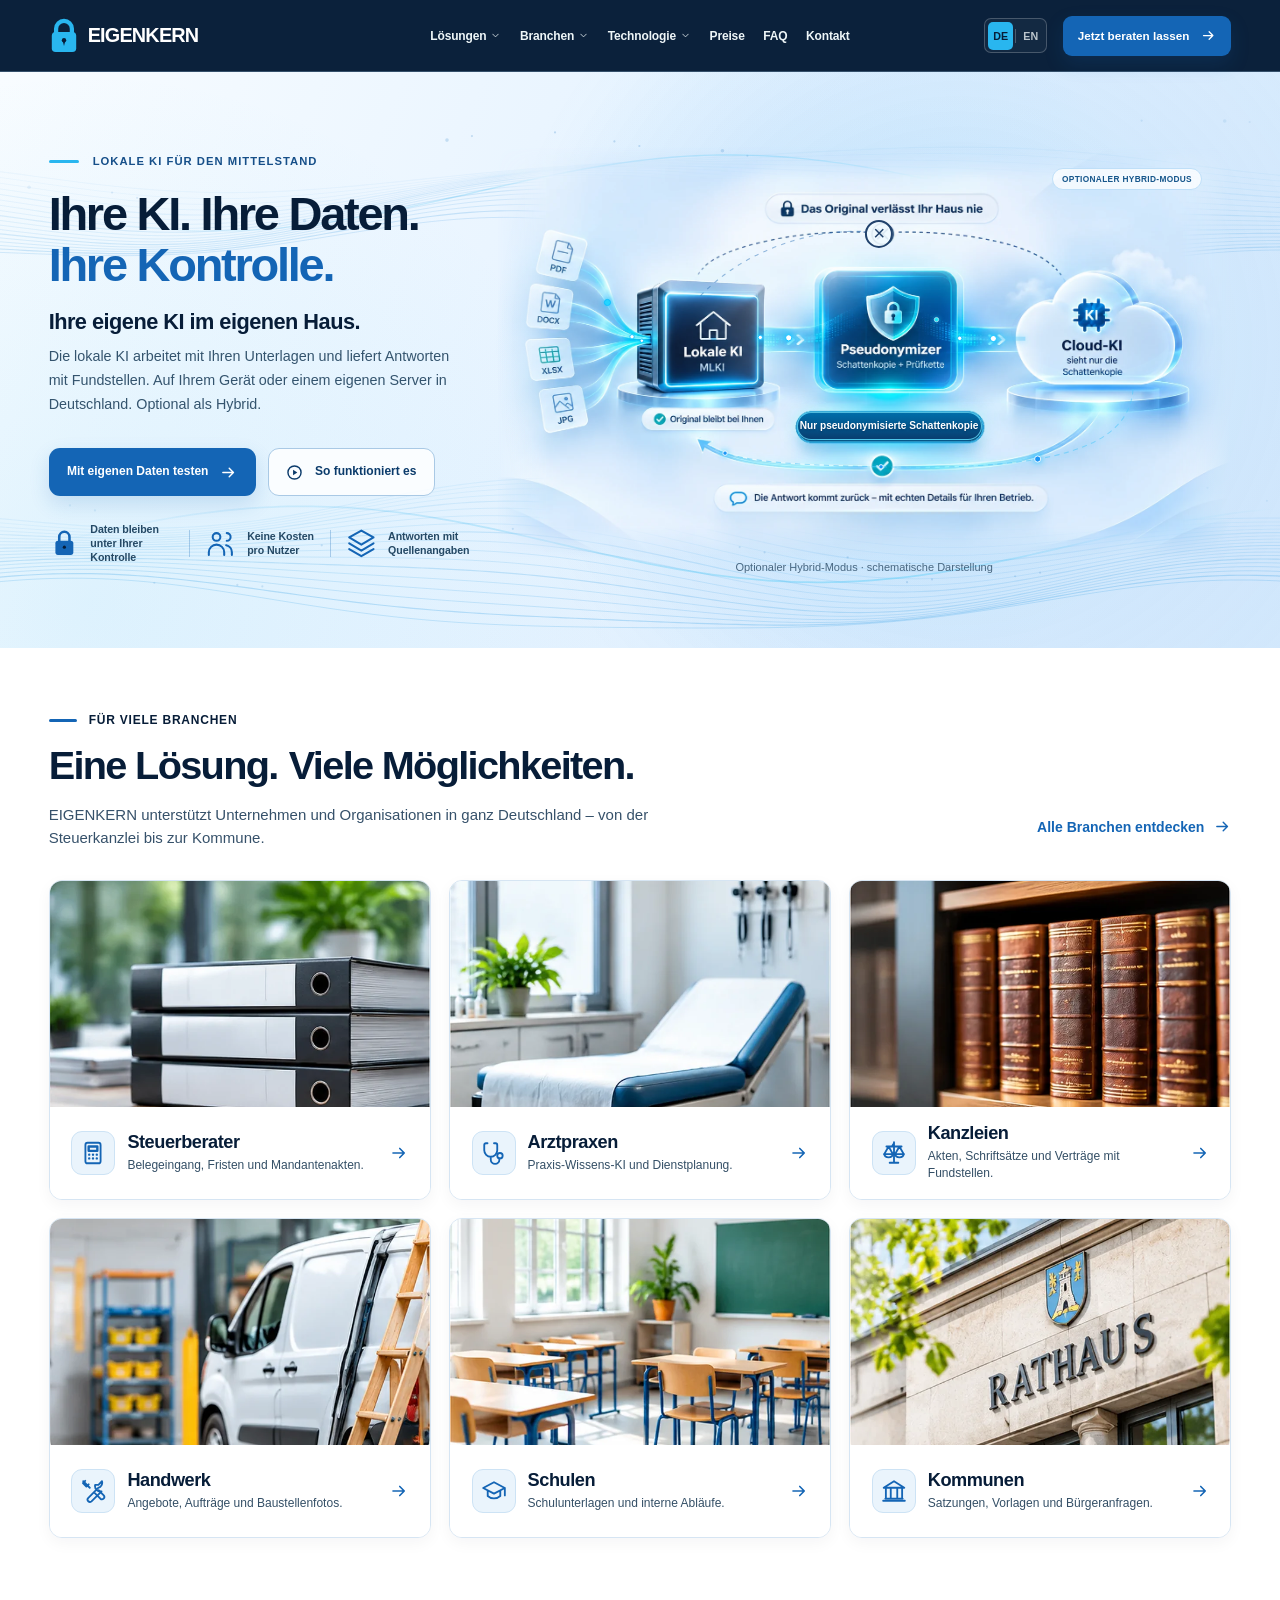
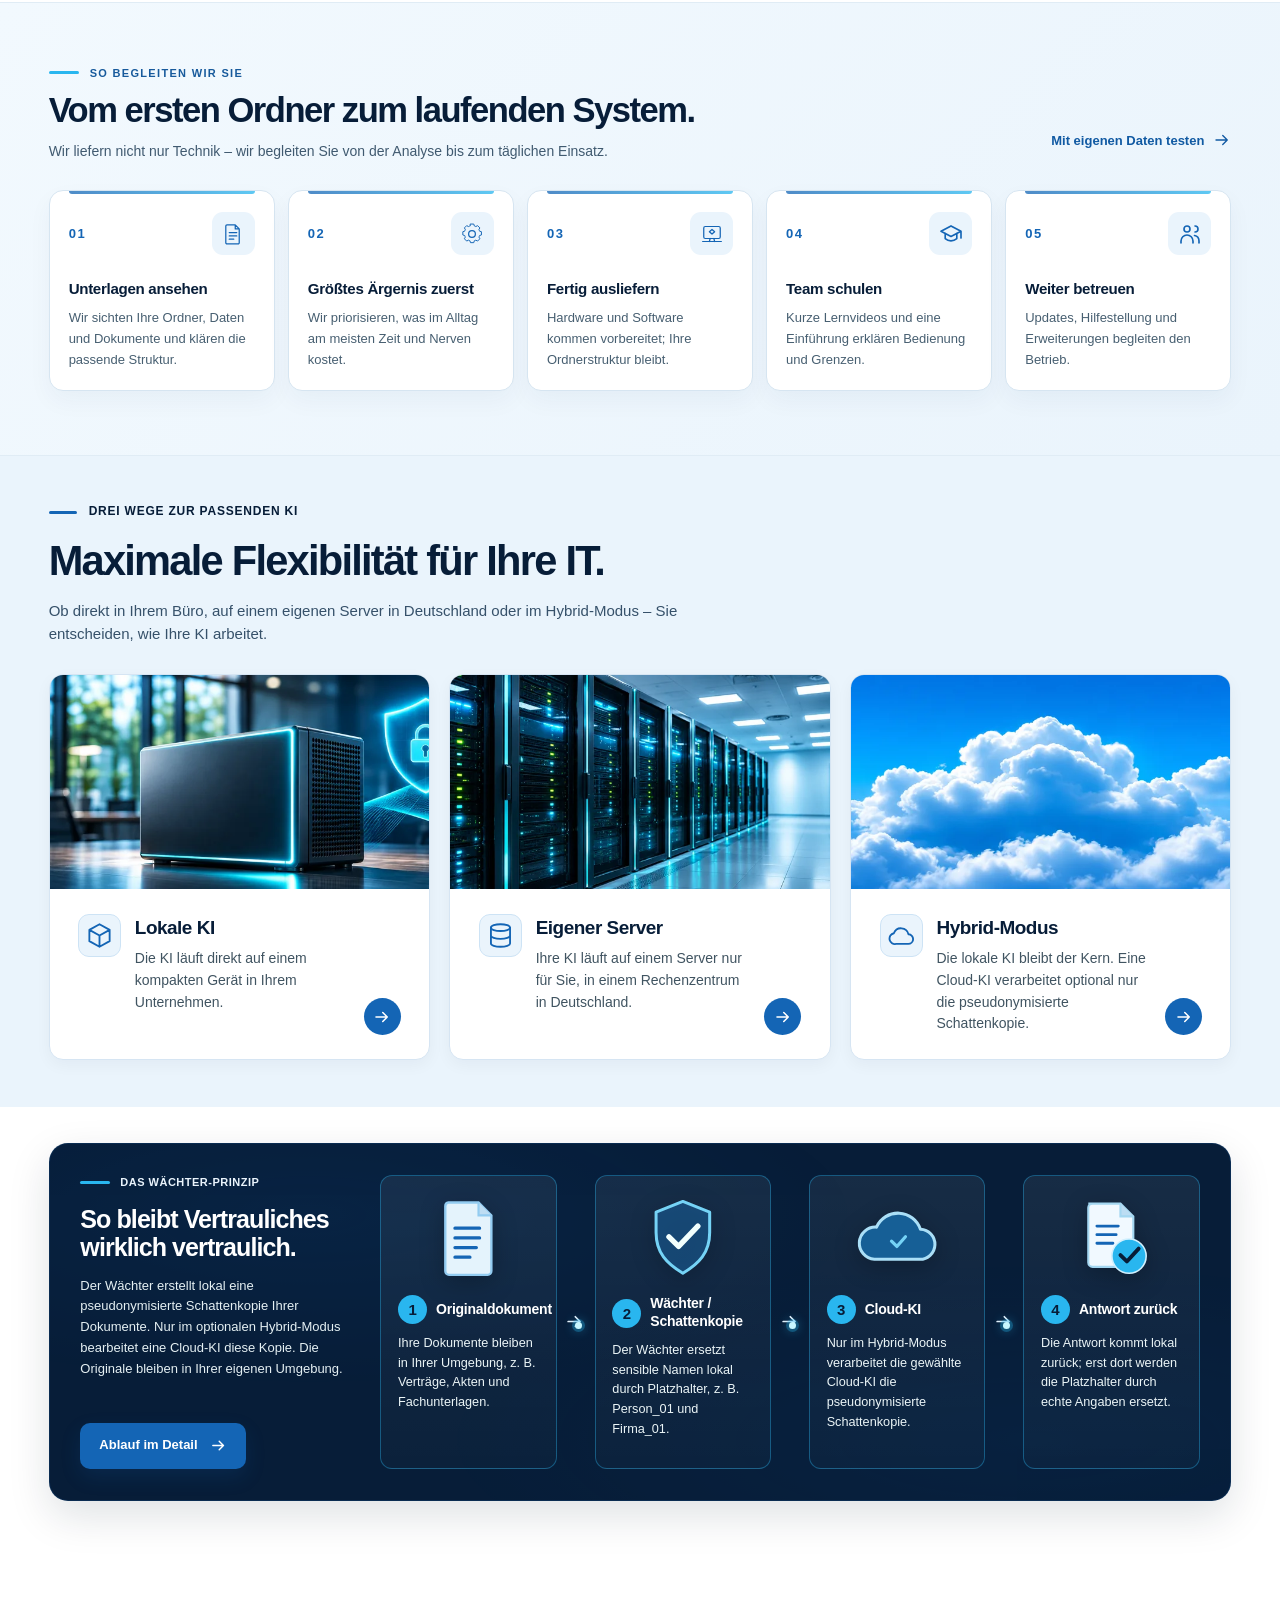
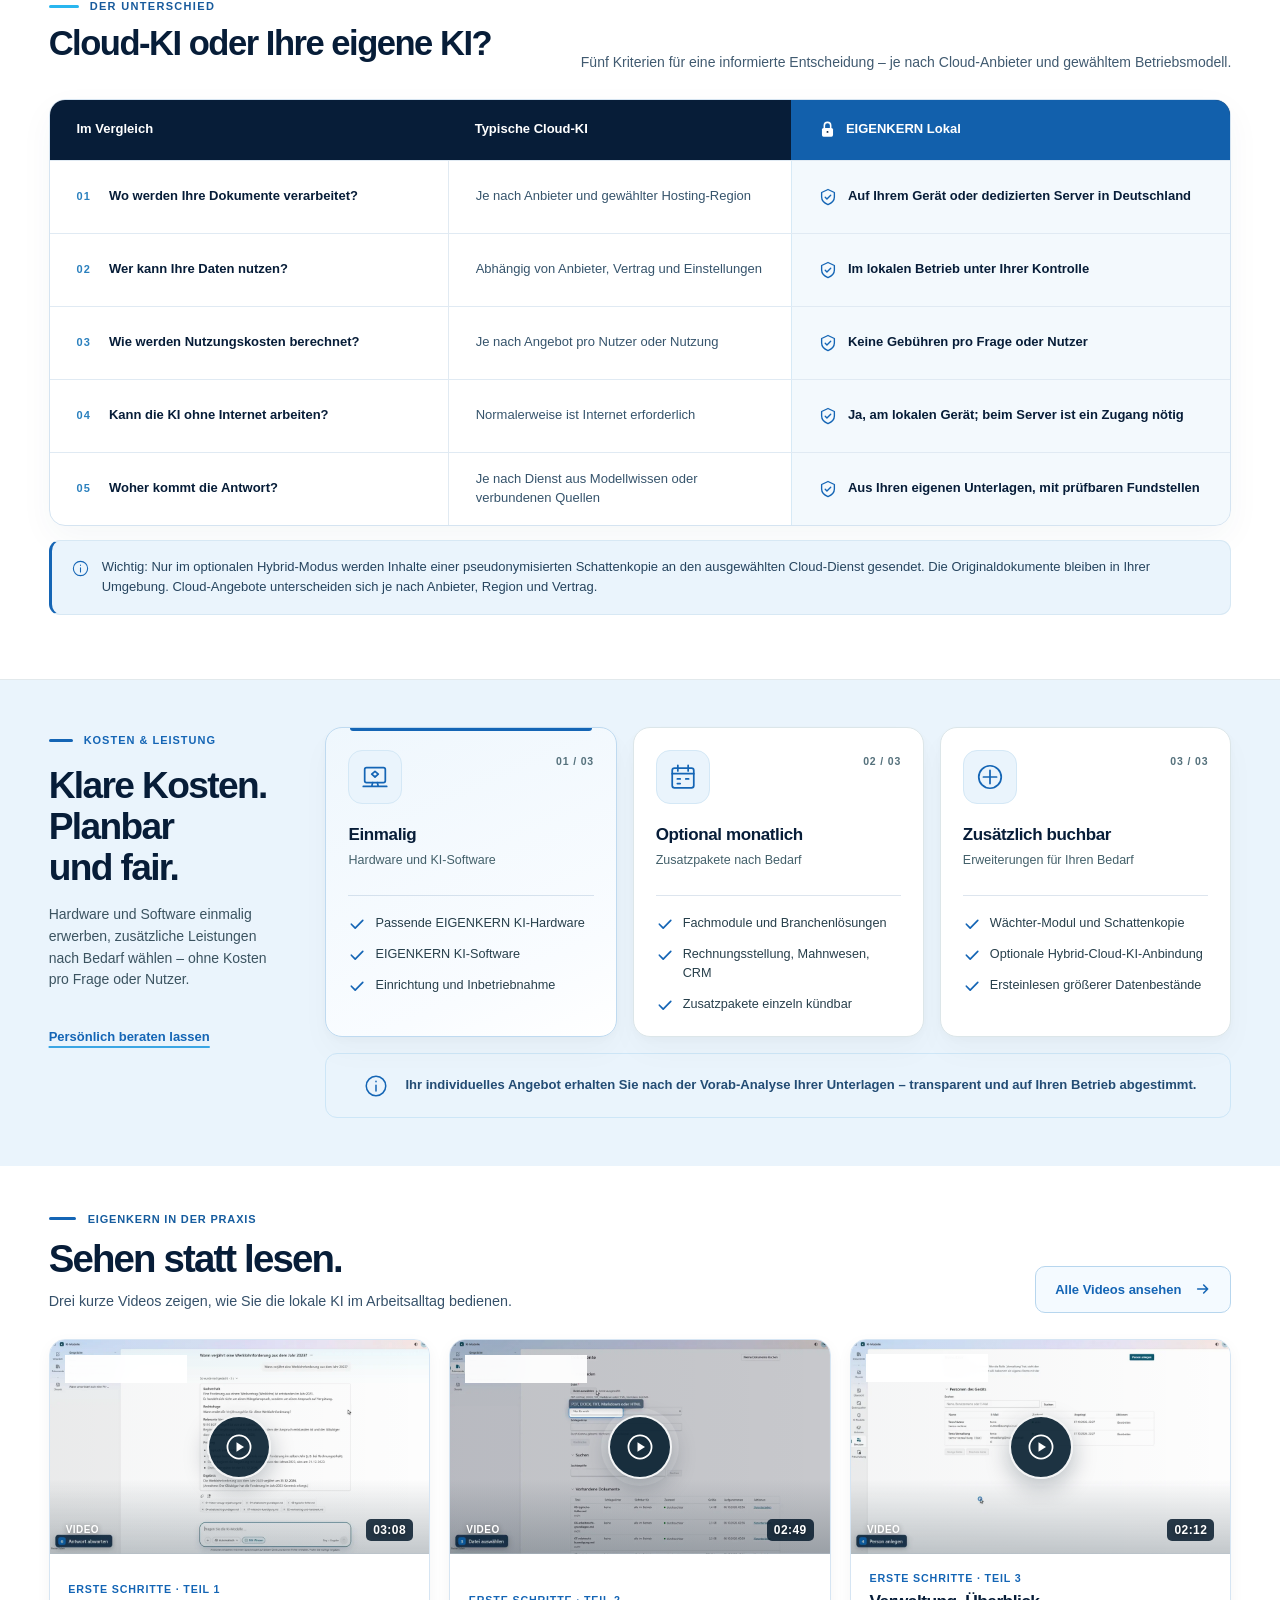
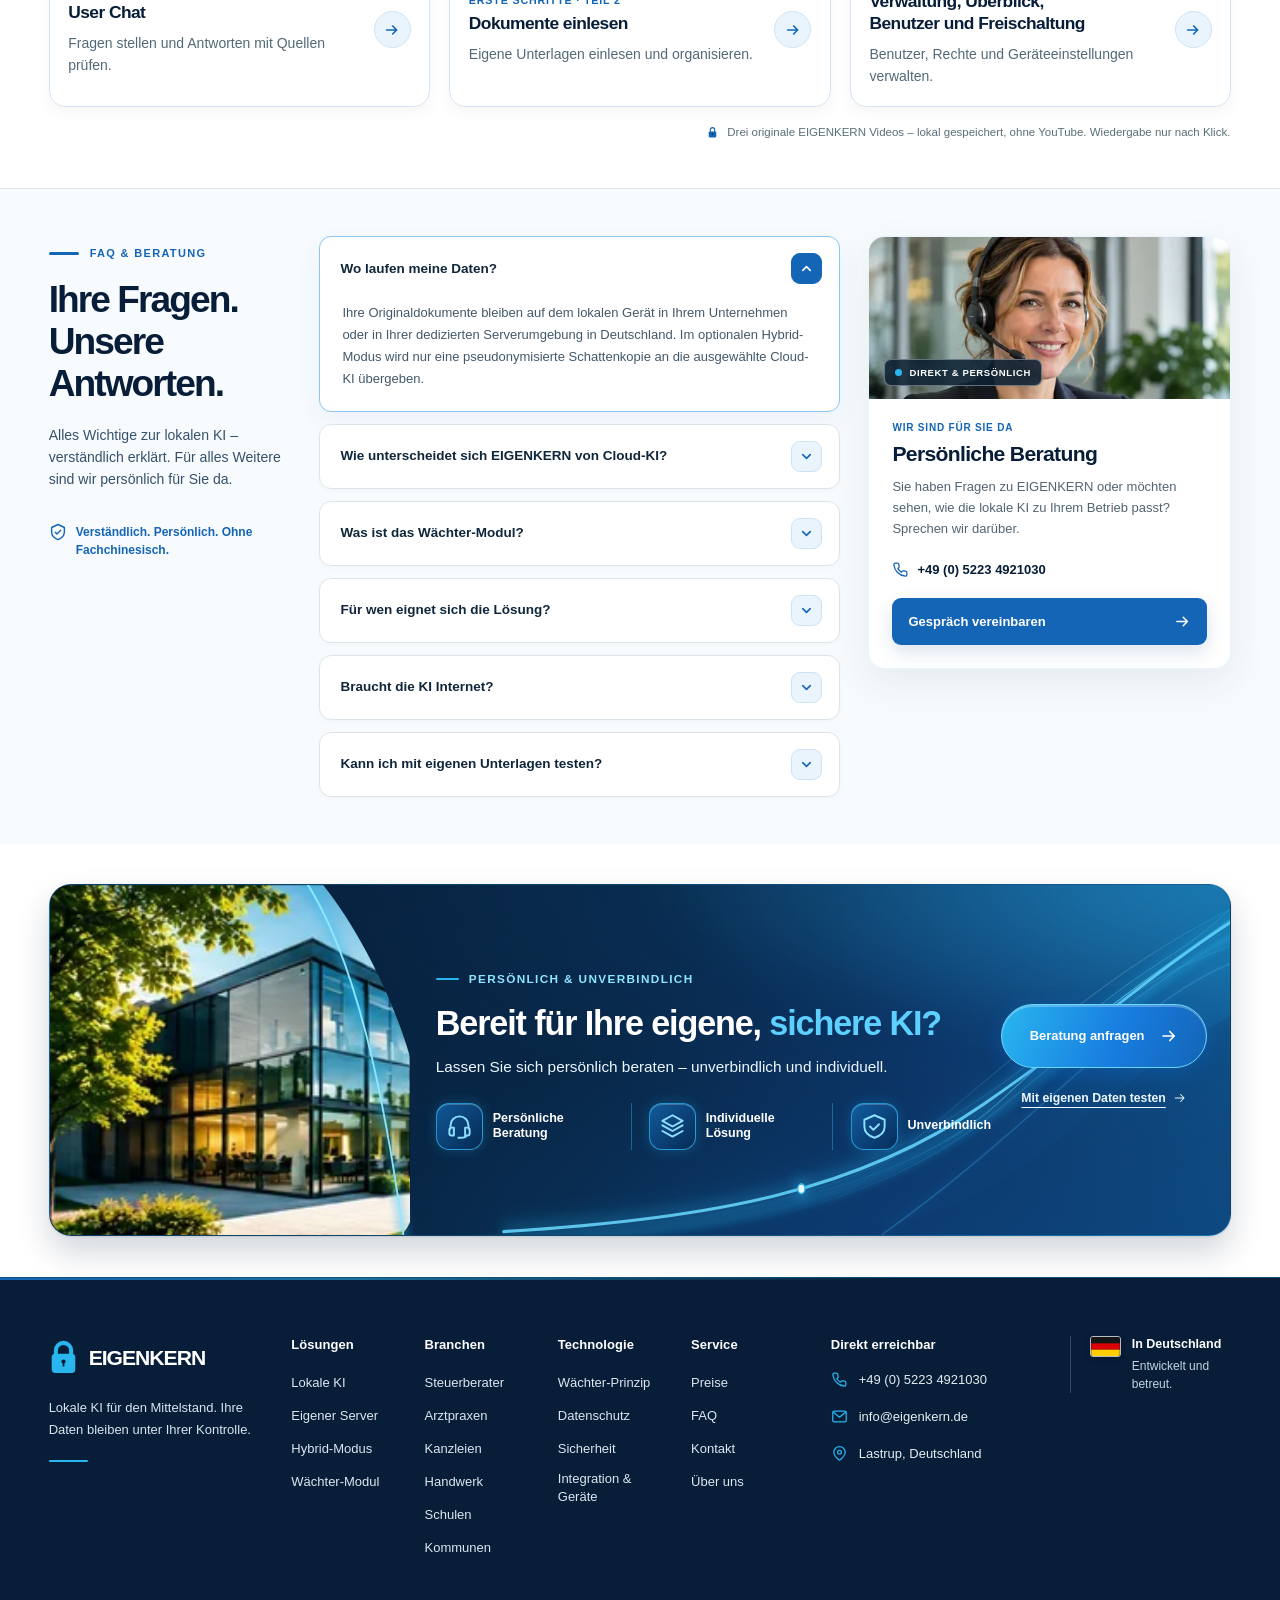
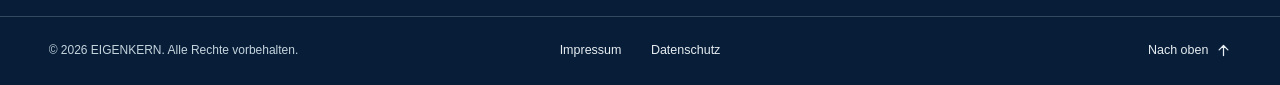
<file: index.html>
<!DOCTYPE html>

<html lang="de">
<head>
<meta charset="utf-8"/>
<meta content="width=device-width, initial-scale=1, viewport-fit=cover" name="viewport"/>
<meta content="#071D38" name="theme-color"/>
<meta content="dark light" name="color-scheme"/>
<meta content="EIGENKERN – lokale KI für Unternehmen. Arbeiten Sie mit Ihren Dokumenten und Fundstellen, ohne Kosten pro Frage oder Nutzer. Im eigenen Haus oder auf dediziertem Server in Deutschland." name="description"/>
<meta content="EIGENKERN – Ihre KI. Ihre Daten. Ihre Kontrolle." property="og:title"/>
<meta content="Lokale KI für den Mittelstand – direkt auf Ihren eigenen Daten." property="og:description"/>
<title>EIGENKERN | Ihre KI. Ihre Daten. Ihre Kontrolle.</title>
<!-- V14: Light Blue refinement, accessible two-action hero, factual copy and performance polish. All media local. -->
<link href="assets/css/style.css" rel="stylesheet"/>
<!-- V16: reference-faithful illustrated Hybrid flow with real SVG motion. -->
<link href="assets/css/hero-animation.css" rel="stylesheet"/>
<link href="assets/css/hero-reference-v16.css" rel="stylesheet"/>
<link href="assets/css/security-cta-v17.css" rel="stylesheet"/>
<link href="assets/css/v18-fixes.css" rel="stylesheet"/>
<!-- V19: Premium blue consultation banner, Wächter workflow, motion-safe text reveals. -->
<link href="assets/css/v19-premium.css" rel="stylesheet"/>
<script defer="" src="assets/js/main.js"></script>
<script defer src="assets/js/hero-animation.js"></script>
<script defer src="assets/js/security-sequence-v17.js"></script>
<script defer src="assets/js/v19-interactions.js"></script>
</head>
<body>
<svg aria-hidden="true" class="icon-defs" focusable="false" xmlns="http://www.w3.org/2000/svg">
<!-- Monochrome, stroke-based vector icons; scalable and retina-independent. -->
<symbol id="icon-lock" viewbox="0 0 24 24"><rect fill="currentColor" height="11" rx="2" stroke="none" width="14" x="5" y="10"></rect><path d="M8 10V7a4 4 0 0 1 8 0v3" fill="none" stroke="currentColor" stroke-linecap="round" stroke-width="2"></path><circle cx="12" cy="15" fill="#071D38" r="1.25" stroke="none"></circle></symbol>
<symbol id="icon-arrow-right" viewbox="0 0 24 24"><path d="M4 12h15m-6-6 6 6-6 6"></path></symbol>
<symbol id="icon-chevron-down" viewbox="0 0 24 24"><path d="m6 9 6 6 6-6"></path></symbol>
<symbol id="icon-phone" viewbox="0 0 24 24"><path d="M21 16.4v3a2 2 0 0 1-2.15 2c-8.66-.75-15.48-7.57-16.23-16.23A2 2 0 0 1 4.62 3h3a2 2 0 0 1 2 1.72l.47 3.13a2 2 0 0 1-.57 1.72L8.17 10.9a16.65 16.65 0 0 0 4.93 4.93l1.32-1.35a2 2 0 0 1 1.72-.57l3.13.47A2 2 0 0 1 21 16.4Z"></path></symbol>
<symbol id="icon-play" viewbox="0 0 24 24"><circle cx="12" cy="12" r="9.25"></circle><path d="m10 8.25 6 3.75-6 3.75Z" fill="currentColor" stroke="none"></path></symbol>
<symbol id="icon-shield-check" viewbox="0 0 24 24"><path d="m12 2 8.5 4v6.1c0 5-3.5 8.1-8.5 10.1-5-2-8.5-5.1-8.5-10.1V6L12 2Z"></path><path d="m8.3 12.3 2.3 2.3 5-5"></path></symbol>
<symbol id="icon-users" viewbox="0 0 24 24"><circle cx="9" cy="7" r="3"></circle><path d="M3 21v-2a6 6 0 0 1 12 0v2"></path><path d="M17 4a3 3 0 0 1 0 6M21 21v-2a5.6 5.6 0 0 0-4.5-5.5"></path></symbol>
<symbol id="icon-layers" viewbox="0 0 24 24"><path d="m12 2 9.5 5.4L12 13 2.5 7.4 12 2Zm-9.5 10L12 17.7 21.5 12M2.5 16.5 12 22l9.5-5.5"></path></symbol>
<symbol id="icon-menu" viewbox="0 0 24 24"><path d="M4 7h16M4 12h16M4 17h16"></path></symbol>
<symbol id="icon-x" viewbox="0 0 24 24"><path d="M5 5 19 19M19 5 5 19"></path></symbol>
<symbol id="icon-external" viewbox="0 0 24 24"><path d="M13 5h6v6M19 5l-9 9"></path><path d="M19 14v5H5V5h5"></path></symbol>
<!-- Industry icons are original, editable SVG strokes (not baked into the photos). -->
<symbol id="icon-calculator" viewbox="0 0 24 24"><rect height="19" rx="2" width="14" x="5" y="2.5"></rect><path d="M8 6h8v4H8zM8.5 13.5h.01M12 13.5h.01M15.5 13.5h.01M8.5 17h.01M12 17h.01M15.5 17h.01" stroke-linecap="round" stroke-width="2.2"></path></symbol>
<symbol id="icon-stethoscope" viewbox="0 0 24 24"><path d="M6 3H4.5a1.5 1.5 0 0 0-1.5 1.5v5a6 6 0 0 0 12 0v-5A1.5 1.5 0 0 0 13.5 3H12M9 15.6V18a4 4 0 0 0 8 0v-1"></path><circle cx="17.5" cy="14.5" r="2.5"></circle></symbol>
<symbol id="icon-scale" viewbox="0 0 24 24"><path d="M12 2v19M5 6h14M7 6l-4 7h8L7 6Zm10 0-4 7h8l-4-7ZM8 21h8M12 3l-2 3"></path><path d="M3 13c.3 2 1.7 3 4 3s3.7-1 4-3M13 13c.3 2 1.7 3 4 3s3.7-1 4-3"></path></symbol>
<symbol id="icon-tools" viewbox="0 0 24 24"><path d="M14 6.3a5 5 0 0 0 5.9 6l-9.3 9.3a2.2 2.2 0 0 1-3.1-3.1l9.3-9.3A5 5 0 0 0 20.3 3L17 6.3 14 6.3Z"></path><path d="m3 3 6 6M4.8 2.6 2.7 4.7l3.2 3.2 2.1-2.1M13.7 14l5.1 5.1a2.2 2.2 0 0 0 3.1-3.1l-4.7-4.7"></path></symbol>
<symbol id="icon-graduation-cap" viewbox="0 0 24 24"><path d="m2 9.2 10-5.3 10 5.3-10 5.2L2 9.2ZM6.2 11.4v5.2c3.3 3 8.2 3 11.6 0v-5.2M22 9.2v6.9"></path></symbol>
<symbol id="icon-landmark" viewbox="0 0 24 24"><path d="m2.5 9 9.5-6 9.5 6H2.5Zm2 0v10M9 9v10m6-10v10m4.5-10v10M2 21h20M4 19h16"></path></symbol>
<!-- Three Ways: original scalable icon outlines (no raster overlays or icon fonts). -->
<symbol id="icon-cube" viewbox="0 0 24 24"><path d="m12 2 9 5-9 5-9-5 9-5Zm-9 5v10l9 5 9-5V7M12 12v10"></path></symbol>
<symbol id="icon-database" viewbox="0 0 24 24"><ellipse cx="12" cy="5" rx="8.5" ry="3"></ellipse><path d="M3.5 5v7c0 1.7 3.8 3 8.5 3s8.5-1.3 8.5-3V5M3.5 12v7c0 1.7 3.8 3 8.5 3s8.5-1.3 8.5-3v-7"></path></symbol>
<symbol id="icon-cloud" viewbox="0 0 24 24"><path d="M7.2 19.5h10.6a4.3 4.3 0 0 0 .4-8.6 6.8 6.8 0 0 0-13-.9A4.8 4.8 0 0 0 7.2 19.5Z"></path></symbol>
<!-- Section 05 — premium benefit icons; inline vector paths remain sharp at all DPRs. -->
<symbol id="icon-benefit-efficient" viewbox="0 0 32 32">
<path d="M13.2 3.5h5.6l.9 3.2a10.2 10.2 0 0 1 2.6 1.1l3-1.6 3.9 3.9-1.6 3a10.1 10.1 0 0 1 1.1 2.6l3.2.9v5.6l-3.2.9a10.1 10.1 0 0 1-1.1 2.6l1.6 3-3.9 3.9-3-1.6a10.1 10.1 0 0 1-2.6 1.1l-.9 3.2h-5.6l-.9-3.2a10.1 10.1 0 0 1-2.6-1.1l-3 1.6-3.9-3.9 1.6-3a10.2 10.2 0 0 1-1.1-2.6l-3.2-.9v-5.6l3.2-.9a10.2 10.2 0 0 1 1.1-2.6l-1.6-3 3.9-3.9 3 1.6a10.2 10.2 0 0 1 2.6-1.1Z" transform="translate(3.7 0) scale(.78)"></path>
<circle cx="16" cy="16" r="4.5"></circle>
</symbol>
<symbol id="icon-benefit-question" viewbox="0 0 32 32">
<circle cx="16" cy="16" r="12"></circle><path d="M10.2 12h11.6M10.2 16h11.6M10.2 20h8.2"></path>
</symbol>
<symbol id="icon-benefit-users" viewbox="0 0 32 32">
<circle cx="12.2" cy="10" r="4"></circle><path d="M3.9 27v-2.2a8.3 8.3 0 0 1 16.6 0V27M23.1 6.5a4 4 0 0 1 0 8M28.4 27v-2.2a7 7 0 0 0-5.9-7.6"></path>
</symbol>
<symbol id="icon-benefit-document" viewbox="0 0 32 32">
<path d="M8 3.8h11l5.3 5.4v18.4a1.5 1.5 0 0 1-1.5 1.5H8a1.6 1.6 0 0 1-1.6-1.6V5.4A1.6 1.6 0 0 1 8 3.8ZM19 3.8v5.4h5.3M11 14.1h10M11 18.5h10M11 22.9h6"></path>
</symbol>
<symbol id="icon-benefit-shield" viewbox="0 0 32 32">
<path d="m16 2.5 11 5.3v8.1c0 7.5-4.6 11.7-11 14-6.4-2.3-11-6.5-11-14V7.8L16 2.5Z"></path><path d="m10.5 16.2 3.7 3.7 7.3-7.5"></path>
</symbol>
<!-- 06 / Costs: original inline vectors; all icons remain sharp on high-DPI screens. -->
<symbol id="icon-cost-hardware" viewbox="0 0 32 32">
<rect height="16" rx="2" width="22" x="5" y="6"></rect><path d="M3.5 26h25M13.5 22l-1 4M18.5 22l1 4M12.5 13l3.5-3 3.5 3-3.5 3-3.5-3Z"></path>
</symbol>
<symbol id="icon-cost-calendar" viewbox="0 0 32 32">
<rect height="21" rx="2.5" width="23" x="4.5" y="6.5"></rect><path d="M4.5 12.5h23M10.5 3.5v6M21.5 3.5v6M10 18h3M19 18h3M10 23h3"></path>
</symbol>
<symbol id="icon-cost-addon" viewbox="0 0 32 32">
<circle cx="16" cy="16" r="12"></circle><path d="M16 9v14M9 16h14"></path>
</symbol>
<symbol id="icon-cost-check" viewbox="0 0 24 24">
<path d="m4.5 12.3 5.1 5.2L19.7 7.2"></path>
</symbol>
<symbol id="icon-cost-info" viewbox="0 0 32 32">
<circle cx="16" cy="16" r="12"></circle><path d="M16 15v7M16 10.1v.6"></path>
</symbol>
<!-- WÄCHTER flow: source-independent crisp vector symbols. Editable via SVG. -->
<symbol id="icon-waechter-document" viewbox="0 0 80 80">
<path d="M21 7h28l12 12v52a3.5 3.5 0 0 1-3.5 3.5h-36A3.5 3.5 0 0 1 18 71V10.5A3.5 3.5 0 0 1 21 7Z" fill="#E4F3FC" stroke="#93CCF1" stroke-width="2.2"></path>
<path d="M49 7v12h12" fill="#BEDDF3" stroke="#93CCF1" stroke-width="2"></path>
<path d="M27 31h23M27 40h23M27 49h20M27 58h14" stroke="#1465B5" stroke-linecap="round" stroke-width="3"></path>
</symbol>
<symbol id="icon-waechter-guardian" viewbox="0 0 80 80">
<path d="M40 6 65 16v19c0 19-10 29-25 38C25 64 15 54 15 35V16L40 6Z" fill="#1A5B94" fill-opacity=".64" stroke="#75D3F6" stroke-linejoin="round" stroke-width="2.8"></path>
<path d="m27 39 9 9 18-19" fill="none" stroke="#f2fffd" stroke-linecap="round" stroke-linejoin="round" stroke-width="5"></path>
</symbol>
<symbol id="icon-waechter-cloud" viewbox="0 0 80 80">
<path d="M19 60h42a14 14 0 0 0 1-28 22 22 0 0 0-41-2A15 15 0 0 0 19 60Z" fill="#165F96" stroke="#AADFF7" stroke-linejoin="round" stroke-width="2.8"></path>
<path d="m35 43 5 5 8-9" fill="none" stroke="#75D3F6" stroke-linecap="round" stroke-linejoin="round" stroke-width="3"></path>
</symbol>
<symbol id="icon-waechter-answer" viewbox="0 0 80 80">
<path d="M18 8h30l12 12v43a4 4 0 0 1-4 4H22a4 4 0 0 1-4-4V12a4 4 0 0 1 4-4Z" fill="#F1F9FF" stroke="#A4D7F1" stroke-width="2"></path>
<path d="M48 8v12h12" fill="#BCDDF3" stroke="#A4D7F1" stroke-width="2"></path>
<path d="M26 29h20M26 37h18M26 45h15" stroke="#1465B5" stroke-linecap="round" stroke-width="2.6"></path>
<circle cx="56" cy="57" fill="#29B6EF" r="16" stroke="#D1F0FE" stroke-width="1.5"></circle>
<path d="m48 56 6 6 11-12" fill="none" stroke="#071D38" stroke-linecap="round" stroke-linejoin="round" stroke-width="3.6"></path>
</symbol>
<!-- Footer icons: inline sprite for sharp 1x / 2x / 3x rendering. -->
<symbol id="icon-email" viewbox="0 0 24 24"><rect height="15" rx="2" width="19" x="2.5" y="4.5"></rect><path d="m3.5 6 8.5 7 8.5-7"></path></symbol>
<symbol id="icon-map-pin" viewbox="0 0 24 24"><path d="M20 10.25c0 5.5-8 11.25-8 11.25S4 15.75 4 10.25a8 8 0 1 1 16 0Z"></path><circle cx="12" cy="10.25" r="2.7"></circle></symbol>
<symbol id="icon-arrow-up" viewbox="0 0 24 24"><path d="M12 20V4m-7 7 7-7 7 7"></path></symbol>
</svg>
<a class="skip-link" data-i18n="skip" href="#main-content">Zum Inhalt springen</a>
<!-- =====================================================================
       HEADER: reusable. Replace the fallback URLs as additional sections are
       implemented. data-section can target a future on-page section by ID.
       ===================================================================== -->
<header class="site-header" id="site-header">
<div class="site-header__inner container-wide">
<a aria-label="EIGENKERN — Startseite" class="brand" href="#hero">
<svg aria-hidden="true" class="brand__icon" viewbox="0 0 30 36" xmlns="http://www.w3.org/2000/svg">
<path d="M7.1 15v-4.2a7.9 7.9 0 0 1 15.8 0V15" fill="none" stroke="#29B6EF" stroke-linecap="round" stroke-width="4.25"></path>
<rect fill="#29B6EF" height="20" rx="3.8" width="24.4" x="2.8" y="14"></rect>
<circle cx="15" cy="22.2" fill="#071D38" r="2.2"></circle>
<path d="m14 24 1 4 1-4" fill="#071D38"></path>
</svg>
<span class="brand__name">EIGENKERN</span>
</a>
<nav aria-label="Hauptnavigation" class="site-nav" id="primary-nav">
<a class="site-nav__link" data-section="solutions" href="#solutions">
<span data-i18n="navSolutions">Lösungen</span>
<svg aria-hidden="true" class="icon icon--chevron"><use href="#icon-chevron-down"></use></svg>
</a>
<a class="site-nav__link" data-section="industries" href="#industries">
<span data-i18n="navIndustries">Branchen</span>
<svg aria-hidden="true" class="icon icon--chevron"><use href="#icon-chevron-down"></use></svg>
</a>
<a class="site-nav__link" data-section="waechter" href="#waechter">
<span data-i18n="navTechnology">Technologie</span>
<svg aria-hidden="true" class="icon icon--chevron"><use href="#icon-chevron-down"></use></svg>
</a>
<a class="site-nav__link" data-i18n="navPricing" data-section="costs" href="#pricing">Preise</a>
<a class="site-nav__link" data-i18n="navFaq" data-section="faq" href="#faq">FAQ</a>
<a class="site-nav__link" data-i18n="navContact" href="https://eigenkern.de/kontakt">Kontakt</a>
</nav>
<div class="site-header__actions">
<a aria-label="EIGENKERN telefonisch kontaktieren" class="header-phone" href="tel:+4952234921030">
<svg aria-hidden="true" class="icon"><use href="#icon-phone"></use></svg>
<span>+49 (0) 5223 4921030</span>
</a>
<!-- Language toggle: German and English, persistent between reloads. -->
<div aria-label="Sprache auswählen" class="language-switch" data-aria-i18n="languageGroup" role="group">
<button aria-pressed="true" class="language-switch__btn is-active" data-lang="de" lang="de" type="button">DE</button>
<span aria-hidden="true" class="language-switch__divider"></span>
<button aria-pressed="false" class="language-switch__btn" data-lang="en" lang="en" type="button">EN</button>
</div>
<a class="button button--primary header-consult" href="https://eigenkern.de/kontakt">
<span data-i18n="consult">Jetzt beraten lassen</span>
<svg aria-hidden="true" class="icon"><use href="#icon-arrow-right"></use></svg>
</a>
<button aria-controls="primary-nav" aria-expanded="false" aria-label="Menü öffnen" class="menu-toggle" data-aria-i18n="openMenu" id="menu-toggle" type="button">
<svg aria-hidden="true" class="icon icon--menu"><use href="#icon-menu"></use></svg>
<svg aria-hidden="true" class="icon icon--close"><use href="#icon-x"></use></svg>
</button>
</div>
</div>
</header>
<main id="main-content">
<!-- =====================================================================
         SECTION 01 / HERO (standalone, future sections to be appended below).
         Text remains editable and independent from photographic artwork.
         ===================================================================== -->
<section aria-labelledby="hero-title" class="hero" id="hero">
<!-- Entire hero background: lightweight, mouse-reactive canvas. No remote assets. -->
<canvas class="ek-hero-waves" id="ek-hero-waves" aria-hidden="true"></canvas>
<div class="ek-hero-glow" aria-hidden="true"></div>
<div class="hero__inner container-wide">
<div class="hero__content">
<p class="hero__eyebrow">
<span aria-hidden="true" class="eyebrow-line"></span>
<span data-i18n="eyebrow">LOKALE KI FÜR DEN MITTELSTAND</span>
</p>
<h1 class="hero__title" id="hero-title">
<span class="hero__title-first" data-i18n="headlineFirst">Ihre KI. Ihre Daten.</span>
<span class="hero__title-accent" data-i18n="headlineSecond">Ihre Kontrolle.</span>
</h1>
<p class="hero__subtitle" data-i18n="subtitle">Ihre eigene KI im eigenen Haus.</p>
<p class="hero__description" data-i18n="description">Die lokale KI arbeitet mit Ihren Unterlagen und liefert Antworten mit Fundstellen. Auf Ihrem Gerät oder einem eigenen Server in Deutschland. Optional als Hybrid.</p>
<div class="hero__buttons">
<!-- V14: Two clear actions; no duplicate trial link below the buttons. -->
<a class="button button--primary button--hero" href="https://eigenkern.de/testen" rel="noopener noreferrer" target="_blank">
<span data-i18n="discover">Mit eigenen Daten testen</span>
<svg aria-hidden="true" class="icon"><use href="#icon-arrow-right"></use></svg>
</a>
<a class="button button--outline button--hero" data-section="onboarding" href="#onboarding">
<svg aria-hidden="true" class="icon icon--play"><use href="#icon-play"></use></svg>
<span data-i18n="video">So funktioniert es</span>
</a>
</div>
<ul aria-label="Vorteile auf einen Blick" class="hero__trust" data-aria-i18n="trustGroup">
<li class="hero__trust-item">
<svg aria-hidden="true" class="icon icon--trust"><use href="#icon-lock"></use></svg>
<span data-i18n="trustData">Daten bleiben<br/>unter Ihrer Kontrolle</span>
</li>
<li class="hero__trust-item">
<svg aria-hidden="true" class="icon icon--trust"><use href="#icon-users"></use></svg>
<span data-i18n="trustFees">Keine Kosten<br/>pro Nutzer</span>
</li>
<li class="hero__trust-item">
<svg aria-hidden="true" class="icon icon--trust"><use href="#icon-layers"></use></svg>
<span data-i18n="trustSources">Antworten mit<br/>Quellenangaben</span>
</li>
</ul>
</div>
<!-- V16 / REFERENCE-FAITHFUL ANIMATED HYBRID ILLUSTRATION
  Visual artwork is the user-approved reference, compressed as a local WebP.
  Light paths, forward/return particles, processing glow and pointer response
  are separate live SVG/CSS/JS layers; this is NOT a motionless hero image.
  The original reference's unverified 0.00% claim has been removed from the artwork.
  All other homepage sections, HTML copy and real videos are unchanged. -->
<div class="ek-flow ek-ref-flow" id="ek-flow" role="img" data-aria-i18n="flowAccessible"
     aria-label="Optionaler Hybrid-Modus: Originaldokumente bleiben lokal, der Wächter erzeugt eine pseudonymisierte Kopie. Nur diese Kopie wird zur Cloud-KI übertragen, die Antwort wird lokal zugeordnet.">
  <div class="ek-ref-flow__viewport" tabindex="0" aria-label="Interaktiver Datenfluss; auf kleinen Bildschirmen horizontal verschieben" data-aria-i18n="flowRefViewportAria">
    <div class="ek-ref-flow__stage">
      <img class="ek-ref-flow__art" src="assets/images/hero-hybrid-reference-v16.webp" width="1678" height="937"
           loading="eager" decoding="async" fetchpriority="high" alt="" draggable="false" />
      <span class="ek-ref-flow__sheen ek-ref-flow__sheen--device" aria-hidden="true"></span>
      <span class="ek-ref-flow__sheen ek-ref-flow__sheen--guardian" aria-hidden="true"></span>
      <span class="ek-ref-flow__sheen ek-ref-flow__sheen--cloud" aria-hidden="true"></span>
      <span class="ek-ref-flow__file-pulse ek-ref-flow__file-pulse--a" aria-hidden="true"></span>
      <span class="ek-ref-flow__file-pulse ek-ref-flow__file-pulse--b" aria-hidden="true"></span>
      <span class="ek-ref-flow__file-pulse ek-ref-flow__file-pulse--c" aria-hidden="true"></span>
      <span class="ek-ref-flow__file-pulse ek-ref-flow__file-pulse--d" aria-hidden="true"></span>
      <!-- Overlay coordinates use the ORIGINAL illustration's exact 1678 × 937 canvas. -->
      <svg class="ek-flow__paths ek-ref-flow__paths" viewBox="0 0 1678 937" preserveAspectRatio="xMidYMid meet" aria-hidden="true" focusable="false">
        <defs>
          <path id="ek-ref-in-pdf" d="M 176 267 C 237 267 252 426 337 427" />
          <path id="ek-ref-in-doc" d="M 156 375 C 249 365 268 438 337 438" />
          <path id="ek-ref-in-sheet" d="M 151 491 C 258 504 267 446 337 442" />
          <path id="ek-ref-forward-a" d="M 598 435 C 646 436 681 436 728 436" />
          <path id="ek-ref-forward-b" d="M 1053 437 C 1103 437 1145 438 1207 438" />
          <path id="ek-ref-return" d="M 1453 553 C 1443 690 1264 737 896 731 C 669 726 501 721 464 663" />
          <path id="ek-ref-orbit" d="M 894 316 C 991 316 1010 384 1005 427 C 1000 519 944 541 892 541 C 826 541 792 494 794 427 C 794 360 823 316 894 316 Z" />
          <filter id="ek-ref-ball-glow" x="-300%" y="-300%" width="700%" height="700%"><feGaussianBlur stdDeviation="5"/></filter>
        </defs>
        <!-- Continuous low-opacity light rails enhance the already visible 3D artwork. -->
        <use href="#ek-ref-forward-a" class="ek-ref-flow__rail ek-ref-flow__rail--wide"/>
        <use href="#ek-ref-forward-b" class="ek-ref-flow__rail ek-ref-flow__rail--wide"/>
        <use href="#ek-ref-return" class="ek-ref-flow__rail ek-ref-flow__rail--return"/>
        <!-- V17 ONE 8-SECOND STORY: blocked original → guarded shadow copy → cloud → local answer. -->
        <defs>
          <path id="ek-v17-block-route" d="M 465 340 C 555 244 714 179 870 195"/>
        </defs>
        <path class="ek-v17__blocked-rail" d="M 465 340 C 555 244 714 179 870 195"/>
        <circle class="ek-v17__blocked-dot" r="9">
          <animateMotion dur="8s" repeatCount="indefinite" calcMode="linear" keyPoints="0;1;1" keyTimes="0;.20;1"><mpath href="#ek-v17-block-route"/></animateMotion>
          <animate attributeName="opacity" dur="8s" repeatCount="indefinite" calcMode="discrete" values="1;0;0" keyTimes="0;.205;1"/>
        </circle>
        <!-- A safe, verified-for-illustration path; the actual content is a pseudonymised copy. -->
        <circle class="ek-v17__safe-ball" r="9">
          <animateMotion dur="8s" repeatCount="indefinite" calcMode="linear" keyPoints="0;0;1;1" keyTimes="0;.28;.43;1"><mpath href="#ek-ref-forward-a"/></animateMotion>
          <animate attributeName="opacity" dur="8s" repeatCount="indefinite" values="0;0;1;0;0" keyTimes="0;.27;.3;.44;1"/>
        </circle>
        <circle class="ek-v17__safe-ball" r="9">
          <animateMotion dur="8s" repeatCount="indefinite" calcMode="linear" keyPoints="0;0;1;1" keyTimes="0;.44;.59;1"><mpath href="#ek-ref-forward-b"/></animateMotion>
          <animate attributeName="opacity" dur="8s" repeatCount="indefinite" values="0;0;1;0;0" keyTimes="0;.43;.46;.6;1"/>
        </circle>
        <circle class="ek-v17__return-ball" r="10">
          <animateMotion dur="8s" repeatCount="indefinite" calcMode="linear" keyPoints="0;0;1;1" keyTimes="0;.6;.94;1"><mpath href="#ek-ref-return"/></animateMotion>
          <animate attributeName="opacity" dur="8s" repeatCount="indefinite" values="0;0;1;1;0" keyTimes="0;.59;.62;.92;1"/>
        </circle>

        <!-- Real moving balls travel on the visible user-approved curved routes. -->
        <circle class="ek-ref-flow__ball ek-ref-flow__ball--cyan" r="7"><animateMotion dur="3.3s" repeatCount="indefinite"><mpath href="#ek-ref-in-pdf"/></animateMotion></circle>
        <circle class="ek-ref-flow__ball" r="5"><animateMotion dur="3.5s" repeatCount="indefinite" begin="-1.3s"><mpath href="#ek-ref-in-doc"/></animateMotion></circle>
        <circle class="ek-ref-flow__ball" r="4"><animateMotion dur="3.8s" repeatCount="indefinite" begin="-2.0s"><mpath href="#ek-ref-in-sheet"/></animateMotion></circle>
        <circle class="ek-ref-flow__ball ek-ref-flow__ball--halo" r="16"><animateMotion dur="3.2s" repeatCount="indefinite"><mpath href="#ek-ref-forward-a"/></animateMotion></circle>
        <circle class="ek-ref-flow__ball" r="7"><animateMotion dur="3.2s" repeatCount="indefinite"><mpath href="#ek-ref-forward-a"/></animateMotion></circle>
        <circle class="ek-ref-flow__ball" r="5"><animateMotion dur="3.2s" begin="-1.6s" repeatCount="indefinite"><mpath href="#ek-ref-forward-a"/></animateMotion></circle>
        <circle class="ek-ref-flow__ball ek-ref-flow__ball--halo" r="15"><animateMotion dur="3.2s" repeatCount="indefinite"><mpath href="#ek-ref-forward-b"/></animateMotion></circle>
        <circle class="ek-ref-flow__ball" r="7"><animateMotion dur="3.2s" repeatCount="indefinite"><mpath href="#ek-ref-forward-b"/></animateMotion></circle>
        <circle class="ek-ref-flow__ball" r="5"><animateMotion dur="3.2s" begin="-1.6s" repeatCount="indefinite"><mpath href="#ek-ref-forward-b"/></animateMotion></circle>
        <circle class="ek-ref-flow__ball ek-ref-flow__ball--return" r="7"><animateMotion dur="6.2s" repeatCount="indefinite"><mpath href="#ek-ref-return"/></animateMotion></circle>
        <circle class="ek-ref-flow__ball ek-ref-flow__ball--return" r="5"><animateMotion dur="6.2s" begin="-2.06s" repeatCount="indefinite"><mpath href="#ek-ref-return"/></animateMotion></circle>
        <circle class="ek-ref-flow__ball ek-ref-flow__ball--return" r="5"><animateMotion dur="6.2s" begin="-4.12s" repeatCount="indefinite"><mpath href="#ek-ref-return"/></animateMotion></circle>
        <circle class="ek-ref-flow__ball ek-ref-flow__ball--orbit" r="5"><animateMotion dur="8s" repeatCount="indefinite"><mpath href="#ek-ref-orbit"/></animateMotion></circle>
      </svg>
      <!-- Accessible, editable replacement for the reference's unsupported 0.00% statistic. -->

      <!-- Cross/policy tooltip is real HTML, not part of the raster image. -->
      <button class="ek-v17__cross" type="button" aria-describedby="ek-v17-cross-tip" data-aria-i18n="v17BlockAria" aria-label="Originaldokumente werden nicht direkt an die Cloud übertragen"><span aria-hidden="true">×</span></button>
      <span class="ek-v17__cross-tooltip" id="ek-v17-cross-tip" role="tooltip" data-i18n="v17BlockTooltip">Originaldokumente gehen nie direkt an Cloud-KI.</span>
      <span class="ek-ref-flow__safety" data-i18n="flowRefSafety">Nur pseudonymisierte Schattenkopie</span>
      <span class="ek-ref-flow__mode" data-i18n="flowMode">OPTIONALER HYBRID-MODUS</span>
      <!-- The supplied illustration is German. Cover its static labels with translated
           HTML only in English mode, preserving the exact look in default German. -->
      <span class="ek-ref-flow__translated ek-ref-flow__translated--top" data-i18n="flowOriginalTop">Originals stay in your environment</span>
      <span class="ek-ref-flow__translated ek-ref-flow__translated--local" data-i18n="flowRefLocalEN">Local AI · Original stays here</span>
      <span class="ek-ref-flow__translated ek-ref-flow__translated--guardian" data-i18n="flowRefGuardEN">Pseudonymiser · Shadow copy + checks</span>
      <span class="ek-ref-flow__translated ek-ref-flow__translated--cloud" data-i18n="flowRefCloudEN">Cloud AI · Shadow copy only</span>
      <span class="ek-ref-flow__translated ek-ref-flow__translated--original" data-i18n="flowRefOriginalEN">Original remains with you</span>
      <span class="ek-ref-flow__translated ek-ref-flow__translated--bottom" data-i18n="flowRefAnswerEN">The answer returns; real details restored locally</span>
    </div>
  </div>
  <p class="ek-ref-flow__swipe" data-i18n="flowRefSwipe">← Zum Erkunden wischen →</p>
  <p class="ek-ref-flow__disclaimer" data-i18n="flowNotice">Optionaler Hybrid-Modus · schematische Darstellung</p>
  <ol class="ek-ref-flow__mobile-list" aria-label="Verarbeitungsschritte" data-aria-i18n="flowRefStepsAria">
    <li><span class="ek-ref-flow__number">01</span><span><strong data-i18n="flowLocalTitle">Lokale KI</strong><small data-i18n="flowLocalCopy">Original bleibt bei Ihnen</small></span></li>
    <li><span class="ek-ref-flow__number">02</span><span><strong data-i18n="flowRefGuardTitle">Pseudonymizer</strong><small data-i18n="flowRefGuardCopy">Schattenkopie + Prüfkette</small></span></li>
    <li><span class="ek-ref-flow__number">03</span><span><strong data-i18n="flowCloudTitle">Cloud-KI</strong><small data-i18n="flowCloudCopy">Nur die Schattenkopie</small></span></li>
    <li><span class="ek-ref-flow__number">04</span><span><strong data-i18n="flowRefReturnTitle">Antwort zurück</strong><small data-i18n="flowAnswer">Antwort zurück · Namen lokal wiederhergestellt</small></span></li>
  </ol>
</div>
</div>
</section>
<!-- =====================================================================
         SECTION 02 / INDUSTRIES
         Requested layout: heading / body / CTA ABOVE the photo grid.
         Six photos stay clean: editable SVG icon + title BELOW each image.
         All cards and images are semantic links, language-aware and responsive.
         Uses Odoo-friendly Grid/Flex utilities without framework dependencies.
         ===================================================================== -->
<section aria-labelledby="industries-heading" class="industries" id="industries">
<div class="container-wide">
<div class="industries__intro">
<div class="industries__copy">
<p class="industries__eyebrow"><span aria-hidden="true" class="eyebrow-line"></span><span data-i18n="industryEyebrow">FÜR VIELE BRANCHEN</span></p>
<h2 class="industries__heading" id="industries-heading"><span data-i18n="industryTitleLine1">Eine Lösung.</span><span data-i18n="industryTitleLine2">Viele Möglichkeiten.</span></h2>
<p class="industries__description" data-i18n="industryDescription">EIGENKERN unterstützt Unternehmen und Organisationen in ganz Deutschland – von der Steuerkanzlei bis zur Kommune.</p>
</div>
<a class="industries__all" href="https://eigenkern.de/branchen" rel="noopener noreferrer" target="_blank">
<span data-i18n="industryAll">Alle Branchen entdecken</span>
<svg aria-hidden="true" class="icon"><use href="#icon-arrow-right"></use></svg>
</a>
</div>
<ul aria-label="Branchenübersicht" class="industries__grid" data-aria-i18n="industriesGroup">
<li class="industry-card">
<a aria-label="Steuerberater – Branchenlösung" class="industry-card__link" data-aria-i18n="industryTaxAria" href="https://eigenkern.de/steuer" rel="noopener noreferrer" target="_blank">
<div class="industry-card__media">
<img alt="Ordner und Akten auf einem Schreibtisch für Steuerberater" class="industry-card__image" data-alt-i18n="industryTaxAlt" decoding="async" height="700" loading="lazy" sizes="(min-width: 1000px) 30vw, (min-width: 600px) 46vw, 92vw" src="assets/images/industry-01_steuerberater-640.webp" srcset="assets/images/industry-01_steuerberater-640.webp 640w, assets/images/industry-01_steuerberater-1120.webp 1120w" width="1120"/>
</div>
<div class="industry-card__footer"><span class="industry-card__icon"><svg aria-hidden="true" class="icon"><use href="#icon-calculator"></use></svg></span><div class="industry-card__label"><h3 class="industry-card__name" data-i18n="industryTax">Steuerberater</h3><p class="industry-card__use" data-i18n="industryTaxUse">Belegeingang, Fristen und Mandantenakten.</p></div><svg aria-hidden="true" class="industry-card__arrow icon"><use href="#icon-arrow-right"></use></svg></div>
</a>
</li>
<li class="industry-card">
<a aria-label="Arztpraxen – Branchenlösung" class="industry-card__link" data-aria-i18n="industryMedicalAria" href="https://eigenkern.de/aerzte" rel="noopener noreferrer" target="_blank">
<div class="industry-card__media">
<img alt="Moderner medizinischer Behandlungsraum einer Arztpraxis" class="industry-card__image" data-alt-i18n="industryMedicalAlt" decoding="async" height="700" loading="lazy" sizes="(min-width: 1000px) 30vw, (min-width: 600px) 46vw, 92vw" src="assets/images/industry-02_arztpraxen-640.webp" srcset="assets/images/industry-02_arztpraxen-640.webp 640w, assets/images/industry-02_arztpraxen-1120.webp 1120w" width="1120"/>
</div>
<div class="industry-card__footer"><span class="industry-card__icon"><svg aria-hidden="true" class="icon"><use href="#icon-stethoscope"></use></svg></span><div class="industry-card__label"><h3 class="industry-card__name" data-i18n="industryMedical">Arztpraxen</h3><p class="industry-card__use" data-i18n="industryMedicalUse">Praxis-Wissens-KI und Dienstplanung.</p></div><svg aria-hidden="true" class="industry-card__arrow icon"><use href="#icon-arrow-right"></use></svg></div>
</a>
</li>
<li class="industry-card">
<a aria-label="Kanzleien – Branchenübersicht" class="industry-card__link" data-aria-i18n="industryLegalAria" href="https://eigenkern.de/branchen" rel="noopener noreferrer" target="_blank">
<div class="industry-card__media">
<img alt="Fachbücher in einer juristischen Kanzlei" class="industry-card__image" data-alt-i18n="industryLegalAlt" decoding="async" height="700" loading="lazy" sizes="(min-width: 1000px) 30vw, (min-width: 600px) 46vw, 92vw" src="assets/images/industry-03_kanzleien-640.webp" srcset="assets/images/industry-03_kanzleien-640.webp 640w, assets/images/industry-03_kanzleien-1120.webp 1120w" width="1120"/>
</div>
<div class="industry-card__footer"><span class="industry-card__icon"><svg aria-hidden="true" class="icon"><use href="#icon-scale"></use></svg></span><div class="industry-card__label"><h3 class="industry-card__name" data-i18n="industryLegal">Kanzleien</h3><p class="industry-card__use" data-i18n="industryLegalUse">Akten, Schriftsätze und Verträge mit Fundstellen.</p></div><svg aria-hidden="true" class="industry-card__arrow icon"><use href="#icon-arrow-right"></use></svg></div>
</a>
</li>
<li class="industry-card">
<a aria-label="Handwerk – Branchenlösung" class="industry-card__link" data-aria-i18n="industryCraftAria" href="https://eigenkern.de/handwerk" rel="noopener noreferrer" target="_blank">
<div class="industry-card__media">
<img alt="Handwerksbetrieb mit Transportfahrzeug und Werkzeugen" class="industry-card__image" data-alt-i18n="industryCraftAlt" decoding="async" height="700" loading="lazy" sizes="(min-width: 1000px) 30vw, (min-width: 600px) 46vw, 92vw" src="assets/images/industry-04_handwerk-640.webp" srcset="assets/images/industry-04_handwerk-640.webp 640w, assets/images/industry-04_handwerk-1120.webp 1120w" width="1120"/>
</div>
<div class="industry-card__footer"><span class="industry-card__icon"><svg aria-hidden="true" class="icon"><use href="#icon-tools"></use></svg></span><div class="industry-card__label"><h3 class="industry-card__name" data-i18n="industryCraft">Handwerk</h3><p class="industry-card__use" data-i18n="industryCraftUse">Angebote, Aufträge und Baustellenfotos.</p></div><svg aria-hidden="true" class="industry-card__arrow icon"><use href="#icon-arrow-right"></use></svg></div>
</a>
</li>
<li class="industry-card">
<a aria-label="Schulen – Branchenübersicht" class="industry-card__link" data-aria-i18n="industrySchoolsAria" href="https://eigenkern.de/branchen" rel="noopener noreferrer" target="_blank">
<div class="industry-card__media">
<img alt="Helles Klassenzimmer mit Tischen und Schultafel" class="industry-card__image" data-alt-i18n="industrySchoolsAlt" decoding="async" height="700" loading="lazy" sizes="(min-width: 1000px) 30vw, (min-width: 600px) 46vw, 92vw" src="assets/images/industry-05_schulen-640.webp" srcset="assets/images/industry-05_schulen-640.webp 640w, assets/images/industry-05_schulen-1120.webp 1120w" width="1120"/>
</div>
<div class="industry-card__footer"><span class="industry-card__icon"><svg aria-hidden="true" class="icon"><use href="#icon-graduation-cap"></use></svg></span><div class="industry-card__label"><h3 class="industry-card__name" data-i18n="industrySchools">Schulen</h3><p class="industry-card__use" data-i18n="industrySchoolsUse">Schulunterlagen und interne Abläufe.</p></div><svg aria-hidden="true" class="industry-card__arrow icon"><use href="#icon-arrow-right"></use></svg></div>
</a>
</li>
<li class="industry-card">
<a aria-label="Kommunen – Branchenübersicht" class="industry-card__link" data-aria-i18n="industryMunicipalAria" href="https://eigenkern.de/branchen" rel="noopener noreferrer" target="_blank">
<div class="industry-card__media">
<img alt="Fassade eines deutschen Rathauses" class="industry-card__image" data-alt-i18n="industryMunicipalAlt" decoding="async" height="700" loading="lazy" sizes="(min-width: 1000px) 30vw, (min-width: 600px) 46vw, 92vw" src="assets/images/industry-06_kommunen-640.webp" srcset="assets/images/industry-06_kommunen-640.webp 640w, assets/images/industry-06_kommunen-1120.webp 1120w" width="1120"/>
</div>
<div class="industry-card__footer"><span class="industry-card__icon"><svg aria-hidden="true" class="icon"><use href="#icon-landmark"></use></svg></span><div class="industry-card__label"><h3 class="industry-card__name" data-i18n="industryMunicipal">Kommunen</h3><p class="industry-card__use" data-i18n="industryMunicipalUse">Satzungen, Vorlagen und Bürgeranfragen.</p></div><svg aria-hidden="true" class="industry-card__arrow icon"><use href="#icon-arrow-right"></use></svg></div>
</a>
</li>
</ul>
</div>
</section>
<!-- =====================================================================
         SECTION 03 / THREE WAYS: message ABOVE all three cards.
         Each card has: photo first, then separate SVG icon / heading / description
         / forward arrow. All text remains real HTML (never baked into images).
         Friendly to Odoo / Bootstrap 5 custom snippets: Grid + Flex only.
         ===================================================================== -->

<!-- V13 / NEW: Five-step onboarding based on the current official EIGENKERN website. -->
<section id="onboarding" class="onboarding" aria-labelledby="onboarding-heading">
 <div class="container-wide">
  <div class="onboarding__heading-row">
   <div class="onboarding__intro"><p class="onboarding__eyebrow"><span class="eyebrow-line" aria-hidden="true"></span><span data-i18n="onboardEyebrow">SO BEGLEITEN WIR SIE</span></p>
    <h2 id="onboarding-heading" data-i18n="onboardTitle">Vom ersten Ordner zum laufenden System.</h2>
    <p data-i18n="onboardLead">Wir liefern nicht nur Technik – wir begleiten Sie von der Analyse bis zum täglichen Einsatz.</p></div>
   <a class="onboarding__link" href="https://eigenkern.de/testen" target="_blank" rel="noopener noreferrer"><span data-i18n="onboardCta">Mit eigenen Daten testen</span><svg class="icon" aria-hidden="true"><use href="#icon-arrow-right"></use></svg></a>
  </div>
  <ol class="onboarding__steps" aria-label="Fünf Schritte bis zum produktiven Einsatz" data-aria-i18n="onboardAria"><li class="onboarding__step"><div class="onboarding__step-top"><span class="onboarding__number">01</span><span class="onboarding__icon" aria-hidden="true"><svg class="icon"><use href="#icon-benefit-document"></use></svg></span></div><h3 data-i18n="onboardStep1Title">Unterlagen ansehen</h3><p data-i18n="onboardStep1Copy">Wir sichten Ihre Ordner, Daten und Dokumente und klären die passende Struktur.</p></li>
<li class="onboarding__step"><div class="onboarding__step-top"><span class="onboarding__number">02</span><span class="onboarding__icon" aria-hidden="true"><svg class="icon"><use href="#icon-benefit-efficient"></use></svg></span></div><h3 data-i18n="onboardStep2Title">Größtes Ärgernis zuerst</h3><p data-i18n="onboardStep2Copy">Wir priorisieren, was im Alltag am meisten Zeit und Nerven kostet.</p></li>
<li class="onboarding__step"><div class="onboarding__step-top"><span class="onboarding__number">03</span><span class="onboarding__icon" aria-hidden="true"><svg class="icon"><use href="#icon-cost-hardware"></use></svg></span></div><h3 data-i18n="onboardStep3Title">Fertig ausliefern</h3><p data-i18n="onboardStep3Copy">Hardware und Software kommen vorbereitet; Ihre Ordnerstruktur bleibt.</p></li>
<li class="onboarding__step"><div class="onboarding__step-top"><span class="onboarding__number">04</span><span class="onboarding__icon" aria-hidden="true"><svg class="icon"><use href="#icon-graduation-cap"></use></svg></span></div><h3 data-i18n="onboardStep4Title">Team schulen</h3><p data-i18n="onboardStep4Copy">Kurze Lernvideos und Einführung helfen bei Bedienung und Grenzen.</p></li>
<li class="onboarding__step"><div class="onboarding__step-top"><span class="onboarding__number">05</span><span class="onboarding__icon" aria-hidden="true"><svg class="icon"><use href="#icon-users"></use></svg></span></div><h3 data-i18n="onboardStep5Title">Weiter betreuen</h3><p data-i18n="onboardStep5Copy">Updates, Hilfestellung und passende Erweiterungen begleiten den Betrieb.</p></li></ol>
 </div>
</section>
<section aria-labelledby="ways-heading" class="ways" id="solutions">
<div class="container-wide">
<header class="ways__intro">
<p class="ways__eyebrow"><span aria-hidden="true" class="eyebrow-line"></span><span data-i18n="waysEyebrow">DREI WEGE ZUR PASSENDEN KI</span></p>
<h2 class="ways__heading" data-i18n="waysTitle" id="ways-heading">Maximale Flexibilität für Ihre IT.</h2>
<p class="ways__description" data-i18n="waysDescription">Ob direkt in Ihrem Büro, auf einem eigenen Server in Deutschland oder im Hybrid-Modus – Sie entscheiden, wie Ihre KI arbeitet.</p>
</header>
<div aria-label="Drei Betriebsmodelle" class="ways__grid" data-aria-i18n="waysListLabel" role="list">
<article class="ways-card" role="listitem">
<a aria-label="Lokale KI – Details zum Betriebsmodell" class="ways-card__link" data-aria-i18n="waysLocalAria" href="https://eigenkern.de/lokale-ki" rel="noopener noreferrer" target="_blank">
<div class="ways-card__media">
<img alt="Kompakter EIGENKERN KI-Rechner auf einem Schreibtisch" class="ways-card__image" data-alt-i18n="waysLocalAlt" decoding="async" height="675" loading="lazy" sizes="(min-width: 1051px) 31vw, (min-width: 670px) 45vw, 94vw" src="assets/images/ways-local-640.webp" srcset="assets/images/ways-local-640.webp 640w, assets/images/ways-local-1200.webp 1125w" width="1200"/>
</div>
<div class="ways-card__info">
<span aria-hidden="true" class="ways-card__icon"><svg class="icon"><use href="#icon-cube"></use></svg></span>
<div class="ways-card__text">
<h3 class="ways-card__title" data-i18n="waysLocalTitle">Lokale KI</h3>
<p class="ways-card__description" data-i18n="waysLocalDescription">Die KI läuft direkt auf einem kompakten Gerät in Ihrem Unternehmen.</p>
</div>
<span aria-hidden="true" class="ways-card__arrow"><svg class="icon"><use href="#icon-arrow-right"></use></svg></span>
</div>
</a>
</article>
<article class="ways-card" role="listitem">
<a aria-label="Eigener Server – Details zum Betriebsmodell" class="ways-card__link" data-aria-i18n="waysServerAria" href="https://eigenkern.de/lokale-ki" rel="noopener noreferrer" target="_blank">
<div class="ways-card__media">
<img alt="Moderne Serverreihen in einem Rechenzentrum" class="ways-card__image" data-alt-i18n="waysServerAlt" decoding="async" height="675" loading="lazy" sizes="(min-width: 1051px) 31vw, (min-width: 670px) 45vw, 94vw" src="assets/images/ways-server-640.webp" srcset="assets/images/ways-server-640.webp 640w, assets/images/ways-server-1200.webp 1200w" width="1200"/>
</div>
<div class="ways-card__info">
<span aria-hidden="true" class="ways-card__icon"><svg class="icon"><use href="#icon-database"></use></svg></span>
<div class="ways-card__text">
<h3 class="ways-card__title" data-i18n="waysServerTitle">Eigener Server</h3>
<p class="ways-card__description" data-i18n="waysServerDescription">Ihre KI läuft auf einem Server nur für Sie, in einem Rechenzentrum in Deutschland.</p>
</div>
<span aria-hidden="true" class="ways-card__arrow"><svg class="icon"><use href="#icon-arrow-right"></use></svg></span>
</div>
</a>
</article>
<article class="ways-card" role="listitem">
<a aria-label="Hybrid-Modus – Details zum Betriebsmodell" class="ways-card__link" data-aria-i18n="waysHybridAria" href="https://eigenkern.de/lokale-ki" rel="noopener noreferrer" target="_blank">
<div class="ways-card__media">
<img alt="Natürliche weiße Wolken am blauen Himmel als Symbol für den optionalen Hybrid-Modus" class="ways-card__image" data-alt-i18n="waysHybridAlt" decoding="async" height="675" loading="lazy" sizes="(min-width: 1051px) 31vw, (min-width: 670px) 45vw, 94vw" src="assets/images/ways-hybrid-640.webp" srcset="assets/images/ways-hybrid-640.webp 640w, assets/images/ways-hybrid-1200.webp 1200w" width="1200"/>
</div>
<div class="ways-card__info">
<span aria-hidden="true" class="ways-card__icon"><svg class="icon"><use href="#icon-cloud"></use></svg></span>
<div class="ways-card__text">
<h3 class="ways-card__title" data-i18n="waysHybridTitle">Hybrid-Modus</h3>
<p class="ways-card__description" data-i18n="waysHybridDescription">Die lokale KI bleibt der Kern. Eine Cloud-KI verarbeitet optional nur die pseudonymisierte Schattenkopie.</p>
</div>
<span aria-hidden="true" class="ways-card__arrow"><svg class="icon"><use href="#icon-arrow-right"></use></svg></span>
</div>
</a>
</article>
</div>
</div>
</section>
<!-- ====================================================================
         SECTION 04 / DAS WÄCHTER-PRINZIP
         The original remains local. A pseudonymised shadow copy can travel to
         an optional cloud model *only in hybrid mode*. Identifiers are
         reconstructed locally after the cloud reply.
         Four compact, independent SVG cards + an accessible details toggle.
         ==================================================================== -->
<section aria-labelledby="waechter-heading" class="waechter" id="waechter">
<div class="container-wide">
<div class="waechter__panel">
<div class="waechter__intro">
<p class="waechter__eyebrow"><span aria-hidden="true" class="eyebrow-line"></span><span data-i18n="guardEyebrow">DAS WÄCHTER-PRINZIP</span></p>
<h2 class="waechter__heading" data-i18n="guardHeading" id="waechter-heading">So bleibt Vertrauliches wirklich vertraulich.</h2>
<p class="waechter__description" data-i18n="guardLead">Der Wächter erstellt lokal eine pseudonymisierte Schattenkopie Ihrer Dokumente. Nur im optionalen Hybrid-Modus bearbeitet eine Cloud-KI diese Kopie. Die Originale bleiben in Ihrer eigenen Umgebung.</p>
<button aria-controls="waechter-detail" aria-expanded="false" class="button button--primary waechter__action" id="waechter-toggle" type="button">
<span data-i18n="guardButton">Ablauf im Detail</span>
<svg aria-hidden="true" class="icon"><use href="#icon-arrow-right"></use></svg>
</button>
</div>
<ol aria-label="Datenschutzablauf in vier Schritten" class="waechter__steps" data-aria-i18n="guardStepsLabel">
<li class="waechter-step">
<div aria-hidden="true" class="waechter-step__visual"><svg class="waechter-step__image"><use href="#icon-waechter-document"></use></svg></div>
<div class="waechter-step__title-row"><span class="waechter-step__number">1</span><h3 data-i18n="guardStep1Title">Originaldokument</h3></div>
<p class="waechter-step__copy" data-i18n="guardStep1Body">Ihre Dokumente bleiben in Ihrer Umgebung, z. B. Verträge, Akten und Fachunterlagen.</p>
<span aria-hidden="true" class="waechter-step__connector"><svg class="icon"><use href="#icon-arrow-right"></use></svg></span>
</li>
<li class="waechter-step">
<div aria-hidden="true" class="waechter-step__visual"><svg class="waechter-step__image"><use href="#icon-waechter-guardian"></use></svg></div>
<div class="waechter-step__title-row"><span class="waechter-step__number">2</span><h3 data-i18n="guardStep2Title">Wächter / Schattenkopie</h3></div>
<p class="waechter-step__copy" data-i18n="guardStep2Body">Der Wächter ersetzt sensible Namen lokal durch Platzhalter, z. B. Person_01 und Firma_01.</p>
<span aria-hidden="true" class="waechter-step__connector"><svg class="icon"><use href="#icon-arrow-right"></use></svg></span>
</li>
<li class="waechter-step">
<div aria-hidden="true" class="waechter-step__visual"><svg class="waechter-step__image"><use href="#icon-waechter-cloud"></use></svg></div>
<div class="waechter-step__title-row"><span class="waechter-step__number">3</span><h3 data-i18n="guardStep3Title">Cloud-KI</h3></div>
<p class="waechter-step__copy" data-i18n="guardStep3Body">Nur im Hybrid-Modus verarbeitet die gewählte Cloud-KI die pseudonymisierte Schattenkopie.</p>
<span aria-hidden="true" class="waechter-step__connector"><svg class="icon"><use href="#icon-arrow-right"></use></svg></span>
</li>
<li class="waechter-step">
<div aria-hidden="true" class="waechter-step__visual"><svg class="waechter-step__image"><use href="#icon-waechter-answer"></use></svg></div>
<div class="waechter-step__title-row"><span class="waechter-step__number">4</span><h3 data-i18n="guardStep4Title">Antwort zurück</h3></div>
<p class="waechter-step__copy" data-i18n="guardStep4Body">Die Antwort kommt lokal zurück; erst dort werden die Platzhalter durch echte Angaben ersetzt.</p>
</li>
</ol>
<div class="waechter__detail" hidden="" id="waechter-detail">
<h3 data-i18n="guardDetailTitle">Was bedeutet das für Ihre Daten?</h3>
<p data-i18n="guardDetailBody">Ihre Originaldateien werden für den optionalen Cloud-Schritt nicht als Original an den Cloud-Dienst übertragen. Stattdessen erstellt der Wächter lokal eine pseudonymisierte Schattenkopie. Die Zuordnung von Platzhaltern zu echten Namen verbleibt in Ihrer Umgebung.</p>
</div>
</div>
</div>
</section>
<!-- ====================================================================
         SECTION 05 / BENEFITS — refined editorial card rail.
         - Five equal benefits in a single desktop row, never linked falsely.
         - SVG icon and all copy are independent, editable HTML elements.
         - Simple semantic list, no additional JS/third-party dependencies.
         - Responsive 3/2/1 columns with compact row layout on mobile.
         ==================================================================== -->
<!-- V13 / CLOUD VS LOCAL. High-value comparison replaces repetitive benefit cards. -->
<section id="vergleich" class="comparison" aria-labelledby="comparison-heading"><div class="container-wide">
 <div class="comparison__intro"><div><p class="comparison__eyebrow"><span class="eyebrow-line" aria-hidden="true"></span><span data-i18n="compareEyebrow">DER UNTERSCHIED</span></p>
 <h2 id="comparison-heading" data-i18n="compareTitle">Cloud-KI oder Ihre eigene KI?</h2></div>
 <p data-i18n="compareLead">Fünf Kriterien für eine informierte Entscheidung – je nach Cloud-Anbieter und gewähltem Betriebsmodell.</p></div>
 <div class="comparison__table" role="table" aria-label="Cloud-KI im Vergleich zu lokaler EIGENKERN KI" data-aria-i18n="compareAria">
 <div class="comparison__head" role="row"><span role="columnheader" data-i18n="compareQuestionHeader">Im Vergleich</span><span role="columnheader" data-i18n="compareCloudHeader">Typische Cloud-KI</span><span role="columnheader"><svg class="icon" aria-hidden="true"><use href="#icon-lock"></use></svg><span data-i18n="compareLocalHeader">EIGENKERN Lokal</span></span></div>
 <div class="comparison__row" role="row"><div class="comparison__question" role="rowheader"><span>01</span><strong data-i18n="compareQ1">Wo werden Ihre Dokumente verarbeitet?</strong></div><div class="comparison__cloud" role="cell"><span class="comparison__mobile-label" data-i18n="compareCloudHeader">Typische Cloud-KI</span><span data-i18n="compareCloud1">Je nach Anbieter und gewählter Hosting-Region</span></div><div class="comparison__local" role="cell"><span class="comparison__mobile-label" data-i18n="compareLocalHeader">EIGENKERN Lokal</span><svg class="icon" aria-hidden="true"><use href="#icon-shield-check"></use></svg><span data-i18n="compareLocal1">Auf Ihrem Gerät oder dedizierten Server in Deutschland</span></div></div>
<div class="comparison__row" role="row"><div class="comparison__question" role="rowheader"><span>02</span><strong data-i18n="compareQ2">Wer kann Ihre Daten nutzen?</strong></div><div class="comparison__cloud" role="cell"><span class="comparison__mobile-label" data-i18n="compareCloudHeader">Typische Cloud-KI</span><span data-i18n="compareCloud2">Abhängig von Anbieter, Vertrag und Einstellungen</span></div><div class="comparison__local" role="cell"><span class="comparison__mobile-label" data-i18n="compareLocalHeader">EIGENKERN Lokal</span><svg class="icon" aria-hidden="true"><use href="#icon-shield-check"></use></svg><span data-i18n="compareLocal2">Im lokalen Betrieb unter Ihrer Kontrolle</span></div></div>
<div class="comparison__row" role="row"><div class="comparison__question" role="rowheader"><span>03</span><strong data-i18n="compareQ3">Wie werden Nutzungskosten berechnet?</strong></div><div class="comparison__cloud" role="cell"><span class="comparison__mobile-label" data-i18n="compareCloudHeader">Typische Cloud-KI</span><span data-i18n="compareCloud3">Je nach Angebot pro Nutzer oder Nutzung</span></div><div class="comparison__local" role="cell"><span class="comparison__mobile-label" data-i18n="compareLocalHeader">EIGENKERN Lokal</span><svg class="icon" aria-hidden="true"><use href="#icon-shield-check"></use></svg><span data-i18n="compareLocal3">Keine Gebühren pro Frage oder Nutzer</span></div></div>
<div class="comparison__row" role="row"><div class="comparison__question" role="rowheader"><span>04</span><strong data-i18n="compareQ4">Kann die KI ohne Internet arbeiten?</strong></div><div class="comparison__cloud" role="cell"><span class="comparison__mobile-label" data-i18n="compareCloudHeader">Typische Cloud-KI</span><span data-i18n="compareCloud4">Normalerweise ist Internet erforderlich</span></div><div class="comparison__local" role="cell"><span class="comparison__mobile-label" data-i18n="compareLocalHeader">EIGENKERN Lokal</span><svg class="icon" aria-hidden="true"><use href="#icon-shield-check"></use></svg><span data-i18n="compareLocal4">Ja, am lokalen Gerät; beim Server ist ein Zugang nötig</span></div></div>
<div class="comparison__row" role="row"><div class="comparison__question" role="rowheader"><span>05</span><strong data-i18n="compareQ5">Woher kommt die Antwort?</strong></div><div class="comparison__cloud" role="cell"><span class="comparison__mobile-label" data-i18n="compareCloudHeader">Typische Cloud-KI</span><span data-i18n="compareCloud5">Je nach Dienst aus Modellwissen oder verbundenen Quellen</span></div><div class="comparison__local" role="cell"><span class="comparison__mobile-label" data-i18n="compareLocalHeader">EIGENKERN Lokal</span><svg class="icon" aria-hidden="true"><use href="#icon-shield-check"></use></svg><span data-i18n="compareLocal5">Aus Ihren eigenen Unterlagen, mit prüfbaren Fundstellen</span></div></div></div>
 <div class="comparison__note"><svg class="icon" aria-hidden="true"><use href="#icon-cost-info"></use></svg><p data-i18n="compareNote">Wichtig: Nur im optionalen Hybrid-Modus werden Inhalte einer pseudonymisierten Schattenkopie an den ausgewählten Cloud-Dienst gesendet. Die Originaldokumente bleiben in Ihrer Umgebung. Cloud-Angebote unterscheiden sich je nach Anbieter, Region und Vertrag.</p></div>
 </div></section>
<!-- ====================================================================
         SECTION 06 / KOSTEN & LEISTUNG
         - A one-time purchase is NOT a published price. No invented amounts.
         - Three offer types with equal visual standing, not fake price tiers.
         - Text/icons/checks are individually editable, retina-sharp SVG.
         - Semantic article cards are informational; consultation is a real link.
         - A separate advisory ribbon explains case-by-case quotations.
         ==================================================================== -->
<section aria-labelledby="costs-title" class="costs" id="pricing">
<div class="container-wide">
<div class="costs__layout">
<header class="costs__intro">
<p class="costs__eyebrow"><span aria-hidden="true" class="eyebrow-line"></span><span data-i18n="costsEyebrow">KOSTEN &amp; LEISTUNG</span></p>
<h2 class="costs__title" data-i18n="costsTitle" id="costs-title">Klare Kosten.<br/>Planbar und fair.</h2>
<p class="costs__intro-text" data-i18n="costsLead">Hardware und Software einmalig erwerben, zusätzliche Leistungen nach Bedarf wählen – ohne Kosten pro Frage oder Nutzer.</p>
<a class="costs__consult-link" data-i18n="costsConsult" data-section="contact" href="https://eigenkern.de/kontakt">Persönlich beraten lassen</a>
</header>
<div class="costs__main">
<div aria-label="EIGENKERN Kostenstruktur" class="costs__cards" data-aria-i18n="costsListLabel" role="list">
<article class="cost-card cost-card--primary" role="listitem">
<div class="cost-card__top">
<span aria-hidden="true" class="cost-card__icon"><svg><use href="#icon-cost-hardware"></use></svg></span>
<span aria-hidden="true" class="cost-card__number">01 / 03</span>
</div>
<div class="cost-card__heading">
<h3 data-i18n="costOnceTitle">Einmalig</h3>
<p data-i18n="costOnceSubtitle">Hardware und KI-Software</p>
</div>
<ul class="cost-card__list">
<li><svg aria-hidden="true"><use href="#icon-cost-check"></use></svg><span data-i18n="costOnce1">Passende EIGENKERN KI-Hardware</span></li>
<li><svg aria-hidden="true"><use href="#icon-cost-check"></use></svg><span data-i18n="costOnce2">EIGENKERN KI-Software</span></li>
<li><svg aria-hidden="true"><use href="#icon-cost-check"></use></svg><span data-i18n="costOnce3">Einrichtung und Inbetriebnahme</span></li>
</ul>
</article>
<article class="cost-card" role="listitem">
<div class="cost-card__top">
<span aria-hidden="true" class="cost-card__icon"><svg><use href="#icon-cost-calendar"></use></svg></span>
<span aria-hidden="true" class="cost-card__number">02 / 03</span>
</div>
<div class="cost-card__heading">
<h3 data-i18n="costMonthlyTitle">Optional monatlich</h3>
<p data-i18n="costMonthlySubtitle">Zusatzpakete nach Bedarf</p>
</div>
<ul class="cost-card__list">
<li><svg aria-hidden="true"><use href="#icon-cost-check"></use></svg><span data-i18n="costMonthly1">Fachmodule und Branchenlösungen</span></li>
<li><svg aria-hidden="true"><use href="#icon-cost-check"></use></svg><span data-i18n="costMonthly2">Rechnungsstellung, Mahnwesen, CRM</span></li>
<li><svg aria-hidden="true"><use href="#icon-cost-check"></use></svg><span data-i18n="costMonthly3">Zusatzpakete einzeln kündbar</span></li>
</ul>
</article>
<article class="cost-card" role="listitem">
<div class="cost-card__top">
<span aria-hidden="true" class="cost-card__icon"><svg><use href="#icon-cost-addon"></use></svg></span>
<span aria-hidden="true" class="cost-card__number">03 / 03</span>
</div>
<div class="cost-card__heading">
<h3 data-i18n="costAdditionalTitle">Zusätzlich buchbar</h3>
<p data-i18n="costAdditionalSubtitle">Erweiterungen für Ihren Bedarf</p>
</div>
<ul class="cost-card__list">
<li><svg aria-hidden="true"><use href="#icon-cost-check"></use></svg><span data-i18n="costAdditional1">Wächter-Modul und Schattenkopie</span></li>
<li><svg aria-hidden="true"><use href="#icon-cost-check"></use></svg><span data-i18n="costAdditional2">Optionale Hybrid-Cloud-KI-Anbindung</span></li>
<li><svg aria-hidden="true"><use href="#icon-cost-check"></use></svg><span data-i18n="costAdditional3">Ersteinlesen größerer Datenbestände</span></li>
</ul>
</article>
</div>
<div class="costs__quote-note">
<span aria-hidden="true" class="costs__info-icon"><svg><use href="#icon-cost-info"></use></svg></span>
<p data-i18n="costsQuoteNote">Ihr individuelles Angebot erhalten Sie nach der Vorab-Analyse Ihrer Unterlagen – transparent und auf Ihren Betrieb abgestimmt.</p>
</div>
</div>
</div>
</div>
</section>

<!-- V14 / Videos: user-supplied MP4 files load only when clicked; no autoplay. -->
<section aria-labelledby="ek-videos-title" class="ek-videos" id="videos">
<div class="container-wide">
<header class="ek-videos__heading-row">
<div class="ek-videos__intro">
<p class="ek-videos__eyebrow"><span aria-hidden="true" class="eyebrow-line"></span><span data-i18n="videosEyebrow">EIGENKERN IN DER PRAXIS</span></p>
<h2 class="ek-videos__title" data-i18n="videosHeading" id="ek-videos-title">Sehen statt lesen.</h2>
<p class="ek-videos__lead" data-i18n="videosLead">Drei kurze Videos zeigen, wie Sie die lokale KI im Arbeitsalltag bedienen.</p>
</div>
<a class="ek-videos__all" href="https://eigenkern.de/videos" rel="noopener noreferrer" target="_blank">
<span data-i18n="videosAll">Alle Videos ansehen</span>
<svg aria-hidden="true" class="icon"><use href="#icon-arrow-right"></use></svg>
</a>
</header>
<div aria-label="Drei EIGENKERN Einführungsvideos" class="ek-videos__grid" data-aria-i18n="videosListAria" role="list">
<article class="ek-video-card" role="listitem">
<a aria-label="User Chat – Video hier abspielen" class="ek-video-card__link" data-video-src="assets/videos/user-chat.mp4" data-video-title="User Chat" href="#videos" data-aria-i18n="videoOneAria">
<span class="ek-video-card__media">
<img alt="Originalvideo: EIGENKERN User Chat Oberfläche" class="ek-video-card__poster" decoding="async" height="630" loading="lazy" src="assets/images/user-chat-poster.webp" width="1120" data-alt-i18n="videoOnePoster">
<span aria-hidden="true" class="ek-video-card__top-label"><span class="ek-video-card__status-dot"></span><span data-i18n="videosDemo">PRODUKTDEMO</span></span>
<span aria-hidden="true" class="ek-video-card__play"><svg class="icon"><use href="#icon-play"></use></svg></span>
<span aria-hidden="true" class="ek-video-card__media-footer"><span data-i18n="videosVideo">VIDEO</span><span>03:08</span></span>
</span>
<span class="ek-video-card__content"><span class="ek-video-card__copy"><span class="ek-video-card__eyebrow" data-i18n="videoOneLabel">ERSTE SCHRITTE · TEIL 1</span><span class="ek-video-card__name" data-i18n="videoOneTitle">User Chat</span><span class="ek-video-card__desc" data-i18n="videoOneDesc">Fragen stellen und Antworten mit Quellen prüfen.</span></span><span aria-hidden="true" class="ek-video-card__arrow"><svg class="icon"><use href="#icon-arrow-right"></use></svg></span></span>
</a>
</article>
<article class="ek-video-card" role="listitem">
<a aria-label="Dokumente einlesen – Video hier abspielen" class="ek-video-card__link" data-video-src="assets/videos/dokumente-einlesen.mp4" data-video-title="Dokumente einlesen" href="#videos" data-aria-i18n="videoTwoAria">
<span class="ek-video-card__media">
<img alt="Originalvideo: EIGENKERN Dokumente einlesen" class="ek-video-card__poster" decoding="async" height="630" loading="lazy" src="assets/images/dokumente-einlesen-poster.webp" width="1120" data-alt-i18n="videoTwoPoster">
<span aria-hidden="true" class="ek-video-card__top-label"><span class="ek-video-card__status-dot"></span><span data-i18n="videosDemo">PRODUKTDEMO</span></span>
<span aria-hidden="true" class="ek-video-card__play"><svg class="icon"><use href="#icon-play"></use></svg></span>
<span aria-hidden="true" class="ek-video-card__media-footer"><span data-i18n="videosVideo">VIDEO</span><span>02:49</span></span>
</span>
<span class="ek-video-card__content"><span class="ek-video-card__copy"><span class="ek-video-card__eyebrow" data-i18n="videoTwoLabel">ERSTE SCHRITTE · TEIL 2</span><span class="ek-video-card__name" data-i18n="videoTwoTitle">Dokumente einlesen</span><span class="ek-video-card__desc" data-i18n="videoTwoDesc">Eigene Unterlagen einlesen und organisieren.</span></span><span aria-hidden="true" class="ek-video-card__arrow"><svg class="icon"><use href="#icon-arrow-right"></use></svg></span></span>
</a>
</article>
<article class="ek-video-card" role="listitem">
<a aria-label="Verwaltung und Freischaltung – Video hier abspielen" class="ek-video-card__link" data-video-src="assets/videos/verwaltung-ueberblick.mp4" data-video-title="Verwaltung, Überblick, Benutzer und Freischaltung" href="#videos" data-aria-i18n="videoThreeAria">
<span class="ek-video-card__media">
<img alt="Originalvideo: EIGENKERN Verwaltung und Benutzer" class="ek-video-card__poster" decoding="async" height="630" loading="lazy" src="assets/images/verwaltung-ueberblick-poster.webp" width="1120" data-alt-i18n="videoThreePoster">
<span aria-hidden="true" class="ek-video-card__top-label"><span class="ek-video-card__status-dot"></span><span data-i18n="videosDemo">PRODUKTDEMO</span></span>
<span aria-hidden="true" class="ek-video-card__play"><svg class="icon"><use href="#icon-play"></use></svg></span>
<span aria-hidden="true" class="ek-video-card__media-footer"><span data-i18n="videosVideo">VIDEO</span><span>02:12</span></span>
</span>
<span class="ek-video-card__content"><span class="ek-video-card__copy"><span class="ek-video-card__eyebrow" data-i18n="videoThreeLabel">ERSTE SCHRITTE · TEIL 3</span><span class="ek-video-card__name" data-i18n="videoThreeTitle">Verwaltung, Überblick, Benutzer und Freischaltung</span><span class="ek-video-card__desc" data-i18n="videoThreeDesc">Benutzer, Rechte und Geräteeinstellungen verwalten.</span></span><span aria-hidden="true" class="ek-video-card__arrow"><svg class="icon"><use href="#icon-arrow-right"></use></svg></span></span>
</a>
</article>
</div>
<p class="ek-videos__footnote"><svg aria-hidden="true" class="icon"><use href="#icon-lock"></use></svg><span data-i18n="videosPrivacy">Originale EIGENKERN Produktvideos – lokal eingebunden, ohne YouTube. Wiedergabe nur nach Klick.</span></p>
</div>
</section>
<!-- Optional player for approved first-party MP4s, activated only on click. -->
<dialog aria-labelledby="ek-video-dialog-title" class="ek-video-dialog" id="ek-video-dialog">
<div class="ek-video-dialog__head">
<h2 data-i18n="videoDialogTitle" id="ek-video-dialog-title">EIGENKERN Produktvideo</h2>
<button aria-label="Video schließen" class="ek-video-dialog__close" data-aria-i18n="videoDialogClose" id="ek-video-dialog-close" type="button">
<svg aria-hidden="true" class="icon"><use href="#icon-x"></use></svg>
</button>
</div>
<video class="ek-video-dialog__player" controls="" controlslist="nodownload" disablepictureinpicture="" id="ek-video-player" playsinline="" preload="none"></video>
</dialog>
<!-- =====================================================================
     SECTION 08 / FAQ + PERSONAL CONSULTATION (V8)
     Accessible one-at-a-time accordion. Answers and portrait alt are
     translated with textContent (no injected markup or third-party code).
     Consultation portrait is an illustrative image, NOT identified as an
     EIGENKERN employee. CTA opens the verified official contact page.
     ===================================================================== -->
<section aria-labelledby="ek-faq-title" class="ek-faq" id="faq">
<div class="container-wide">
<div class="ek-faq__layout">
<header class="ek-faq__intro">
<p class="ek-faq__eyebrow"><span aria-hidden="true" class="ek-faq__eyebrow-line"></span><span data-i18n="faqEyebrow">FAQ &amp; BERATUNG</span></p>
<h2 class="ek-faq__title" data-i18n="faqTitle" id="ek-faq-title">Ihre Fragen. <br/>Unsere Antworten.</h2>
<p class="ek-faq__description" data-i18n="faqLead">Alles Wichtige zur lokalen KI – verständlich erklärt. Für alles Weitere sind wir persönlich für Sie da.</p>
<span class="ek-faq__intro-note"><svg aria-hidden="true" class="icon"><use href="#icon-shield-check"></use></svg><span data-i18n="faqTrust">Verständlich. Persönlich. Ohne Fachchinesisch.</span></span>
</header>
<div aria-label="Häufige Fragen" class="ek-faq__accordion" data-aria-i18n="faqAccordionAria">
<article class="ek-faq__item is-open">
<h3 class="ek-faq__question-heading"><button aria-controls="ek-faq-panel-1" aria-expanded="true" class="ek-faq__question" id="ek-faq-trigger-1" type="button"><span class="ek-faq__question-text" data-i18n="faqQ1">Wo laufen meine Daten?</span><span aria-hidden="true" class="ek-faq__toggle-icon"><svg class="icon"><use href="#icon-chevron-down"></use></svg></span></button></h3>
<div aria-labelledby="ek-faq-trigger-1" class="ek-faq__answer" id="ek-faq-panel-1" role="region"><p data-i18n="faqA1">Ihre Originaldokumente bleiben auf dem lokalen Gerät in Ihrem Unternehmen oder in Ihrer dedizierten Serverumgebung in Deutschland. Im optionalen Hybrid-Modus wird nur eine pseudonymisierte Schattenkopie an die ausgewählte Cloud-KI übergeben.</p></div>
</article>
<article class="ek-faq__item">
<h3 class="ek-faq__question-heading"><button aria-controls="ek-faq-panel-2" aria-expanded="false" class="ek-faq__question" id="ek-faq-trigger-2" type="button"><span class="ek-faq__question-text" data-i18n="faqQ2">Wie unterscheidet sich EIGENKERN von Cloud-KI?</span><span aria-hidden="true" class="ek-faq__toggle-icon"><svg class="icon"><use href="#icon-chevron-down"></use></svg></span></button></h3>
<div aria-labelledby="ek-faq-trigger-2" class="ek-faq__answer" hidden="" id="ek-faq-panel-2" role="region"><p data-i18n="faqA2">Die lokale KI verarbeitet Ihre eigenen Unterlagen in einer von Ihnen kontrollierten Umgebung und zeigt die Fundstellen ihrer Antworten. Anders als bei vielen Cloud-Angeboten entstehen keine separaten Gebühren pro Frage oder Nutzer.</p></div>
</article>
<article class="ek-faq__item">
<h3 class="ek-faq__question-heading"><button aria-controls="ek-faq-panel-3" aria-expanded="false" class="ek-faq__question" id="ek-faq-trigger-3" type="button"><span class="ek-faq__question-text" data-i18n="faqQ3">Was ist das Wächter-Modul?</span><span aria-hidden="true" class="ek-faq__toggle-icon"><svg class="icon"><use href="#icon-chevron-down"></use></svg></span></button></h3>
<div aria-labelledby="ek-faq-trigger-3" class="ek-faq__answer" hidden="" id="ek-faq-panel-3" role="region"><p data-i18n="faqA3">Der Wächter ersetzt vertrauliche Angaben durch Platzhalter und erstellt eine Schattenkopie. Nur diese kann im Hybrid-Modus an eine Cloud-KI gesendet werden. Nach der Antwort werden die echten Angaben lokal wieder eingesetzt.</p></div>
</article>
<article class="ek-faq__item">
<h3 class="ek-faq__question-heading"><button aria-controls="ek-faq-panel-4" aria-expanded="false" class="ek-faq__question" id="ek-faq-trigger-4" type="button"><span class="ek-faq__question-text" data-i18n="faqQ4">Für wen eignet sich die Lösung?</span><span aria-hidden="true" class="ek-faq__toggle-icon"><svg class="icon"><use href="#icon-chevron-down"></use></svg></span></button></h3>
<div aria-labelledby="ek-faq-trigger-4" class="ek-faq__answer" hidden="" id="ek-faq-panel-4" role="region"><p data-i18n="faqA4">Für Unternehmen und Einrichtungen, die mit eigenen Dokumenten arbeiten: etwa Steuerkanzleien, Arztpraxen, Rechtsanwaltskanzleien, Handwerksbetriebe, Schulen oder Kommunen.</p></div>
</article>
<article class="ek-faq__item">
<h3 class="ek-faq__question-heading"><button aria-controls="ek-faq-panel-5" aria-expanded="false" class="ek-faq__question" id="ek-faq-trigger-5" type="button"><span class="ek-faq__question-text" data-i18n="faqQ5">Wie schnell ist die Einführung?</span><span aria-hidden="true" class="ek-faq__toggle-icon"><svg class="icon"><use href="#icon-chevron-down"></use></svg></span></button></h3>
<div aria-labelledby="ek-faq-trigger-5" class="ek-faq__answer" hidden="" id="ek-faq-panel-5" role="region"><p data-i18n="faqA5">Das hängt von Ihren Unterlagen und Ihrer IT-Umgebung ab. EIGENKERN prüft zunächst Ihren Bedarf, richtet das System ein und führt Ihr Team in die Nutzung ein. Den Ablauf besprechen wir gemeinsam.</p></div>
</article>
<article class="ek-faq__item">
<h3 class="ek-faq__question-heading"><button aria-controls="ek-faq-panel-6" aria-expanded="false" class="ek-faq__question" id="ek-faq-trigger-6" type="button"><span class="ek-faq__question-text" data-i18n="faqQ6">Kann ich mit eigenen Unterlagen testen?</span><span aria-hidden="true" class="ek-faq__toggle-icon"><svg class="icon"><use href="#icon-chevron-down"></use></svg></span></button></h3>
<div aria-labelledby="ek-faq-trigger-6" class="ek-faq__answer" hidden id="ek-faq-panel-6" role="region"><p data-i18n="faqA6">Ja. EIGENKERN bietet einen Test mit Ihren Unterlagen an – lokal oder auf einem dedizierten KI-Server in Deutschland. Löschung und Sicherungskopien werden vorab schriftlich vereinbart.</p><a class="ek-faq__test-link" href="https://eigenkern.de/testen" target="_blank" rel="noopener noreferrer" data-i18n="faqTestLink">Testmöglichkeiten ansehen</a></div>
</article>
</div>
<aside aria-labelledby="ek-faq-consult-title" class="ek-faq__consult">
<div class="ek-faq__consult-media">
<picture>
<source media="(max-width: 650px)" srcset="assets/images/faq-consultant-480.webp"/>
<img alt="Symbolbild einer freundlichen Beraterin im modernen Büro" data-alt-i18n="faqPhotoAlt" decoding="async" height="1034" loading="lazy" src="assets/images/faq-consultant-840.webp" width="840"/>
</picture>
<span class="ek-faq__photo-label"><span aria-hidden="true" class="ek-faq__live-dot"></span><span data-i18n="faqPhotoLabel">DIREKT &amp; PERSÖNLICH</span></span>
</div>
<div class="ek-faq__consult-body">
<p class="ek-faq__consult-kicker" data-i18n="faqConsultEyebrow">WIR SIND FÜR SIE DA</p>
<h3 data-i18n="faqConsultTitle" id="ek-faq-consult-title">Persönliche Beratung</h3>
<p data-i18n="faqConsultText">Sie haben Fragen zu EIGENKERN oder möchten sehen, wie die lokale KI zu Ihrem Betrieb passt? Sprechen wir darüber.</p>
<a class="ek-faq__phone" href="tel:+4952234921030"><svg aria-hidden="true" class="icon"><use href="#icon-phone"></use></svg><span>+49 (0) 5223 4921030</span></a>
<a class="ek-faq__consult-cta" href="https://eigenkern.de/kontakt" rel="noopener noreferrer" target="_blank"><span data-i18n="faqConsultCta">Gespräch vereinbaren</span><svg aria-hidden="true" class="icon"><use href="#icon-arrow-right"></use></svg></a>
</div>
</aside>
</div>
</div>
</section>
<!-- =====================================================================
     SECTION 09 / FINAL CONSULTATION CTA (V9)
     Premium engineering-grade conversion banner. Entirely editable copy,
     local responsive WebP, independent SVG trust icons and functional CTA.
     Image is conceptual architectural photography, NOT an EIGENKERN office.
     Source-of-truth remains the verified official contact page.
     ===================================================================== -->
<section aria-labelledby="ek-final-cta-title" class="ek-final-cta" id="beratung">
<div class="container-wide">
<div class="ek-final-cta__panel ek-final-cta__panel--v17">
<!-- Decorative SVG curves follow the exact Blue/Cyan palette, not a baked-in image. -->
<!-- V18: premium 2D SVG curves stay behind editable text; paths do not block clicks. -->
<svg class="ek-v17-cta__waves" viewBox="0 0 1440 310" preserveAspectRatio="none" aria-hidden="true" focusable="false">
<defs>
  <linearGradient id="ek-v17-blue-wave" x1="0" y1="1" x2="1" y2="0"><stop offset="0" stop-color="#1465B5" stop-opacity=".05"/><stop offset=".38" stop-color="#29B6EF" stop-opacity=".82"/><stop offset=".72" stop-color="#D2F7FF" stop-opacity=".98"/><stop offset="1" stop-color="#29B6EF" stop-opacity=".88"/></linearGradient>
  <linearGradient id="ek-v18-edge-grad" x1="0" x2=".9" y1="0" y2="1"><stop offset="0" stop-color="#C4F4FF"/><stop offset=".5" stop-color="#29B6EF"/><stop offset="1" stop-color="#1465B5"/></linearGradient>
  <clipPath id="ek-v18-photo-clip" clipPathUnits="objectBoundingBox"><path d="M0 0 H0.76 C0.91 0.19 1.16 0.72 0.98 1 H0 Z"/></clipPath>
  <linearGradient id="ek-v19-ribbon-glow" x1="0" y1="1" x2="1" y2="0">
   <stop offset="0" stop-color="#1465B5" stop-opacity="0"/><stop offset=".4" stop-color="#29B6EF" stop-opacity=".2"/><stop offset=".68" stop-color="#89E8FF" stop-opacity=".95"/><stop offset="1" stop-color="#29B6EF" stop-opacity="1"/>
  </linearGradient>
  <linearGradient id="ek-v19-ribbon-surface" x1="0" y1="1" x2="1" y2="0">
    <stop offset="0" stop-color="#1465B5" stop-opacity="0"/><stop offset=".65" stop-color="#1465B5" stop-opacity=".11"/><stop offset="1" stop-color="#29B6EF" stop-opacity=".26"/>
  </linearGradient>
</defs>
<!-- Near the photo: reference-like curved hand-off edge. -->
<path class="ek-v18-cta__edge" d="M 307 -12 C 355 78 437 237 393 315"/>
<!-- Organic blue light wave across the Navy panel. -->
<path class="ek-v17-cta__wave ek-v18-cta__ribbon" d="M 555 310 C 770 299 912 291 1072 225 S 1275 95 1455 50"/>
<path class="ek-v17-cta__wave ek-v18-cta__ribbon ek-v18-cta__ribbon--strong" d="M 690 315 C 865 300 1020 281 1160 197 S 1350 83 1450 41"/>
<path class="ek-v17-cta__wave ek-v18-cta__ribbon ek-v18-cta__ribbon--upper" d="M 880 316 C 1070 238 1220 98 1450 18"/>
<!-- V19: reference-inspired cyan ribbon, flowing eastward through the banner. -->
<path class="ek-v19-wave__surface" d="M 520 310 C 765 302 939 275 1102 221 S 1292 102 1445 40 L 1445 114 C 1301 168 1200 259 1100 284 C 909 330 711 335 520 330Z"/>
<path class="ek-v19-wave__strand ek-v19-wave__strand--wide" d="M 530 317 C 780 311 967 285 1107 223 S 1305 100 1450 43"/>
<path class="ek-v19-wave__strand ek-v19-wave__strand--bright" d="M 553 307 C 808 296 986 271 1139 194 S 1324 88 1450 28"/>
<path class="ek-v19-wave__strand ek-v19-wave__strand--fine" d="M 600 315 C 875 291 1055 263 1164 188 S 1350 78 1450 25"/>
<path class="ek-v19-wave__strand ek-v19-wave__strand--fine ek-v19-wave__strand--hairline" d="M 660 316 C 955 275 1102 216 1233 135 S 1365 73 1450 14"/>
<path class="ek-v19-wave__upper" d="M 1014 310 C 1208 210 1335 94 1450 67"/>
<circle class="ek-v19-wave__tracer" r="4.4"><animateMotion dur="8s" repeatCount="indefinite" path="M 553 307 C 808 296 986 271 1139 194 S 1324 88 1450 28"/></circle>

</svg>
<div aria-hidden="true" class="ek-final-cta__photo">
<picture>
<source media="(max-width: 540px)" srcset="assets/images/cta-office-architecture-360.webp" type="image/webp"/>
<img alt="" decoding="async" height="376" loading="lazy" src="assets/images/cta-office-architecture-625.webp" width="625"/>
</picture>
</div>
<!-- True editable blue rim follows the curved photo border, not a colour overlay baked into an image. -->
<svg class="ek-v19-cta__photo-rim" viewBox="0 0 430 310" preserveAspectRatio="none" aria-hidden="true" focusable="false">
 <path class="ek-v19-cta__photo-rim-glow" d="M 302 -7 C 365 62 400 188 423 316"/>
 <path class="ek-v19-cta__photo-rim-core" d="M 302 -7 C 365 62 400 188 423 316"/>
</svg>
<div class="ek-final-cta__content">
<p class="ek-final-cta__eyebrow"><span aria-hidden="true" class="ek-final-cta__eyebrow-rule"></span><span data-i18n="finalCtaEyebrow">PERSÖNLICH &amp; UNVERBINDLICH</span></p>
<h2 class="ek-final-cta__heading" id="ek-final-cta-title"><span data-i18n="v17CtaTitleLeading">Bereit für Ihre eigene, </span><span class="ek-v17-cta__headline-accent" data-i18n="v17CtaTitleAccent">sichere KI?</span></h2>
<p class="ek-final-cta__description" data-i18n="finalCtaDescription">Lassen Sie sich persönlich beraten – unverbindlich und individuell.</p>
<ul aria-label="Vorteile der Beratung" class="ek-final-cta__benefits" data-aria-i18n="finalCtaBenefitsLabel">
<li class="ek-final-cta__benefit"><span aria-hidden="true" class="ek-final-cta__check"><svg class="icon" viewBox="0 0 24 24" aria-hidden="true"><path d="M4 14v-3a8 8 0 0 1 16 0v3M4 13h3v7H5a2 2 0 0 1-2-2v-3a2 2 0 0 1 2-2Zm16 0h-3v7h2a2 2 0 0 0 2-2v-3a2 2 0 0 0-2-2ZM18 20c0 1-2 2-5 2h-2"/></svg></span><span data-i18n="finalCtaBenefit1">Persönliche Beratung</span></li>
<li class="ek-final-cta__benefit"><span aria-hidden="true" class="ek-final-cta__check"><svg class="icon" viewBox="0 0 24 24" aria-hidden="true"><path d="m12 2 9 5-9 5-9-5 9-5ZM3 11l9 5 9-5M3 16l9 5 9-5"/></svg></span><span data-i18n="finalCtaBenefit2">Individuelle Lösung</span></li>
<li class="ek-final-cta__benefit"><span aria-hidden="true" class="ek-final-cta__check"><svg class="icon" viewBox="0 0 24 24" aria-hidden="true"><path d="m12 2 9 4v6c0 5-3.5 8.2-9 10-5.5-1.8-9-5-9-10V6l9-4Zm-4 10 3 3 5-5"/></svg></span><span data-i18n="finalCtaBenefit3">Unverbindlich</span></li>
</ul>
</div>
<div class="ek-final-cta__action">
<a aria-label="Beratung bei EIGENKERN anfragen" class="ek-final-cta__button" data-aria-i18n="finalCtaButtonAria" href="https://eigenkern.de/kontakt">
<span data-i18n="finalCtaButton">Beratung anfragen</span>
<svg aria-hidden="true" class="icon"><use href="#icon-arrow-right"></use></svg>
</a>
<a class="ek-final-cta__test" href="https://eigenkern.de/testen" target="_blank" rel="noopener noreferrer"><span data-i18n="finalTrial">Mit eigenen Daten testen</span><svg class="icon" aria-hidden="true"><use href="#icon-arrow-right"></use></svg></a>
</div>
</div>
</div>
</section>
</main>
<!-- =====================================================================
     SECTION 10 / GLOBAL CORPORATE FOOTER (V10)
     Premium, accessible information architecture for EIGENKERN.
     - All text is live and editable; all icons are inline SVG vectors.
     - Internal anchors navigate to implemented sections; legal links use
       verified official URLs, not fabricated placeholder pages.
     - The location and contact details are verified against Impressum.
     - Footer should be shared globally in Odoo as a reusable snippet.
     ===================================================================== -->
<footer aria-label="EIGENKERN Fußbereich" class="ek-footer" data-aria-i18n="footerLandmark" id="site-footer">
<div class="ek-footer__upper container-wide">
<div aria-label="EIGENKERN" class="ek-footer__brand">
<a aria-label="EIGENKERN – Startseite" class="ek-footer__brand-link" data-aria-i18n="footerHomeAria" href="#hero">
<svg aria-hidden="true" class="ek-footer__logo-icon" focusable="false" viewbox="0 0 30 36" xmlns="http://www.w3.org/2000/svg">
<path d="M7.1 15v-4.2a7.9 7.9 0 0 1 15.8 0V15" fill="none" stroke="#29B6EF" stroke-linecap="round" stroke-width="4.25"></path>
<rect fill="#29B6EF" height="20" rx="3.8" width="24.4" x="2.8" y="14"></rect>
<circle cx="15" cy="22.2" fill="#071D38" r="2.2"></circle>
<path d="M14.1 23.3h1.8v4h-1.8z" fill="#071D38"></path>
</svg>
<span class="ek-footer__wordmark">EIGENKERN</span>
</a>
<p class="ek-footer__brand-summary" data-i18n="footerBrandSummary">Lokale KI für den Mittelstand. Ihre Daten bleiben unter Ihrer Kontrolle.</p>
<span aria-hidden="true" class="ek-footer__brand-rule"></span>
</div>
<nav aria-label="Footer-Navigation" class="ek-footer__navigation" data-aria-i18n="footerNavAria">
<div class="ek-footer__nav-group">
<h2 class="ek-footer__heading" data-i18n="footerSolutions">Lösungen</h2>
<ul class="ek-footer__list">
<li><a data-i18n="footerLocal" href="#solutions">Lokale KI</a></li>
<li><a data-i18n="footerServer" href="#solutions">Eigener Server</a></li>
<li><a data-i18n="footerHybrid" href="#solutions">Hybrid-Modus</a></li>
<li><a data-i18n="footerGuardian" href="#waechter">Wächter-Modul</a></li>
</ul>
</div>
<div class="ek-footer__nav-group">
<h2 class="ek-footer__heading" data-i18n="footerIndustries">Branchen</h2>
<ul class="ek-footer__list">
<li><a data-i18n="footerTax" href="#industries">Steuerberater</a></li>
<li><a data-i18n="footerMedical" href="#industries">Arztpraxen</a></li>
<li><a data-i18n="footerLegal" href="#industries">Kanzleien</a></li>
<li><a data-i18n="footerTrades" href="#industries">Handwerk</a></li>
<li><a data-i18n="footerSchools" href="#industries">Schulen</a></li>
<li><a data-i18n="footerMunicipal" href="#industries">Kommunen</a></li>
</ul>
</div>
<div class="ek-footer__nav-group">
<h2 class="ek-footer__heading" data-i18n="footerTechnology">Technologie</h2>
<ul class="ek-footer__list">
<li><a data-i18n="footerGuardianPrinciple" href="#waechter">Wächter-Prinzip</a></li>
<li><a data-i18n="footerDataProtection" href="https://eigenkern.de/datenschutz">Datenschutz</a></li>
<li><a data-i18n="footerSecurity" href="#waechter">Sicherheit</a></li>
<li><a data-i18n="footerIntegration" href="https://eigenkern.de/lokale-ki">Integration &amp; Geräte</a></li>
</ul>
</div>
<div class="ek-footer__nav-group">
<h2 class="ek-footer__heading" data-i18n="footerService">Service</h2>
<ul class="ek-footer__list">
<li><a data-i18n="footerPricing" href="#pricing">Preise</a></li>
<li><a href="#faq">FAQ</a></li>
<li><a data-i18n="footerContact" href="https://eigenkern.de/kontakt">Kontakt</a></li>
<li><a data-i18n="footerAbout" href="https://eigenkern.de/ueber-uns" rel="noopener noreferrer" target="_blank">Über uns</a></li>
</ul>
</div>
</nav>
<div aria-labelledby="footer-contact-title" class="ek-footer__contact">
<h2 class="ek-footer__heading" data-i18n="footerContactTitle" id="footer-contact-title">Direkt erreichbar</h2>
<ul class="ek-footer__contact-list">
<li><a href="tel:+4952234921030"><svg aria-hidden="true" class="icon"><use href="#icon-phone"></use></svg><span>+49 (0) 5223 4921030</span></a></li>
<li><a href="mailto:info@eigenkern.de"><svg aria-hidden="true" class="icon"><use href="#icon-email"></use></svg><span>info@eigenkern.de</span></a></li>
<li><a aria-label="Anschrift im Impressum ansehen" data-aria-i18n="footerAddressAria" href="https://eigenkern.de/impressum"><svg aria-hidden="true" class="icon"><use href="#icon-map-pin"></use></svg><span>Lastrup, Deutschland</span></a></li>
</ul>
</div>
<div aria-label="Standort Deutschland" class="ek-footer__country" data-aria-i18n="footerCountryAria">
<div aria-hidden="true" class="ek-footer__flag-border">
<svg focusable="false" height="20" role="presentation" viewbox="0 0 30 20" width="30" xmlns="http://www.w3.org/2000/svg">
<rect fill="#161616" height="6.667" width="30"></rect><rect fill="#DD0000" height="6.667" width="30" y="6.667"></rect><rect fill="#FFCE00" height="6.666" width="30" y="13.334"></rect>
</svg>
</div>
<div>
<strong data-i18n="footerCountryHeading">In Deutschland</strong>
<p data-i18n="footerCountryText">Entwickelt und betreut.</p>
</div>
</div>
</div>
<!-- Legal/navigation bar: 2026 fallback is updated in JS automatically. -->
<div class="ek-footer__lower container-wide">
<p class="ek-footer__copyright">© <span id="footer-year">2026</span> EIGENKERN. <span data-i18n="footerCopyright">Alle Rechte vorbehalten.</span></p>
<nav aria-label="Rechtliche Informationen" class="ek-footer__legal" data-aria-i18n="footerLegalAria">
<a data-i18n="footerImprint" href="https://eigenkern.de/impressum">Impressum</a>
<a data-i18n="footerPrivacy" href="https://eigenkern.de/datenschutz">Datenschutz</a>
</nav>
<a aria-label="Zurück zum Seitenanfang" class="ek-footer__to-top" data-aria-i18n="footerTopAria" href="#hero">
<span data-i18n="footerTop">Nach oben</span><svg aria-hidden="true" class="icon"><use href="#icon-arrow-up"></use></svg>
</a>
</div>
</footer>
</body>
</html>
</file>
<file: assets/css/style.css>
/* ============================================================================
   EIGENKERN / HOME PAGE — COMPLETE HOMEPAGE V14: LIGHT BLUE / PREMIUM GERMAN ENGINEERING
   Version: 2.0   |   Bootstrap 5 / Odoo-compatible structural approach

   Architecture:
   1. Design tokens                  2. Base styles & accessibility
   3. Header / navigation            4. Hero / image layers
   5. Desktop + laptop adjustments   6. Tablet + mobile
   7. Reduced motion / focus styles

   No CSS framework, external font request, JavaScript framework, or CDN.
   All image assets are local WebP; all UI icons are crisp SVG vectors.
   All classes are section-scoped to minimize future collisions.
   ============================================================================ */

/* 01 — Core tokens: V13 light-first Blue/Cyan palette; V12 remains untouched. */
:root {
  --ek-navy: #071D38;
  --ek-navy-deep: #06162D;
  --ek-steel: #1465B5;
  --ek-ice: #EAF4FC;
  --ek-primary: #1465B5;
  --ek-primary-hover: #0F569A;
  --ek-cyan: #29B6EF;
  --ek-white: #ffffff;
  --ek-text: #ffffff;
  --ek-muted: #e1e9ed;
  --ek-header-h: 72px;
  --ek-page-pad: clamp(20px, 3.8vw, 64px);
  --ek-max-width: 1500px;
  --ek-radius: 11px;
  --ek-ease: cubic-bezier(.22, 1, .36, 1);
  /* Inter is a local system-font option. Supply licensed local WOFF2 files
     separately before production if identical cross-device font is required. */
  --ek-font: Inter, "Segoe UI", Arial, Helvetica, sans-serif;
}

/* 02 — Base / reset. Box sizing includes borders and padding. */
*, *::before, *::after { box-sizing: border-box; }
html { scroll-behavior: smooth; scroll-padding-top: 84px; }
body { margin: 0; min-width: 320px; font-family: var(--ek-font); color: var(--ek-navy); background: var(--ek-white); -webkit-font-smoothing: antialiased; text-rendering: optimizeLegibility; }
a { color: inherit; text-decoration: none; }
button { font: inherit; }
img { max-width: 100%; }
.icon { display: block; flex: 0 0 auto; width: 18px; height: 18px; fill: none; stroke: currentColor; stroke-width: 1.8; stroke-linecap: round; stroke-linejoin: round; }
.icon--chevron { width: 11px; height: 11px; stroke-width: 1.9; }
.icon--play { width: 21px; height: 21px; stroke-width: 1.5; }
.icon-defs { position: absolute; width: 0; height: 0; overflow: hidden; pointer-events: none; }
.container-wide { width: min(100%, var(--ek-max-width)); margin-inline: auto; padding-inline: var(--ek-page-pad); }
:focus-visible { outline: 3px solid var(--ek-cyan); outline-offset: 4px; }
.skip-link { position: fixed; z-index: 1100; top: -120px; left: 16px; padding: 12px 18px; border-radius: 8px; background: #ffffff; color: var(--ek-navy); font-weight: 700; }
.skip-link:focus { top: 12px; }

/* 03 — Reusable buttons, accessible via anchors (fully keyboard operable). */
.button { display: inline-flex; justify-content: center; align-items: center; gap: 12px; min-height: 44px; border: 1px solid transparent; border-radius: var(--ek-radius); padding: 12px 18px; font-size: 13px; font-weight: 690; line-height: 1.15; white-space: nowrap; transition: background-color .22s ease, transform .22s ease, box-shadow .22s ease, border-color .22s ease; }
.button .icon { width: 17px; height: 17px; stroke-width: 2.0; }
.button--primary { color: #ffffff; background: linear-gradient(110deg, #1465B5, #166FC2); box-shadow: 0 6px 18px rgba(14,74,136,.18); }
.button--primary:hover { background: linear-gradient(110deg, #0F569A, #1A6CAF); box-shadow: 0 9px 24px rgba(14,74,136,.27); transform: translateY(-1px); }
.button--outline { color: #fff; background: rgba(8, 27, 42, .4); border-color: rgba(255, 255, 255, .75); box-shadow: inset 0 1px 0 rgba(255, 255, 255, .11); }
.button--outline:hover { background: rgba(255, 255, 255, .12); border-color: #fff; transform: translateY(-1px); }
.button:active { transform: translateY(0); }

/* 04 — Header. Keep it restrained and independent from hero. */
.site-header { position: sticky; z-index: 200; top: 0; width: 100%; height: var(--ek-header-h); background: rgba(8, 27, 42, .985); color: var(--ek-white); border-bottom: 1px solid rgba(41,182,239,.21); transition: height .2s ease, background-color .2s ease, box-shadow .2s ease; }
.site-header.is-scrolled { height: 62px; background: rgba(8, 27, 42, .985); box-shadow: 0 7px 25px rgba(4, 18, 30, .18); }
.site-header__inner { height: 100%; display: grid; grid-template-columns: minmax(190px, 1fr) auto minmax(350px, 1fr); align-items: center; column-gap: clamp(18px, 2.25vw, 38px); }
.brand { display: inline-flex; align-items: center; gap: 9px; justify-self: start; min-width: 0; }
.brand__icon { width: 30px; height: 36px; flex: 0 0 auto; filter: drop-shadow(0 0 3px rgba(41,182,239,.12)); }
.brand__name { font-size: clamp(19px, 1.55vw, 24px); font-weight: 750; line-height: 1; letter-spacing: -.04em; }
.site-nav { display: flex; justify-content: center; align-items: center; gap: clamp(16px, 2.05vw, 32px); }
.site-nav__link { display: inline-flex; align-items: center; justify-content: center; gap: 4px; min-height: 43px; color: #eef6f8; font-size: 12px; font-weight: 575; letter-spacing: -.012em; transition: color .2s ease; }
.site-nav__link:hover { color: var(--ek-cyan); }
.site-nav__link .icon { opacity: .9; }
.site-header__actions { display: flex; justify-content: flex-end; align-items: center; gap: clamp(10px, 1.2vw, 20px); white-space: nowrap; }
.header-phone { display: inline-flex; gap: 7px; align-items: center; min-height: 44px; font-size: 11.5px; font-weight: 560; }
.header-phone .icon { width: 15px; height: 15px; fill: #fff; stroke: #fff; stroke-width: 1.2; }
.header-phone:hover { color: var(--ek-cyan); }
.header-consult { min-height: 40px; border-radius: 9px; padding: 10px 14px; font-size: 11.7px; }
.header-consult .icon { width: 15px; height: 15px; }
.language-switch { display: inline-flex; align-items: center; gap: 2px; min-height: 35px; border: 1px solid rgba(255, 255, 255, .22); border-radius: 7px; padding: 2px 3px; background: rgba(255, 255, 255, .035); }
.language-switch__btn { min-width: 25px; min-height: 28px; padding: 3px; border: 0; border-radius: 5px; color: rgba(238, 245, 246, .77); background: transparent; cursor: pointer; font-size: 10.7px; font-weight: 700; }
.language-switch__btn:hover { color: #ffffff; }
.language-switch__btn.is-active { color: var(--ek-navy); background: var(--ek-cyan); }
.language-switch__divider { width: 1px; height: 14px; background: rgba(255, 255, 255, .24); }
.menu-toggle { display: none; width: 43px; height: 43px; align-items: center; justify-content: center; color: #ffffff; background: transparent; border: 1px solid rgba(255, 255, 255, .3); border-radius: 9px; cursor: pointer; }
.menu-toggle .icon { width: 22px; height: 22px; }
.menu-toggle .icon--close { display: none; }

/* 05 — Hero: semantic editorial content on left, polished artwork on right. */
.hero { position: relative; min-height: clamp(460px, 37.5vw, 550px); background: var(--ek-navy); color: var(--ek-white); isolation: isolate; overflow: hidden; }
.hero__media { position: absolute; z-index: -1; inset: 0 0 0 33%; pointer-events: none; }
.hero__picture { position: absolute; inset: 0; display: block; overflow: hidden; }
.hero__photo { width: 100%; height: 100%; object-fit: cover; object-position: center 46%; display: block; }
.hero__media::after { content: ""; position: absolute; z-index: 1; inset: 0; background: linear-gradient(90deg, var(--ek-navy) 0%, rgba(13, 33, 52, .91) 6%, rgba(13, 33, 52, .62) 26%, rgba(13, 33, 52, .12) 54%, rgba(13, 33, 52, .03) 100%), linear-gradient(0deg, rgba(5, 25, 35, .25), transparent 55%); }
.hero__device { position: absolute; z-index: 2; right: clamp(2px, 1.4vw, 26px); bottom: clamp(22px, 3.3vw, 45px); width: clamp(165px, 22vw, 320px); height: auto; filter: drop-shadow(0 12px 17px rgba(0, 28, 32, .46)); }
.hero__inner { position: relative; z-index: 2; display: flex; align-items: center; min-height: inherit; }
.hero__content { width: min(58%, 625px); padding-top: 34px; padding-bottom: 37px; }
.hero__eyebrow { display: flex; align-items: center; gap: 14px; margin: 0 0 clamp(13px, 1.3vw, 22px); text-transform: uppercase; letter-spacing: .09em; font-size: 11px; font-weight: 750; }
.eyebrow-line { display: block; flex: 0 0 auto; width: 30px; height: 3px; background: var(--ek-cyan); border-radius: 4px; }
.hero__title { margin: 0; max-width: 645px; font-weight: 785; font-size: clamp(40px, 3.92vw, 63px); line-height: 1.04; letter-spacing: -.047em; }
.hero__title-first, .hero__title-accent { display: block; white-space: nowrap; }
.hero__title-accent { color: var(--ek-cyan); }
.hero__subtitle { margin: 13px 0 6px; font-size: clamp(18px, 1.6vw, 23px); line-height: 1.35; font-weight: 710; letter-spacing: -.024em; }
.hero__description { max-width: 505px; margin: 0; font-size: clamp(14px, 1.16vw, 17px); font-weight: 410; line-height: 1.48; color: #f0f5f7; text-wrap: pretty; }
.hero__buttons { display: flex; align-items: center; gap: 14px; margin-top: clamp(21px, 2.1vw, 33px); }
.button--hero { padding-inline: clamp(14px, 1.5vw, 23px); min-height: 47px; font-size: 13.2px; }
.hero__trust { display: grid; grid-template-columns: repeat(3, minmax(0, 1fr)); margin: clamp(27px, 2.8vw, 39px) 0 0; padding: 0; list-style: none; max-width: 620px; }
.hero__trust-item { display: flex; position: relative; align-items: center; gap: 11px; min-width: 0; padding: 0 11px 0 0; color: #EAF4FC; font-size: clamp(10px, .85vw, 12.2px); font-weight: 550; line-height: 1.33; letter-spacing: -.008em; }
.hero__trust-item:not(:first-child) { padding-left: 16px; }
.hero__trust-item:not(:first-child)::before { content: ""; position: absolute; left: 0; top: 8px; bottom: 8px; width: 1px; background: rgba(41,182,239,.5); }
.hero__trust-item > span { white-space: pre-line; }
.hero__trust-item .icon--trust { width: clamp(24px, 2.4vw, 32px); height: clamp(24px, 2.4vw, 32px); color: #29B6EF; stroke-width: 1.6; }

/* 06 — Laptop (1250px and below): avoid crowding the navigation / proof row. */
@media (max-width: 1290px) {
  .site-header__inner { grid-template-columns: minmax(162px, 1fr) auto minmax(225px, 1fr); column-gap: 16px; }
  .site-nav { gap: 14px; }
  .header-phone { display: none; }
  .hero__title { font-size: clamp(38px, 4.0vw, 53px); }
  .hero__content { width: min(60%, 580px); }
  .hero__device { width: clamp(160px, 21vw, 280px); }
}

/* 07 — Tablet: menu collapses; hero content and photography stack intentionally. */
@media (max-width: 960px) {
  :root { --ek-header-h: 68px; --ek-page-pad: clamp(22px, 4.6vw, 44px); }
  .site-header__inner { display: flex; justify-content: space-between; }
  .site-nav { position: absolute; display: flex; flex-direction: column; justify-content: flex-start; align-items: stretch; gap: 0; top: 100%; right: 0; left: 0; padding: 11px var(--ek-page-pad) 20px; background: #092641; border-bottom: 1px solid rgba(41,182,239,.23); box-shadow: 0 22px 24px rgba(0, 0, 0, .24); opacity: 0; visibility: hidden; transform: translateY(-10px); pointer-events: none; transition: opacity .17s ease, transform .17s ease, visibility .17s ease; }
  .site-nav.is-open { opacity: 1; visibility: visible; transform: translateY(0); pointer-events: auto; }
  .site-nav__link { justify-content: space-between; width: 100%; padding: 10px 4px; min-height: 49px; border-bottom: 1px solid rgba(255, 255, 255, .08); font-size: 15px; }
  .site-nav__link:last-child { border-bottom: 0; }
  .menu-toggle { display: inline-flex; }
  .menu-toggle[aria-expanded="true"] .icon--menu { display: none; }
  .menu-toggle[aria-expanded="true"] .icon--close { display: block; }
  .site-header__actions { gap: 11px; }
  .hero { display: flex; flex-direction: column; min-height: 0; }
  .hero__inner { order: 0; width: 100%; min-height: 0; }
  .hero__content { width: min(100%, 685px); padding: 52px 0 42px; }
  .hero__title { font-size: clamp(44px, 5.5vw, 57px); }
  .hero__description { max-width: 650px; font-size: 16.5px; }
  .hero__subtitle { font-size: 21px; }
  .hero__media { position: relative; order: 1; z-index: 0; inset: auto; width: 100%; height: clamp(280px, 39vw, 410px); overflow: hidden; }
  .hero__media::after { background: linear-gradient(to bottom, rgba(13, 33, 52, .40) 0%, transparent 37%, rgba(13, 33, 52, .14) 100%); }
  .hero__photo { object-position: center 45%; }
  .hero__device { right: 4%; bottom: 11%; width: clamp(155px, 26vw, 250px); }
  .hero__trust { margin-top: 28px; max-width: 660px; }
  .hero__trust-item { font-size: 12.6px; }
}

/* 08 — Phone. Menu / language controls remain in the top bar. */
@media (max-width: 600px) {
  :root { --ek-header-h: 64px; --ek-page-pad: 22px; }
  .site-header.is-scrolled { height: 59px; }
  .brand { gap: 7px; }
  .brand__icon { width: 25px; height: 30px; }
  .brand__name { font-size: 20px; }
  .site-header__actions { gap: 9px; }
  .header-consult { display: none; }
  .hero__content { padding: 37px 0 31px; }
  .hero__eyebrow { gap: 11px; margin-bottom: 17px; font-size: 9.1px; letter-spacing: .065em; }
  .eyebrow-line { width: 24px; height: 2.5px; }
  .hero__title { font-size: clamp(31px, 8.4vw, 44px); line-height: 1.08; letter-spacing: -.053em; }
  .hero__subtitle { font-size: clamp(17px, 4.25vw, 20px); margin-top: 13px; }
  .hero__description { font-size: 14px; line-height: 1.55; max-width: 460px; }
  .hero__buttons { gap: 10px; margin-top: 22px; flex-wrap: wrap; }
  .button--hero { font-size: 12px; min-height: 44px; padding: 12px 13px; gap: 8px; }
  .hero__trust { margin-top: 26px; column-gap: 0; }
  .hero__trust-item { gap: 7px; padding-right: 5px; font-size: 10.2px; }
  .hero__trust-item:not(:first-child) { padding-left: 8px; }
  .hero__trust-item .icon--trust { width: 23px; height: 23px; }
  .hero__media { height: 264px; }
  .hero__device { right: 2%; bottom: 5%; width: clamp(125px, 36vw, 185px); }
  .hero__photo { object-position: 52% 50%; }
}

@media (max-width: 390px) {
  :root { --ek-page-pad: 18px; }
  .brand__name { font-size: 18px; }
  .brand__icon { width: 23px; }
  .language-switch__btn { min-width: 24px; }
  .hero__title { font-size: clamp(29px, 8.2vw, 33px); }
  .hero__subtitle { font-size: 17px; }
  .hero__trust-item { flex-direction: column; justify-content: flex-start; align-items: flex-start; gap: 5px; font-size: 10px; }
  .hero__trust-item:not(:first-child) { padding-left: 12px; }
  .hero__media { height: 220px; }
}


/* ============================================================================
   09 — INDUSTRIES: intro FIRST, then six photo cards.
   Deliberate content order: section eyebrow → headline → body → action → grid.
   Each card contains a clean photo ABOVE a separate, editable vector icon/title.
   ============================================================================ */
.industries { position: relative; background: #fff; padding-block: clamp(55px, 5.6vw, 90px) clamp(76px, 6.5vw, 104px); scroll-margin-top: 76px; }
.industries__intro { display: flex; justify-content: space-between; align-items: end; gap: 35px; margin-bottom: clamp(27px, 3.2vw, 47px); }
.industries__copy { max-width: 900px; }
.industries__eyebrow { display: flex; align-items: center; gap: 12px; margin: 0 0 14px; font-size: 12px; line-height: 1.4; font-weight: 760; letter-spacing: .065em; color: var(--ek-navy); }
.industries__eyebrow .eyebrow-line { background: #1465B5; height: 3px; width: 28px; }
.industries__heading { display: flex; flex-wrap: wrap; gap: .28em; margin: 0; color: var(--ek-navy); font-size: clamp(30px, 3.1vw, 47px); line-height: 1.13; letter-spacing: -.042em; font-weight: 770; }
.industries__description { margin: 15px 0 0; max-width: 660px; color: #3f5360; font-size: clamp(15px, 1.07vw, 17px); font-weight: 430; line-height: 1.6; }
.industries__all { display: inline-flex; align-items: center; gap: 10px; flex: 0 0 auto; min-height: 44px; color: #1465B5; font-size: 14px; font-weight: 730; border-bottom: 1px solid transparent; transition: gap .2s ease, border-color .2s ease; }
.industries__all:hover { gap: 16px; border-color: currentColor; }
.industries__all .icon { width: 17px; height: 17px; stroke-width: 2; }
.industries__grid { display: grid; grid-template-columns: repeat(3,minmax(0,1fr)); gap: clamp(16px, 2vw, 27px); list-style: none; margin: 0; padding: 0; }
.industry-card { min-width: 0; }
.industry-card__link { display: flex; flex-direction: column; height: 100%; overflow: hidden; border: 1px solid #D6E5F1; background: #fff; border-radius: 13px; box-shadow: 0 7px 22px rgba(12, 42, 51, .055); transition: box-shadow .25s ease, transform .25s var(--ek-ease), border-color .25s ease; }
.industry-card__link:hover { transform: translateY(-4px); border-color: #AED7EB; box-shadow: 0 16px 34px rgba(14,74,136,.12); }
.industry-card__link:focus-visible { outline-color: #1465B5; outline-offset: 4px; }
.industry-card__media { position: relative; width: 100%; aspect-ratio: 16/9.5; overflow: hidden; background: #EAF4FC; isolation: isolate; }
.industry-card__image { display: block; width: 100%; height: 100%; object-fit: cover; object-position: center; transition: transform .55s var(--ek-ease); }
.industry-card__link:hover .industry-card__image { transform: scale(1.045); }
.industry-card__footer { display: flex; align-items: center; gap: 14px; min-height: 84px; padding: 16px clamp(15px, 1.7vw, 25px); background: #fff; }
.industry-card__icon { width: 44px; height: 44px; flex: 0 0 44px; display: inline-flex; align-items: center; justify-content: center; color: #1465B5; background: #EDF7FE; border: 1px solid #D8EBF7; border-radius: 11px; }
.industry-card__icon .icon { width: 26px; height: 26px; stroke-width: 1.7; }
.industry-card__name { min-width: 0; margin: 0; color: #071D38; font-weight: 740; font-size: clamp(17px, 1.42vw, 22px); letter-spacing: -.025em; line-height: 1.2; }
.industry-card__arrow { width: 18px; height: 18px; margin-left: auto; color: #1465B5; stroke-width: 2.2; transition: transform .22s ease; }
.industry-card__link:hover .industry-card__arrow { transform: translateX(4px); }

@media (max-width: 1100px) {
  .industries { padding-block: 64px 75px; }
  .industries__heading { font-size: clamp(29px, 3.25vw, 40px); }
  .industry-card__footer { min-height: 75px; padding: 13px 14px; gap: 10px; }
  .industry-card__icon { width: 40px; height: 40px; flex-basis: 40px; }
  .industry-card__name { font-size: 17px; }
}
@media (max-width: 960px) {
  .industries__intro { align-items: start; gap: 15px; }
  .industries__heading { font-size: clamp(30px,4vw,38px); }
  .industries__grid { grid-template-columns: repeat(2,minmax(0,1fr)); gap: 18px; }
  .industries__all { margin-top: 24px; }
}
@media (max-width: 650px) {
  .industries { padding-block: 52px 69px; }
  .industries__intro { display: block; margin-bottom: 25px; }
  .industries__eyebrow { font-size: 10.5px; margin-bottom: 14px; }
  .industries__heading { display: block; font-size: clamp(30px,8vw,37px); line-height: 1.14; }
  .industries__heading span { display: block; }
  .industries__description { margin-top: 13px; font-size: 15px; line-height: 1.55; }
  .industries__all { margin-top: 13px; font-size: 14px; }
  .industries__grid { grid-template-columns: minmax(0,1fr); gap: 16px; }
  .industry-card__media { aspect-ratio: 16/9; }
  .industry-card__footer { min-height: 77px; padding: 14px 17px; }
  .industry-card__name { font-size: 19px; }
}
@media (max-width: 360px) {
  .industries__heading { font-size: 28px; }
  .industry-card__footer { min-height: 71px; }
  .industry-card__name { font-size: 18px; }
}


/* ============================================================================
   10 — THREE WAYS / DEPLOYMENT OPTIONS
   Intro is above all cards, independent of image-grid width. Photos do not
   contain text or icons. Icons, headings, copy and links remain editable HTML.
   ============================================================================ */
.ways {
  background: var(--ek-ice, #EAF4FC);
  padding-block: clamp(60px, 5.8vw, 90px) clamp(72px, 6.4vw, 105px);
  scroll-margin-top: calc(var(--ek-header-h, 74px) + 10px);
}
.ways__intro { max-width: 890px; margin-bottom: clamp(29px, 3.25vw, 48px); }
.ways__eyebrow {
  display: flex; align-items: center; gap: 12px; margin: 0 0 16px;
  color: var(--ek-navy, #071D38); font-size: 12px; font-weight: 760;
  letter-spacing: .065em; line-height: 1.45;
}
.ways__eyebrow .eyebrow-line { background: #1465B5; width: 28px; height: 3px; }
.ways__heading {
  margin: 0; color: var(--ek-navy, #071D38);
  font-size: clamp(31px, 3.25vw, 48px); line-height: 1.13;
  letter-spacing: -.042em; font-weight: 770;
}
.ways__description {
  max-width: 710px; margin: 15px 0 0;
  font-size: clamp(15px, 1.12vw, 18px); font-weight: 430;
  line-height: 1.65; color: #3F5360;
}
.ways__grid {
  display: grid; grid-template-columns: repeat(3, minmax(0, 1fr));
  align-items: stretch; gap: clamp(16px, 1.8vw, 26px);
}
.ways-card { min-width: 0; }
.ways-card__link {
  display: flex; flex-direction: column; height: 100%;
  border: 1px solid #D6E5F1; border-radius: 14px;
  overflow: hidden; background: #FFFFFF;
  box-shadow: 0 8px 23px rgba(12, 42, 51, .055);
  transition: transform .23s ease, box-shadow .23s ease, border-color .23s ease;
}
.ways-card__link:hover {
  transform: translateY(-4px); border-color: #B5E0F5;
  box-shadow: 0 17px 36px rgba(14,74,136,.125);
}
.ways-card__link:focus-visible { outline: 3px solid #1465B5; outline-offset: 4px; }
.ways-card__media { aspect-ratio: 16 / 9; width: 100%; overflow: hidden; background: #EAF4FC; }
.ways-card__image {
  display: block; width: 100%; height: 100%; object-fit: cover; object-position: center;
  transition: transform .45s cubic-bezier(.2,.7,.2,1);
}
.ways-card__link:hover .ways-card__image { transform: scale(1.035); }
.ways-card__info {
  display: flex; align-items: flex-start; gap: 14px; flex: 1;
  padding: clamp(18px, 2vw, 26px) clamp(17px, 2.2vw, 29px) 24px;
}
.ways-card__icon {
  flex: 0 0 43px; width: 43px; height: 43px;
  display: inline-flex; align-items: center; justify-content: center;
  color: #1465B5; background: #EDF7FE; border: 1px solid #EAF4FC;
  border-radius: 11px;
}
.ways-card__icon .icon { width: 27px; height: 27px; stroke-width: 1.65; }
.ways-card__text { min-width: 0; flex: 1; }
.ways-card__title {
  margin: 2px 0 9px; color: #071D38; font-size: clamp(18px, 1.48vw, 23px);
  line-height: 1.22; letter-spacing: -.025em; font-weight: 760;
}
.ways-card__description {
  margin: 0; color: #405461; font-size: clamp(14px, 1.02vw, 16px);
  line-height: 1.56; font-weight: 430; hyphens: auto;
}
.ways-card__arrow {
  flex: 0 0 37px; width: 37px; height: 37px;
  display: grid; place-items: center; border-radius: 50%;
  color: #FFFFFF; background: #1465B5;
  align-self: flex-end; margin-left: auto;
  transition: background .2s ease, transform .2s ease;
}
.ways-card__arrow .icon { width: 18px; height: 18px; stroke-width: 2.1; }
.ways-card__link:hover .ways-card__arrow { transform: translateX(3px); background: #0D5599; }

@media (max-width: 1050px) {
  .ways__grid { grid-template-columns: repeat(2, minmax(0, 1fr)); gap: 20px; }
  .ways-card:last-child { grid-column: 1 / -1; width: calc((100% - 20px) / 2); justify-self: center; }
  .ways-card__info { padding: 18px 17px 23px; }
  .ways-card__title { font-size: 19px; }
  .ways-card__description { font-size: 14px; }
}
@media (max-width: 670px) {
  .ways { padding-block: 56px 74px; }
  .ways__eyebrow { font-size: 10.5px; margin-bottom: 15px; }
  .ways__heading { font-size: clamp(30px, 7.8vw, 39px); }
  .ways__description { font-size: 15px; line-height: 1.57; }
  .ways__grid { grid-template-columns: minmax(0, 1fr); gap: 17px; }
  .ways-card:last-child { grid-column: auto; width: 100%; }
  .ways-card__info { padding: 18px 16px 22px; gap: 12px; }
  .ways-card__icon { width: 42px; height: 42px; flex-basis: 42px; }
  .ways-card__title { font-size: 19px; }
  .ways-card__description { font-size: 14.5px; }
}
@media (max-width: 360px) {
  .ways-card__info { gap: 10px; }
  .ways-card__icon { width: 38px; height: 38px; flex-basis: 38px; }
  .ways-card__icon .icon { width: 24px; height: 24px; }
  .ways-card__arrow { width: 33px; height: 33px; flex-basis: 33px; }
  .ways-card__title { font-size: 18px; }
  .ways-card__description { font-size: 13.7px; }
}

/* 11 — Accessible motion and higher-contrast focus; no autoplay effects. */
@media (prefers-reduced-motion: reduce) {
  html { scroll-behavior: auto; }
  *, *::before, *::after { transition-duration: .01ms !important; animation-duration: .01ms !important; }
}


/* ============================================================================
   12 — WÄCHTER / PSEUDONYMISED SHADOW-COPY FLOW
   New module V4. Every visual is a scalable SVG symbol; all German and English
   copy is ordinary HTML text. No image download, web font or library required.
   Desktop: intro + four numbered steps. Tablet: intro then 2×2; mobile: stack.
   ============================================================================ */
.waechter {
  padding: clamp(28px, 3.4vw, 54px) 0 clamp(58px, 5.4vw, 92px);
  background: #fff;
  scroll-margin-top: calc(var(--ek-header-h) + 14px);
}
.waechter__panel {
  position: relative;
  isolation: isolate;
  display: grid;
  grid-template-columns: minmax(270px, 1.09fr) minmax(0, 3.6fr);
  column-gap: clamp(24px, 2.35vw, 36px);
  align-items: stretch;
  padding: clamp(25px, 2.4vw, 36px);
  border: 1px solid rgba(20,101,181,.21);
  border-radius: 19px;
  background: linear-gradient(118deg, #082b3a 0%, #0C3152 52%, #071D38 100%);
  color: #fff;
  box-shadow: 0 15px 42px rgba(9, 31, 48, .13);
  overflow: hidden;
}
.waechter__panel::before {
  content: "";
  position: absolute;
  inset: 0;
  z-index: -1;
  opacity: .36;
  background: radial-gradient(ellipse at 22% 20%, rgba(20,101,181,.25), transparent 43%), radial-gradient(ellipse at 83% 83%, rgba(14,74,136,.25), transparent 43%);
  pointer-events: none;
}
.waechter__intro { display: flex; flex-direction: column; align-items: flex-start; min-width: 0; }
.waechter__eyebrow { margin: 0 0 14px; display: flex; align-items: center; gap: 10px; color: #EAF4FC; font-size: 11px; font-weight: 760; letter-spacing: .045em; line-height: 1.45; }
.waechter__heading { margin: 0; max-width: 400px; font-size: clamp(24px, 1.96vw, 30px); line-height: 1.13; font-weight: 780; letter-spacing: -.038em; text-wrap: balance; }
.waechter__description { margin: 14px 0 19px; font-size: clamp(13px, .97vw, 14.5px); line-height: 1.61; color: #e5f0f3; text-wrap: pretty; }
.waechter__action { margin-top: auto; min-height: 46px; border-radius: 10px; cursor: pointer; }
.waechter__steps { display: grid; grid-template-columns: repeat(4, minmax(0, 1fr)); gap: clamp(13px, 1.5vw, 23px); list-style: none; margin: 0; padding: 0; counter-reset: waechter; }
.waechter-step { min-height: 294px; position: relative; display: flex; flex-direction: column; align-items: stretch; min-width: 0; padding: 16px clamp(12px, 1.3vw, 20px) 19px; border: 1px solid rgba(41,182,239,.38); border-radius: 12px; background: linear-gradient(180deg, rgba(251, 255, 255, .068), rgba(251, 255, 255, .018)); }
.waechter-step__visual { display: grid; place-items: center; height: clamp(88px, 7.2vw, 112px); margin-bottom: 11px; }
.waechter-step__image { display: block; width: clamp(74px, 6.7vw, 99px); height: clamp(74px, 6.7vw, 99px); filter: drop-shadow(0 6px 12px rgba(0, 0, 0, .24)); }
.waechter-step__title-row { display: flex; align-items: center; min-width: 0; gap: 9px; margin-bottom: 10px; }
.waechter-step__number { display: inline-grid; place-items: center; flex: 0 0 29px; width: 29px; height: 29px; border-radius: 50%; background: #29B6EF; color: #071D38; font-weight: 800; font-size: 15px; font-variant-numeric: tabular-nums; }
.waechter-step__title-row h3 { margin: 0; font-size: clamp(14px, 1.06vw, 17px); font-weight: 730; line-height: 1.28; letter-spacing: -.018em; overflow-wrap: break-word; }
.waechter-step__copy { margin: 0; font-size: clamp(12.4px, .88vw, 14px); line-height: 1.52; color: #ebf5f7; overflow-wrap: anywhere; }
.waechter-step__connector { position: absolute; top: 43%; right: calc(clamp(13px, 1.5vw, 23px) * -.87 - 13px); display: grid; place-items: center; width: 26px; height: 26px; color: white; z-index: 3; filter: drop-shadow(0 2px 2px rgba(2, 21, 36, .7)); }
.waechter-step__connector .icon { width: 22px; height: 22px; stroke-width: 2.35; }
.waechter__detail { grid-column: 1 / -1; margin-top: 20px; padding: 18px clamp(16px, 2.5vw, 28px); border: 1px solid rgba(41,182,239,.4); border-radius: 11px; background: rgba(3, 31, 44, .62); }
.waechter__detail[hidden] { display: none !important; }
.waechter__detail h3 { margin: 0 0 8px; font-size: 17px; }
.waechter__detail p { max-width: 990px; margin: 0; font-size: 14px; color: #ECF7FE; line-height: 1.6; }
.waechter__action .icon { transition: transform .2s ease; }
.waechter__action[aria-expanded="true"] .icon { transform: rotate(90deg); }

/* Keep readable copy; don't try to squeeze 5 columns at tablet widths. */
@media (max-width: 1250px) {
  .waechter__panel { grid-template-columns: minmax(0, 1fr); gap: 29px; padding: clamp(22px, 2.5vw, 31px); }
  .waechter__intro { max-width: 740px; }
  .waechter__heading { max-width: none; font-size: clamp(27px, 3.05vw, 37px); }
  .waechter__description { max-width: 670px; margin: 13px 0 17px; font-size: 15px; }
  .waechter__action { margin-top: 0; }
  .waechter-step__title-row h3 { font-size: clamp(14px, 1.45vw, 16px); }
  .waechter-step__copy { font-size: 13.5px; }
}
@media (max-width: 860px) {
  .waechter__steps { grid-template-columns: repeat(2, minmax(0, 1fr)); gap: 18px; }
  .waechter-step { min-height: 0; align-self: stretch; }
  .waechter-step__visual { height: 105px; }
  .waechter-step__image { width: 92px; height: 92px; }
  .waechter-step__title-row h3 { font-size: 17px; }
  .waechter-step__copy { font-size: 14px; }
  .waechter-step:nth-child(2) .waechter-step__connector { right: auto; left: 50%; top: auto; bottom: -25px; transform: translateX(-50%) rotate(90deg); }
  /* Snake path preserves true reading sequence: 1 → 2 ↓ 3 ← 4. */
  .waechter-step:nth-child(3) { grid-column: 2; grid-row: 2; }
  .waechter-step:nth-child(4) { grid-column: 1; grid-row: 2; }
  .waechter-step:nth-child(1) .waechter-step__connector { right: -24px; top: 50%; }
  .waechter-step:nth-child(3) .waechter-step__connector { right: auto; left: -24px; top: 50%; transform: rotate(180deg); }
}
@media (max-width: 570px) {
  .waechter { padding-block: 22px 66px; }
  .waechter__panel { padding: 23px 17px; gap: 25px; border-radius: 15px; }
  .waechter__heading { font-size: clamp(27px, 7.2vw, 34px); }
  .waechter__description { font-size: 14px; line-height: 1.59; }
  .waechter__steps { grid-template-columns: minmax(0, 1fr); gap: 17px; }
  .waechter-step { min-height: 0; padding: 13px 17px 18px; }
  /* Restore natural sequential order in single-column mobile flow. */
  .waechter-step:nth-child(3), .waechter-step:nth-child(4) { grid-column: auto; grid-row: auto; }
  .waechter-step__visual { height: 95px; margin-bottom: 4px; }
  .waechter-step__image { width: 88px; height: 88px; }
  .waechter-step__title-row { margin-bottom: 8px; }
  .waechter-step__title-row h3 { font-size: 17px; }
  .waechter-step__copy { font-size: 14px; }
  .waechter-step__connector, .waechter-step:nth-child(1) .waechter-step__connector, .waechter-step:nth-child(2) .waechter-step__connector, .waechter-step:nth-child(3) .waechter-step__connector { right: auto; left: 50%; top: auto; bottom: -23px; transform: translateX(-50%) rotate(90deg); }
  .waechter__detail { padding: 16px; }
}


/* ==========================================================================
   11 — SECTION 05 / EIGENKERN BENEFITS: PREMIUM EDITORIAL FEATURE RAIL
   Design research: clarity first, not oversized badges or neon effects.
   The icons remain true SVG strokes, the five benefits remain real text,
   and all meaningful graphics use high-contrast teal on white.
   Grid: 5 columns > 1140px | 3 columns <=1140 | 2 <=760 | 1 <=540.
   ========================================================================== */
.benefits {
  position: relative;
  padding-block: clamp(42px, 3.6vw, 56px) clamp(55px, 4.2vw, 68px);
  background: #f4f8fa;
  border-top: 1px solid #e3edf0;
  overflow: hidden;
}
.benefits::before {
  content: ""; position: absolute; inset: 0 0 auto; height: 1px;
  background: linear-gradient(90deg, transparent 7%, rgba(14,74,136,.2) 44%, transparent 92%);
  pointer-events: none;
}
.benefits__intro {
  display: grid; grid-template-columns: minmax(0,1fr) minmax(280px,.72fr);
  align-items: end; column-gap: 64px; row-gap: 15px;
  margin-bottom: clamp(22px, 2.0vw, 29px);
}
.benefits__eyebrow {
  display: flex; align-items: center; gap: 11px; margin: 0 0 12px;
  font-size: 11px; line-height: 1.4; font-weight: 760;
  letter-spacing: .095em; color: #1465B5; text-transform: uppercase;
}
.benefits__eyebrow .eyebrow-line { width: 25px; height: 3px; background: #1465B5; }
.benefits__heading {
  max-width: 750px; margin: 0; font-size: clamp(30px, 3.1vw, 46px);
  font-weight: 790; letter-spacing: -.048em; line-height: 1.11;
  color: #071D38; text-wrap: balance;
}
.benefits__lead {
  justify-self: end; max-width: 510px; margin: 0 0 3px;
  font-size: clamp(14.5px, 1.14vw, 16px); line-height: 1.65;
  color: #405667; text-wrap: pretty;
}
.benefits__grid {
  display: grid; grid-template-columns: repeat(5,minmax(0,1fr));
  gap: clamp(11px, 1.1vw, 17px);
  margin: 0; padding: 0; list-style: none;
}
.benefit-card {
  position: relative; display: flex; flex-direction: column; min-width: 0;
  min-height: 211px; padding: clamp(18px,1.65vw,24px);
  border: 1px solid #dce8eb; border-radius: 16px;
  background: #fff; box-shadow: 0 5px 15px rgba(13,33,52,.025), 0 15px 36px rgba(13,33,52,.028);
  transition: border-color .22s ease, box-shadow .22s ease, transform .22s ease;
}
.benefit-card::before {
  content: ""; position: absolute; left: 22px; top: 0;
  height: 3px; width: 43px; background: #1465B5;
  border-radius: 0 0 5px 5px;
}
.benefit-card:hover { border-color: #78C7EE; box-shadow: 0 17px 35px rgba(13,33,52,.075); transform: translateY(-3px); }
.benefit-card__top {
  display: flex; justify-content: space-between; align-items: flex-start;
  gap: 10px; margin: 0 0 auto;
}
.benefit-card__icon {
  display: grid; place-items: center; flex: 0 0 56px;
  width: 56px; height: 56px;
  background: #EAF4FC; border: 1px solid #DAEDF9;
  border-radius: 14px; color: #1465B5;
}
.benefit-card__svg {
  width: 31px; height: 31px; fill: none; stroke: currentColor;
  stroke-width: 1.65; stroke-linecap: round; stroke-linejoin: round;
}
.benefit-card__index {
  padding-top: 5px; color: #69818b; font-size: 11px;
  font-weight: 730; letter-spacing: .08em;
  font-variant-numeric: tabular-nums;
}
.benefit-card__body { padding-top: 19px; }
.benefit-card h3 {
  margin: 0 0 10px; font-size: clamp(15px,1.19vw,17.5px);
  font-weight: 760; line-height: 1.32; letter-spacing: -.029em; color: #071D38;
  overflow-wrap: break-word;
}
.benefit-card p {
  margin: 0; font-size: clamp(12.6px,.97vw,14.1px);
  color: #405667; line-height: 1.55; text-wrap: pretty;
}
@media (max-width: 1140px) {
  .benefits__grid { grid-template-columns: repeat(3,minmax(0,1fr)); gap: 15px; }
  .benefit-card { min-height: 217px; }
  .benefit-card h3 { font-size: 17px; }
  .benefit-card p { font-size: 14px; }
}
/* At laptop/tablet widths, centre the two final tiles instead of leaving
   an asymmetric empty third-column slot on the last row. */
@media (min-width: 761px) and (max-width: 1140px) {
  .benefits__grid { grid-template-columns: repeat(6, minmax(0,1fr)); }
  .benefit-card { grid-column: span 2; }
  .benefit-card:nth-child(n+4) { grid-column: span 3; }
}
@media (max-width: 760px) {
  .benefits__intro { grid-template-columns: 1fr; gap: 10px; }
  .benefits__lead { justify-self: start; max-width: 650px; font-size: 15px; }
  .benefits__grid { grid-template-columns: repeat(2,minmax(0,1fr)); }
  .benefit-card { min-height: 211px; }
  .benefit-card:last-child { grid-column: 1 / -1; }
}
@media (max-width: 540px) {
  .benefits { padding-block: 48px 69px; }
  .benefits__intro { margin-bottom: 23px; }
  .benefits__heading { font-size: clamp(28px,7.4vw,35px); }
  .benefits__lead { font-size: 14.3px; }
  .benefits__grid { grid-template-columns: 1fr; gap: 12px; }
  .benefit-card:last-child { grid-column: auto; }
  .benefit-card { display: grid; grid-template-columns: 58px minmax(0,1fr); column-gap: 17px; min-height: 0; padding: 18px 20px; border-radius: 14px; }
  .benefit-card::before { left: 0; top: 15px; height: 34px; width: 3px; border-radius: 0 4px 4px 0; }
  .benefit-card__top { position: relative; margin: 0; align-self: center; }
  .benefit-card__icon { flex-basis: 54px; width: 54px; height: 54px; border-radius: 12px; }
  .benefit-card__svg { width: 29px; height: 29px; }
  .benefit-card__index { position: absolute; top: -9px; right: -8px; font-size: 8.5px; background: #fff; padding: 1px 3px; border-radius: 4px; }
  .benefit-card__body { padding: 0; align-self: center; }
  .benefit-card h3 { margin-bottom: 5px; font-size: 16.7px; }
  .benefit-card p { font-size: 13.3px; line-height: 1.46; }
}
@media (max-width: 360px) {
  .benefit-card { padding: 16px 14px; grid-template-columns: 52px minmax(0,1fr); column-gap: 12px; }
  .benefit-card__icon { width: 50px; height: 50px; flex-basis: 50px; }
  .benefit-card h3 { font-size: 15.6px; }
  .benefit-card p { font-size: 12.8px; }
}
@media (prefers-reduced-motion: reduce) {
  .benefit-card { transition: none; }
  .benefit-card:hover { transform: none; }
}


/* ============================================================================
   12 — SECTION 06 / COSTS & SERVICES (PREMIUM GERMAN B2B)
   Pricing UX: explain the three commercial categories; don't invent prices or
   position optional add-ons as subscriptions automatically. These are NOT paid
   pricing tiers, so no false "most popular" badge or fake shopping buttons.

   Visual: editorial split intro, balanced 3-card rail, restrained teal first
   card, aligned checklists, compact quotation note. Responsive, accessible,
   no new image, JavaScript, CSS library or network request.
   ========================================================================== */
.costs {
  padding-block: clamp(58px,5.2vw,82px) clamp(58px,5.6vw,88px);
  background: linear-gradient(180deg, #EAF4FC 0%, #F7FBFE 100%);
  border-top: 1px solid #e2e9ec;
  color: var(--ek-navy);
}
.costs__layout {
  display:grid; grid-template-columns: minmax(235px, .72fr) minmax(0, 2.75fr);
  gap: clamp(26px, 3.1vw, 54px);
  align-items: start;
}
.costs__eyebrow {
  display:flex; gap: 11px; align-items:center;
  margin: 6px 0 17px; color: #1465B5;
  font-size: 11px; line-height: 1.35;
  font-weight: 780; text-transform: uppercase; letter-spacing: .09em;
}
.costs__eyebrow .eyebrow-line { width: 24px; height: 3px; flex: 0 0 24px; background:#1465B5; border-radius:4px; }
.costs__title {
  max-width: 340px; margin:0 0 16px;
  color: #071D38; font-size: clamp(30px,2.9vw,43px);
  font-weight: 800; line-height:1.11; letter-spacing:-.044em;
  text-wrap:balance;
}
.costs__intro-text {
  margin: 0 0 23px; max-width: 360px;
  font-size: clamp(14px,1.06vw,16px); line-height:1.68;
  color:#3b5360; text-wrap:pretty;
}
.costs__consult-link {
  display:inline-flex; align-items:center; min-height: 44px;
  color:#1465B5; font-weight:760; font-size:13px;
  text-decoration: underline; text-decoration-color:#3BA6E4;
  text-underline-offset:5px; text-decoration-thickness:1.5px;
  transition: color .18s ease;
}
.costs__consult-link:hover { color:#0C477F; }
.costs__main { min-width:0; }
.costs__cards {
  display:grid; grid-template-columns:repeat(3,minmax(0,1fr));
  gap: clamp(12px,1.22vw,18px);
}
.cost-card {
  position:relative; display:flex; flex-direction:column;
  min-width:0; min-height: 306px; padding: clamp(19px,1.72vw,27px);
  background:#fff; border:1px solid #dce6e9; border-radius:17px;
  box-shadow: 0 3px 9px rgba(13,33,52,.022), 0 15px 31px rgba(13,33,52,.027);
  transition: transform .2s ease, border-color .2s ease, box-shadow .2s ease;
}
.cost-card--primary {
  background:linear-gradient(156deg,#EFF7FD 0%,#F9FCFF 76%,#fff 100%);
  border-color:#BFDAF0;
}
.cost-card::before {
  position:absolute; content:''; left:24px; right:24px; top:0;
  height:3px; background:transparent; border-radius:0 0 3px 3px;
}
.cost-card--primary::before { background:#1465B5; }
.cost-card:hover { transform: translateY(-3px); border-color:#ACD8F1; box-shadow: 0 18px 40px rgba(13,33,52,.07); }
.cost-card__top { display:flex; align-items:flex-start; justify-content:space-between; gap:10px; margin-bottom:20px; }
.cost-card__icon {
  display:grid; place-items:center; height:54px; width:54px; flex:0 0 54px;
  border:1px solid #D4E8F6; border-radius:14px;
  background:#EAF4FC; color:#1465B5;
}
.cost-card__icon svg { display:block; height:30px; width:30px; stroke:currentColor; stroke-width:1.85; stroke-linecap:round; stroke-linejoin:round; fill:none; }
.cost-card__number { color:#55717c; padding-top:5px; font-weight:720; font-size:10.5px; letter-spacing:.08em; font-variant-numeric:tabular-nums; }
.cost-card__heading { min-height:72px; padding-bottom:19px; border-bottom:1px solid rgba(14,74,136,.14); }
.cost-card h3 { margin:0 0 7px; color:#071D38; font-size:clamp(17px,1.22vw,19px); line-height:1.25; font-weight:790; letter-spacing:-.022em; overflow-wrap:break-word; }
.cost-card__heading p { margin:0; font-size:clamp(12.5px,.9vw,13.7px); font-weight:540; line-height:1.42; color:#43606a; }
.cost-card__list {
  display:grid; gap: 12px;
  margin: 18px 0 0; padding:0; list-style:none;
}
.cost-card__list li { display:flex; gap:9px; align-items:flex-start; color:#273f4b; font-size: clamp(12.7px,.96vw,14px); line-height:1.5; }
.cost-card__list svg { width:18px; height:18px; flex:0 0 18px; stroke:#1465B5; stroke-width:2.25; fill:none; stroke-linecap:round; stroke-linejoin:round; margin-top:1px; }
.costs__quote-note {
  display:flex; align-items:center; justify-content:center; gap:14px;
  padding: 16px clamp(18px,2vw,30px); margin-top: 16px;
  border:1px solid #CDE6F7; background:#EAF4FC; border-radius:12px;
}
.costs__quote-note p { margin:0; font-size:clamp(13px,1.02vw,15px); line-height:1.6; font-weight:610; color:#234C74; }
.costs__info-icon { display:grid; place-items:center; width:31px; height:31px; flex:0 0 31px; color:#1465B5; }
.costs__info-icon svg { width:26px; height:26px; fill:none; stroke:currentColor; stroke-width:1.85; stroke-linecap:round; stroke-linejoin:round; }
@media (max-width: 1199px) {
  .costs__layout { grid-template-columns:1fr; gap:25px; }
  .costs__intro { display:grid; grid-template-columns:minmax(0,1fr) minmax(0,.95fr); column-gap:35px; align-items:end; }
  .costs__eyebrow,.costs__title { grid-column:1; }
  .costs__title { max-width:520px; margin-bottom:0; }
  .costs__intro-text { grid-column:2; grid-row:1 / 3; max-width:460px; margin:0; }
  .costs__consult-link { grid-column:1; margin-top:12px; justify-self:start; }
  .cost-card { min-height:292px; }
}
@media (max-width: 850px) {
  .costs__cards { grid-template-columns:repeat(2,minmax(0,1fr)); }
  .cost-card:last-child { grid-column:1 / -1; min-height:auto; }
  .cost-card { min-height:300px; }
  .costs__quote-note { justify-content:flex-start; }
}
@media (max-width: 610px) {
  .costs { padding-block:49px 55px; }
  .costs__layout { gap:22px; }
  .costs__intro { display:block; }
  .costs__eyebrow { margin-bottom:12px; }
  .costs__title { font-size:clamp(30px,8.3vw,39px); max-width:400px; margin-bottom:14px; }
  .costs__intro-text { max-width:520px; margin:0 0 7px; font-size:14.5px; }
  .costs__consult-link { margin-top:3px; }
  .costs__cards { grid-template-columns:1fr; gap:12px; }
  .cost-card,.cost-card:last-child { grid-column:auto; min-height:auto; padding:19px 20px 22px; }
  .cost-card__top { margin-bottom:14px; }
  .cost-card__icon { height:50px; width:50px; flex-basis:50px; }
  .cost-card__heading { min-height:0; padding-bottom:15px; }
  .cost-card__list { gap:10px; margin-top:15px; }
  .cost-card__list li { font-size:13.5px; }
  .costs__quote-note { align-items:flex-start; padding:14px 15px; gap:10px; }
  .costs__quote-note p { font-size:13.2px; }
}
@media (prefers-reduced-motion: reduce) {
  .cost-card,.costs__consult-link { transition:none; }
  .cost-card:hover { transform:none; }
}


/* ==========================================================================
   SECTION 07 / EIGENKERN PRODUCT VIDEOS
   Premium calm surface and high-contrast vector-based poster cards. Video
   thumbnails are SVG mockups (replace with licensed screenshots in production).
   No video request or autoplay on page load. Cards link to official videos.
   Independent BEM-style selectors for Odoo/Bootstrap 5 snippet reuse.
   ========================================================================= */
.ek-videos {
  padding-block:clamp(52px,5.2vw,82px) clamp(56px,5.5vw,87px);
  background:linear-gradient(180deg,#f2f7f9 0%,#F7FBFE 65%,#ffffff 100%);
  border-top:1px solid #e1ebee;
}
.ek-videos__heading-row {
  display:flex; align-items:flex-end; justify-content:space-between; gap:24px;
  margin-bottom:clamp(25px,2.8vw,40px);
}
.ek-videos__intro { max-width:720px; min-width:0; }
.ek-videos__eyebrow { display:flex; align-items:center; gap:12px; margin:0 0 13px; font-size:11px; font-weight:780; letter-spacing:.075em; color:#155C9E; }
.ek-videos__eyebrow .eyebrow-line { background:#1465B5; height:3px; width:27px; }
.ek-videos__title { margin:0 0 10px; color:#071D38; font-size:clamp(32px,3vw,48px); font-weight:790; letter-spacing:-.048em; line-height:1.11; }
.ek-videos__lead { margin:0; font-size:clamp(14px,1.12vw,16.5px); max-width:630px; line-height:1.63; color:#405966; text-wrap:pretty; }
.ek-videos__all {display:inline-flex; align-items:center; justify-content:center; gap:14px; flex:0 0 auto; min-height:47px; padding:11px 19px; border:1px solid #B4D5EF; border-radius:10px; color:#105A9E; background:#EDF7FE; font-weight:720; font-size:13px; white-space:nowrap; transition:transform .2s ease,border-color .2s ease,background-color .2s ease; }
.ek-videos__all .icon { height:16px; width:16px; stroke-width:2.3; }
.ek-videos__all:hover {background:#E5F3FC; border-color:#64B3E6; transform:translateY(-2px);}
.ek-videos__grid { display:grid; grid-template-columns:repeat(3,minmax(0,1fr)); gap:clamp(16px,1.5vw,23px); }
.ek-video-card { min-width:0; position:relative; overflow:hidden; border:1px solid #dae5ea; border-radius:16px; background:#ffffff; box-shadow:0 3px 9px rgba(13,33,52,.02),0 14px 34px rgba(13,33,52,.048); transition:transform .23s ease,border-color .23s ease,box-shadow .23s ease; }
.ek-video-card::before {content:''; position:absolute; left:0; top:0; right:0; height:3px; z-index:2; background:linear-gradient(90deg,#1465B5,#29B6EF); opacity:0; transition:opacity .2s ease; }
.ek-video-card:hover,.ek-video-card:focus-within { transform:translateY(-4px); border-color:#78C7EE; box-shadow:0 20px 44px rgba(13,33,52,.11); }
.ek-video-card:hover::before,.ek-video-card:focus-within::before {opacity:1;}
.ek-video-card__link {display:flex; flex-direction:column; height:100%; color:inherit; }
.ek-video-card__media { position:relative; display:block; isolation:isolate; overflow:hidden; aspect-ratio:16/9; background:#EAF4FC; }
.ek-video-card__media::after {content:''; position:absolute; inset:0; pointer-events:none; background:linear-gradient(0deg,rgba(9,30,44,.24) 0%, transparent 35%),linear-gradient(90deg,rgba(9,30,44,.035),transparent);}
.ek-video-card__poster {display:block; height:100%; width:100%; object-fit:cover; transform:scale(1.005); transition:transform .35s ease;}
.ek-video-card:hover .ek-video-card__poster { transform:scale(1.038); }
.ek-video-card__top-label {position:absolute; z-index:3; top:15px; left:15px; display:inline-flex; gap:7px; align-items:center; padding:7px 10px; border:1px solid rgba(255,255,255,.8); border-radius:6px; background:rgba(255,255,255,.94); backdrop-filter:blur(8px); color:#234656; font-size:10px; font-weight:750; letter-spacing:.055em; }
.ek-video-card__status-dot {height:7px; width:7px; border-radius:50%; background:#1465B5; box-shadow:0 0 0 3px rgba(20,101,181,.13);}
.ek-video-card__play {display:grid; position:absolute; z-index:3; top:50%; left:50%; translate:-50% -50%; place-items:center; width:clamp(55px,5vw,72px); height:clamp(55px,5vw,72px); border:2px solid rgba(255,255,255,.95); border-radius:50%; background:rgba(7,31,48,.91); color:#fff; box-shadow:0 8px 25px rgba(3,23,38,.27),0 0 0 7px rgba(255,255,255,.18); transition:background .2s ease,scale .2s ease; }
.ek-video-card__play .icon {width:30px; height:30px; stroke-width:1.4; }
.ek-video-card:hover .ek-video-card__play { background:#1465B5; scale:1.07; }
.ek-video-card__media-footer {position:absolute; z-index:3; bottom:13px; left:16px; right:16px; display:flex; justify-content:space-between; align-items:center; color:#fff; font-size:10px; font-weight:720; letter-spacing:.045em; text-shadow:0 1px 5px rgba(0,0,0,.45);}
.ek-video-card__content {display:flex; justify-content:space-between; gap:11px; align-items:center; flex:1; padding:clamp(18px,1.65vw,25px) clamp(17px,1.65vw,25px) 23px; }
.ek-video-card__copy {display:flex; flex-direction:column; min-width:0; }
.ek-video-card__eyebrow {font-size:10.7px; font-weight:790; letter-spacing:.078em; color:#1465B5; margin-bottom:7px; }
.ek-video-card__name {font-size:clamp(17px,1.36vw,21px); font-weight:790; line-height:1.26; letter-spacing:-.032em; color:#071D38; text-wrap:balance; }
.ek-video-card__desc {font-size:clamp(12px,.97vw,14px); line-height:1.48; color:#526977; margin-top:9px; }
.ek-video-card__arrow {display:grid; place-items:center; flex:0 0 37px; height:37px; border-radius:50%; background:#EDF7FE; color:#1465B5; border:1px solid #D3E8F7; transition:background .2s ease,color .2s ease; }
.ek-video-card__arrow .icon {width:16px; height:16px; stroke-width:2.4; }
.ek-video-card:hover .ek-video-card__arrow {background:#1465B5; color:#fff;}
.ek-videos__footnote {display:flex; align-items:center; justify-content:flex-end; gap:8px; margin:17px 1px 0; color:#596f78; font-size:11.5px; line-height:1.45; }
.ek-videos__footnote .icon {width:13px; height:13px; color:#1465B5; }
/* Player dialog is activated exclusively when a legitimate video source exists. */
.ek-video-dialog {position:fixed; width:min(960px,calc(100% - 34px)); max-height:calc(100dvh - 50px); border:1px solid #517781; border-radius:16px; padding:0; overflow:hidden; background:#071D38; color:#fff; box-shadow:0 28px 85px rgba(2,15,29,.43);}
.ek-video-dialog::backdrop {background:rgba(2,14,27,.8); backdrop-filter:blur(5px);}
.ek-video-dialog__head {display:flex; align-items:center; justify-content:space-between; padding:15px 20px; gap:15px;}
.ek-video-dialog__head h2 {font-size:clamp(16px,2vw,22px); margin:0; font-weight:700; line-height:1.35;}
.ek-video-dialog__close {width:42px; height:42px; display:grid; place-items:center; cursor:pointer; color:#fff; background:#1e4356; border:1px solid #3b6470; border-radius:9px;}
.ek-video-dialog__player {display:block; width:100%; max-height:calc(100dvh - 160px); background:#000; aspect-ratio:16/9;}
@media (max-width:1000px){.ek-videos__grid{gap:13px;}.ek-video-card__content{padding:17px 15px 20px;}.ek-video-card__name{font-size:17px;}.ek-video-card__arrow{flex-basis:32px;height:32px;}}
@media (max-width:950px){.ek-videos__grid{grid-template-columns:repeat(2,minmax(0,1fr));}.ek-video-card:last-child{grid-column:span 2;max-width:calc((100% - 13px)/2);width:100%;justify-self:center;}.ek-videos__heading-row{align-items:flex-start;}.ek-videos__all{font-size:12.5px;}}
@media (max-width:610px){.ek-videos{padding-block:51px 58px;}.ek-videos__heading-row{display:block;margin-bottom:24px;}.ek-videos__title{font-size:clamp(30px,8vw,37px);}.ek-videos__lead{font-size:14.5px;}.ek-videos__all{margin-top:20px;min-height:44px;}.ek-videos__grid{grid-template-columns:1fr;gap:15px;}.ek-video-card,.ek-video-card:last-child{grid-column:auto;max-width:none;width:auto;}.ek-video-card__content{padding:19px 19px 21px;}.ek-video-card__name{font-size:19px;}.ek-video-card__desc{font-size:13.5px;}.ek-video-card__arrow{flex-basis:38px;height:38px;}.ek-videos__footnote{justify-content:flex-start;font-size:11px;margin-top:19px;}}
@media (prefers-reduced-motion:reduce){.ek-video-card,.ek-video-card__poster,.ek-video-card__play,.ek-video-card__arrow,.ek-videos__all{transition:none;}.ek-video-card:hover{transform:none;}.ek-video-card:hover .ek-video-card__poster{transform:none;}.ek-video-card:hover .ek-video-card__play{scale:1;}}


/* ========================================================================
   SECTION 08 — FAQ + Consultation | Premium German Engineering / V8
   Semantic accordion controls, single-open panels, no libraries or CDN.
   Intended for portable Odoo snippet integration with scoped class names.
   ======================================================================== */
.ek-faq{
  padding-block:clamp(60px,6vw,94px) clamp(65px,6.2vw,100px);
  background:linear-gradient(160deg,#fff 8%,#F7FBFE 65%,#eef5f6 100%);
  border-top:1px solid #e4ebef;
}
.ek-faq__layout{
  display:grid;
  grid-template-columns:minmax(205px,.80fr) minmax(360px,1.72fr) minmax(300px,1.20fr);
  align-items:start;
  gap:clamp(18px,2.25vw,38px);
}
.ek-faq__intro{padding-top:11px;min-width:0}
.ek-faq__eyebrow{display:flex;align-items:center;gap:11px;margin:0 0 20px;font-size:11px;font-weight:800;letter-spacing:.12em;color:#1465B5}
.ek-faq__eyebrow-line{width:30px;height:3px;border-radius:3px;background:#1465B5}
.ek-faq__title{margin:0;color:#071D38;font-size:clamp(30px,2.9vw,43px);font-weight:800;line-height:1.13;letter-spacing:-.052em;max-width:380px}
.ek-faq__description{margin:20px 0 0;color:#425666;max-width:318px;font-size:clamp(14px,1.1vw,16px);line-height:1.66}
.ek-faq__intro-note{display:flex;align-items:flex-start;gap:9px;max-width:300px;margin-top:32px;font-size:12px;font-weight:650;color:#1465B5;line-height:1.5}
.ek-faq__intro-note .icon{width:18px;height:18px;stroke-width:1.85}
.ek-faq__accordion{display:grid;align-content:start;gap:12px;min-width:0;}
.ek-faq__item{min-width:0;border:1px solid #dce6ea;border-radius:12px;background:#fff;box-shadow:0 2px 5px rgba(13,33,52,.025);overflow:hidden;transition:border-color .18s ease,box-shadow .18s ease}
.ek-faq__item:hover{border-color:#BBD9ED}
.ek-faq__item.is-open{border-color:#8CC6EC;box-shadow:0 8px 26px rgba(14,74,136,.055)}
.ek-faq__question-heading{margin:0;font-size:inherit;font-weight:inherit}
.ek-faq__question{display:flex;justify-content:space-between;align-items:center;gap:13px;width:100%;min-height:63px;padding:15px 17px 15px 20px;border:0;background:transparent;color:#10263a;text-align:left;cursor:pointer;font-size:clamp(13.5px,1.05vw,15.5px);font-weight:740;line-height:1.42}
.ek-faq__question:hover{color:#1465B5}
.ek-faq__question-text{display:block;min-width:0}
.ek-faq__toggle-icon{width:31px;height:31px;display:grid;place-items:center;flex:0 0 31px;background:#EDF7FE;border:1px solid #D4E7F4;border-radius:9px;color:#1465B5;transition:background .18s ease,transform .2s ease}
.ek-faq__toggle-icon .icon{width:15px;height:15px;stroke-width:2.5;transition:transform .18s ease}
.ek-faq__question[aria-expanded="true"] .ek-faq__toggle-icon{background:#1465B5;color:#fff;border-color:#1465B5}
.ek-faq__question[aria-expanded="true"] .ek-faq__toggle-icon .icon{transform:rotate(180deg)}
.ek-faq__question:focus-visible{outline:3px solid #1465B5;outline-offset:-4px;border-radius:10px}
.ek-faq__answer{padding:0 22px 21px;border-top:0;color:#43596a;font-size:clamp(13px,.97vw,14px);line-height:1.68}
.ek-faq__answer p{margin:0;padding-top:2px}
.ek-faq__answer[hidden]{display:none}
.ek-faq__consult{min-width:0;overflow:hidden;border:1px solid #EAF4FC;border-radius:16px;background:#fff;box-shadow:0 14px 38px rgba(16,46,52,.08);}
.ek-faq__consult-media{height:clamp(148px,12.6vw,184px);overflow:hidden;position:relative;background:#EAF4FC}
.ek-faq__consult-media img{width:100%;height:100%;object-fit:cover;object-position:center 13%;display:block;transition:transform .4s ease}
.ek-faq__consult:hover .ek-faq__consult-media img{transform:scale(1.035)}
.ek-faq__photo-label{position:absolute;left:15px;bottom:13px;display:inline-flex;align-items:center;gap:7px;padding:7px 10px;border:1px solid rgba(255,255,255,.35);border-radius:7px;background:rgba(13,33,52,.88);color:#fff;font-size:9.5px;font-weight:750;letter-spacing:.065em}
.ek-faq__live-dot{width:7px;height:7px;border-radius:50%;background:#29B6EF}
.ek-faq__consult-body{padding:clamp(19px,1.8vw,26px)}
.ek-faq__consult-kicker{margin:0 0 9px;color:#1465B5;font-weight:790;letter-spacing:.08em;font-size:10px}
.ek-faq__consult-body h3{margin:0;font-size:clamp(21px,1.65vw,25px);font-weight:790;letter-spacing:-.032em;line-height:1.18}
.ek-faq__consult-body>p:not(.ek-faq__consult-kicker){margin:11px 0 14px;color:#526473;font-size:13px;line-height:1.58}
.ek-faq__phone{display:inline-flex;align-items:center;gap:8px;color:#071D38;font-size:13px;font-weight:780;min-height:32px}
.ek-faq__phone .icon{width:17px;height:17px;color:#1465B5}
.ek-faq__phone:hover{text-decoration:underline;text-underline-offset:3px}
.ek-faq__consult-cta{display:flex;align-items:center;justify-content:space-between;gap:14px;margin-top:13px;min-height:47px;padding:12px 16px;border-radius:9px;background:#1465B5;color:#fff;font-size:13px;font-weight:780;box-shadow:0 7px 18px rgba(14,74,136,.15);transition:background-color .2s ease,transform .2s ease,box-shadow .2s ease}
.ek-faq__consult-cta .icon{width:17px;height:17px;stroke-width:2}
.ek-faq__consult-cta:hover{background:#10579D;transform:translateY(-1px);box-shadow:0 11px 23px rgba(14,74,136,.22)}
@media (max-width:1230px){
  .ek-faq__layout{grid-template-columns:minmax(186px,.72fr) minmax(340px,1.4fr) minmax(278px,1fr);gap:18px}
  .ek-faq__question{font-size:13px;padding:14px 13px 14px 16px}
  .ek-faq__title{font-size:clamp(27px,3vw,37px)}
  .ek-faq__consult-body{padding:18px}
}
@media (max-width:1050px){
  .ek-faq__layout{grid-template-columns:minmax(0,1.28fr) minmax(0,1fr);gap:22px}
  .ek-faq__intro{grid-column:1/-1;display:grid;grid-template-columns:minmax(0,1fr) minmax(0,1fr);column-gap:22px;align-items:start;padding:0}
  .ek-faq__eyebrow{grid-column:1/-1;margin-bottom:13px}
  .ek-faq__title{font-size:36px}
  .ek-faq__description{margin:4px 0 0;max-width:440px}
  .ek-faq__intro-note{grid-column:1/-1;margin-top:15px}
  .ek-faq__question{font-size:14px}
  .ek-faq__consult-media{height:190px}
}
@media (max-width:700px){
  .ek-faq{padding-block:52px 64px}
  .ek-faq__layout{grid-template-columns:minmax(0,1fr);gap:25px}
  .ek-faq__intro{display:block}
  .ek-faq__eyebrow{margin-bottom:13px}
  .ek-faq__title{font-size:clamp(31px,7vw,38px)}
  .ek-faq__description{margin-top:15px;max-width:520px;font-size:14.5px}
  .ek-faq__intro-note{margin-top:16px}
  .ek-faq__accordion{gap:10px}
  .ek-faq__question{min-height:60px;font-size:14px;padding:13px 13px 13px 17px}
  .ek-faq__answer{padding:0 17px 18px;font-size:13.3px}
  .ek-faq__consult{display:grid;grid-template-columns:42% minmax(0,1fr);}
  .ek-faq__consult-media{height:100%;min-height:275px}
  .ek-faq__consult-media img{position:absolute;inset:0}
  .ek-faq__consult-body{padding:20px}
  .ek-faq__consult-body h3{font-size:23px}
}
@media (max-width:510px){
  .ek-faq__consult{display:block}
  .ek-faq__consult-media{height:198px;min-height:0}
  .ek-faq__consult-media img{position:static;object-position:center 25%}
  .ek-faq__consult-body{padding:21px}
  .ek-faq__consult-body h3{font-size:23px}
  .ek-faq__consult-body>p:not(.ek-faq__consult-kicker){font-size:14px}
}
@media (max-width:360px){
  .ek-faq__title{font-size:30px}
  .ek-faq__question{font-size:13.2px}
  .ek-faq__consult-cta{font-size:12px}
}
@media (prefers-reduced-motion:reduce){
  .ek-faq__item,.ek-faq__toggle-icon,.ek-faq__toggle-icon .icon,.ek-faq__consult-media img,.ek-faq__consult-cta{transition:none}
  .ek-faq__consult:hover .ek-faq__consult-media img{transform:none}
  .ek-faq__consult-cta:hover{transform:none}
}

/* ========================================================================
   SECTION 09 / FINAL CONSULTATION BANNER — EIGENKERN V9
   Carefully scoped and Odoo/Bootstrap-snippet-friendly; no dependency on JS.
   The decorative architecture photo stays separate from editable HTML text.
   ======================================================================== */
.ek-final-cta {
  position: relative;
  padding-block: clamp(26px, 3.4vw, 54px) clamp(38px, 4.2vw, 65px);
  background: #ffffff;
}
.ek-final-cta__panel {
  display: grid;
  grid-template-columns: clamp(220px, 23%, 325px) minmax(0, 1fr) auto;
  align-items: center;
  position: relative;
  isolation: isolate;
  overflow: hidden;
  min-height: 214px;
  border: 1px solid rgba(20,101,181,.30);
  border-radius: 17px;
  color: #ffffff;
  background: linear-gradient(115deg, #0A2948 4%, #071D38 52%, #12477C 100%);
  box-shadow: 0 14px 32px rgba(10, 34, 53, .13), 0 2px 5px rgba(10, 34, 53, .06);
}
.ek-final-cta__panel::after {
  content: "";
  position: absolute;
  inset: 0 0 0 auto;
  width: 34%;
  pointer-events: none;
  z-index: -1;
  opacity: .75;
  background: radial-gradient(ellipse at 90% 13%, rgba(41,182,239,.13) 0, transparent 70%);
}
.ek-final-cta__photo {
  align-self: stretch;
  position: relative;
  min-width: 0;
  min-height: 214px;
  overflow: hidden;
  background: #153E65;
}
.ek-final-cta__photo picture {display: block; width: 100%; height: 100%;}
.ek-final-cta__photo img {
  width: 100%; height: 100%; display: block;
  object-fit: cover; object-position: 46% 46%;
}
.ek-final-cta__photo::after {
  content: ""; position: absolute; inset: 0;
  pointer-events: none;
  background: linear-gradient(90deg, transparent 52%, rgba(11,36,49,.48) 89%, #071D38 100%);
}
.ek-final-cta__content {
  min-width: 0;
  padding: 24px clamp(20px, 2.35vw, 36px);
}
.ek-final-cta__eyebrow {
  margin: 0 0 10px;
  display: flex; align-items: center; gap: 10px;
  color: #71D3F5; font-size: 10px; font-weight: 800;
  line-height: 1.4; letter-spacing: .11em;
}
.ek-final-cta__eyebrow-rule {width: 23px; height: 2px; border-radius: 2px; background: #29B6EF;}
.ek-final-cta__heading {
  margin: 0;
  max-width: 690px;
  color: #fff;
  font-size: clamp(25px, 2.3vw, 35px);
  font-weight: 780;
  letter-spacing: -.035em;
  line-height: 1.13;
  text-wrap: balance;
}
.ek-final-cta__description {
  margin: 10px 0 18px;
  max-width: 690px;
  color: #EAF4FC;
  font-size: clamp(13.4px, 1.12vw, 15.5px);
  line-height: 1.53;
}
.ek-final-cta__benefits {
  margin: 0; padding: 0; display: flex; flex-wrap: wrap;
  gap: 12px clamp(15px, 2.15vw, 30px);
  list-style: none;
}
.ek-final-cta__benefit {
  display: inline-flex; align-items: center; gap: 8px;
  min-width: 0;
  color: #ffffff;
  font-size: clamp(11.2px, .95vw, 13px);
  font-weight: 635;
  line-height: 1.25;
  white-space: nowrap;
}
.ek-final-cta__check {
  display: grid; place-items: center; flex: 0 0 auto;
  width: 22px; height: 22px;
  border: 1px solid rgba(41,182,239,.55);
  border-radius: 50%;
  color: #29B6EF;
  background: rgba(41,182,239,.07);
}
.ek-final-cta__check .icon {width: 15px; height: 15px; stroke-width: 2.15;}
.ek-final-cta__action {
  align-self: stretch; display: flex; align-items: center; justify-content: center;
  padding: 20px clamp(20px, 2.45vw, 37px) 20px 5px;
}
.ek-final-cta__button {
  display: inline-flex; align-items: center; justify-content: center; gap: 16px;
  min-width: 193px; min-height: 52px;
  padding: 14px 20px;
  border-radius: 10px; border: 1px solid rgba(41,182,239,.32);
  background: #1465B5;
  box-shadow: 0 10px 27px rgba(0, 18, 27, .15), inset 0 1px 0 rgba(255,255,255,.16);
  color: #fff;
  font-size: 13px; font-weight: 780; line-height: 1.2; white-space: nowrap;
  transition: background .22s ease, box-shadow .22s ease, transform .22s ease;
}
.ek-final-cta__button .icon {width: 18px; height: 18px; stroke-width: 2.2;}
.ek-final-cta__button:hover {background: #10579D;transform: translateY(-2px);box-shadow: 0 14px 30px rgba(0,18,27,.22);}
.ek-final-cta__button:active {transform: translateY(0);}
.ek-final-cta__button:focus-visible {outline: 3px solid #29B6EF;outline-offset: 4px;}
/* Laptop: compact photo/CTA while giving German text enough room. */
@media (max-width: 1230px) {
  .ek-final-cta__panel {grid-template-columns: clamp(180px, 21%, 260px) minmax(0,1fr) auto;}
  .ek-final-cta__content {padding-inline: 22px;}
  .ek-final-cta__action {padding-right: 19px;}
  .ek-final-cta__button {min-width: 175px; padding-inline: 15px;}
}
/* Tablet: the visual stays on the left, content and CTA stack on the right. */
@media (max-width: 1060px) {
  .ek-final-cta__panel {grid-template-columns: minmax(180px, 31%) minmax(0,1fr);min-height: 270px;align-items: start;}
  .ek-final-cta__photo {grid-row: 1 / 3;min-height: 100%;}
  .ek-final-cta__content {padding: 24px 27px 8px;}
  .ek-final-cta__heading {font-size: clamp(26px, 3.4vw, 33px);}
  .ek-final-cta__description {margin-bottom: 15px;}
  .ek-final-cta__action {justify-content: flex-start;padding: 6px 27px 25px;}
}
/* Mobile: natural, predictable stacking; no tiny trust text or text over photo. */
@media (max-width: 680px) {
  .ek-final-cta {padding-block: 25px 47px;}
  .ek-final-cta__panel {display: flex;flex-direction: column;align-items: stretch;border-radius: 14px;}
  .ek-final-cta__photo {height: clamp(134px,35vw,200px);width: 100%;min-height: 0;flex: 0 0 auto;}
  .ek-final-cta__photo img {object-position: center 45%;}
  .ek-final-cta__photo::after {background: linear-gradient(0deg,#071D38 0,rgba(13,33,52,.33) 25%,transparent 67%);}
  .ek-final-cta__content {padding: 24px 23px 3px;}
  .ek-final-cta__eyebrow {font-size: 10px;}
  .ek-final-cta__heading {font-size: clamp(26px,7.2vw,34px);line-height: 1.14;}
  .ek-final-cta__description {margin-top: 12px;margin-bottom: 18px;font-size: 14px;}
  .ek-final-cta__benefits {display: grid;grid-template-columns: 1fr;gap: 12px;}
  .ek-final-cta__benefit {font-size: 13px;}
  .ek-final-cta__action {padding: 22px 23px 25px;}
  .ek-final-cta__button {width: 100%;min-height: 51px;}
}
@media (max-width: 350px) {
  .ek-final-cta__content {padding-inline: 18px;}
  .ek-final-cta__action {padding-inline: 18px;}
  .ek-final-cta__heading {font-size: 26px;}
}
@media (prefers-reduced-motion: reduce) {
  .ek-final-cta__button {transition: none;}
  .ek-final-cta__button:hover,.ek-final-cta__button:active {transform: none;}
}



/* ============================================================================
   SECTION 10 — GLOBAL CORPORATE FOOTER / V10
   A light-touch, second-tier navigation designed for German B2B trust:
   hierarchy first, real contact information, verified legal destinations,
   accessible link targets and visible focus rings. No extra image request.
   ============================================================================ */
.ek-footer {
  position: relative; isolation: isolate; overflow: hidden;
  color: #ffffff; background: #071D38;
  background-image: radial-gradient(ellipse 55% 85% at 98% 0%, rgba(14,74,136,.20), transparent 72%),
                    linear-gradient(125deg, #092641 0%, #071D38 54%, #091f30 100%);
  border-top: 1px solid rgba(41,182,239,.34);
}
.ek-footer::before {
  content: ''; position: absolute; top: 0; left: 0; right: 0; height: 2px;
  background: linear-gradient(90deg, #1465B5 0%, rgba(41,182,239,.55) 28%, transparent 70%);
  pointer-events: none;
}
.ek-footer__upper {
  display: grid;
  grid-template-areas: 'brand nav contact country';
  grid-template-columns: minmax(186px,1.12fr) minmax(430px,2.66fr) minmax(186px,1.1fr) minmax(154px,.84fr);
  gap: clamp(22px, 2.1vw, 34px);
  padding-top: clamp(43px,4.6vw,63px); padding-bottom: clamp(42px,4.2vw,58px);
  align-items: start;
}
.ek-footer__brand { grid-area: brand; min-width: 0; }
.ek-footer__brand-link {display: inline-flex;align-items: center;gap: 11px;min-height: 43px;color: #fff;}
.ek-footer__logo-icon {width: 29px;height: 35px; flex: 0 0 auto;}
.ek-footer__wordmark {font-size: clamp(20px,1.65vw,24px);font-weight: 790;letter-spacing: -.047em;white-space: nowrap;line-height: 1;}
.ek-footer__brand-summary {max-width: 208px;margin: 18px 0 0;color: #d7e5ed;font-size: 13px;line-height: 1.66;}
.ek-footer__brand-rule {display: block;margin-top: 19px;width: 39px;height: 2px;border-radius: 3px;background: #29B6EF;}
.ek-footer__navigation {grid-area: nav;display: grid;grid-template-columns: repeat(4,minmax(0,1fr));gap: clamp(13px,1.6vw,24px);min-width: 0;}
.ek-footer__nav-group {min-width: 0;}
.ek-footer__heading {margin: 0 0 15px;color: #fff;font-size: 13px;font-weight: 760;letter-spacing: .004em;line-height: 1.4;}
.ek-footer__list,.ek-footer__contact-list {list-style: none;margin: 0;padding: 0;}
.ek-footer__list {display: grid;gap: 5px;}
.ek-footer__list a {
  display: inline-flex;align-items: center;min-height: 28px;max-width: 100%;
  color: #dce7ee;font-size: 13px;font-weight: 450;line-height: 1.45;
  text-decoration: none;text-decoration-thickness: 1px;text-underline-offset: 4px;
  transition: color .2s ease;
}
.ek-footer__list a:hover,.ek-footer__contact a:hover,.ek-footer__legal a:hover,.ek-footer__to-top:hover {color: #29B6EF;text-decoration: underline;}
.ek-footer__list a:focus-visible,.ek-footer__contact a:focus-visible,.ek-footer__legal a:focus-visible,.ek-footer__to-top:focus-visible,.ek-footer__brand-link:focus-visible {outline: 2px solid #29B6EF;outline-offset: 4px;border-radius: 3px;}
.ek-footer__contact {grid-area: contact;min-width: 0;}
.ek-footer__contact-list {display: grid;gap: 10px;}
.ek-footer__contact-list a {display: flex;align-items: flex-start;gap: 11px;min-height: 27px;color: #e5edf1;font-size: 13px;line-height: 1.5;word-break: normal;overflow-wrap: anywhere;transition: color .2s ease;}
.ek-footer__contact-list .icon {height: 17px;width: 17px;flex-shrink: 0;stroke-width: 1.75;color: #29B6EF;margin-top: 1px;}
.ek-footer__country {grid-area: country;display: flex;align-items: flex-start;gap: 11px;border-left: 1px solid rgba(205,231,238,.22);padding-left: clamp(15px,1.5vw,23px);min-width: 0;}
.ek-footer__country strong {display: block;color: #fff;font-size: 12.5px;line-height: 1.35;font-weight: 720;}
.ek-footer__country p {color: #c3d6df;font-size: 12px;line-height: 1.5;margin: 4px 0 0;}
.ek-footer__flag-border {width: 31px;height: 21px;border: 1px solid rgba(255,255,255,.7);border-radius: 3px;overflow: hidden;flex: 0 0 auto;box-shadow: 0 2px 6px rgba(0,0,0,.18);}
.ek-footer__flag-border svg {display: block;width: 100%;height: 100%;}
.ek-footer__lower {
  display: grid;grid-template-columns: minmax(0,1fr) auto minmax(110px,1fr);
  align-items: center;gap: 26px;
  padding-top: 18px;padding-bottom: 20px;
  border-top: 1px solid rgba(203,225,237,.22);
  color: #c5d5de;
}
.ek-footer__copyright {margin: 0;font-size: 12px;line-height: 1.6;}
.ek-footer__legal {display: flex;flex-wrap: wrap;align-items: center;gap: clamp(16px,2.3vw,34px);}
.ek-footer__legal a,.ek-footer__to-top {display: inline-flex;align-items: center;min-height: 30px;color: #e7eef2;font-size: 12.5px;line-height: 1.5;white-space: nowrap;transition: color .2s ease;}
.ek-footer__to-top {justify-self: end;gap: 8px;}
.ek-footer__to-top .icon {width: 15px;height: 15px;stroke-width: 2;}

/* Laptop: reorder into a balanced two-row hierarchy without tiny columns. */
@media (max-width: 1220px) {
  .ek-footer__upper {
    grid-template-areas: 'brand country' 'nav contact';
    grid-template-columns: minmax(0,1fr) minmax(220px,27%);
    gap: 32px 36px;
  }
  .ek-footer__navigation {gap: 14px;}
  .ek-footer__brand-summary {max-width: 390px;margin-top: 10px;}
  .ek-footer__brand-rule {margin-top: 15px;}
  .ek-footer__country {justify-self: start;}
}
/* Tablet: show all four navigation groups, move contact into its own row. */
@media (max-width: 860px) {
  .ek-footer__upper {
    grid-template-areas: 'brand country' 'nav nav' 'contact contact';
    grid-template-columns: minmax(0,1fr) minmax(175px,35%);
    gap: 28px 28px;padding-top: 42px;padding-bottom: 38px;
  }
  .ek-footer__navigation {grid-template-columns: repeat(4,minmax(0,1fr));column-gap: 18px;}
  .ek-footer__contact-list {display: grid;grid-template-columns: repeat(2,minmax(0,1fr));gap: 12px 24px;}
  .ek-footer__lower {grid-template-columns: minmax(0,1fr) auto;gap: 5px 18px;}
  .ek-footer__legal {justify-self: end;}
  .ek-footer__to-top {grid-column: 2;justify-self: end;}
}
/* Mobile: readable two-column navigation, no collapsed/hide-on-scroll footer. */
@media (max-width: 610px) {
  .ek-footer__upper {display: flex;flex-direction: column;align-items: stretch;gap: 34px;padding-top: 40px;padding-bottom: 36px;}
  .ek-footer__brand-summary {font-size: 13.5px;max-width: 270px;}
  .ek-footer__navigation {width: 100%;grid-template-columns: repeat(2,minmax(0,1fr));gap: 29px 19px;}
  .ek-footer__heading {font-size: 13.5px;margin-bottom: 11px;}
  .ek-footer__list {gap: 4px;}
  .ek-footer__list a {min-height: 33px;font-size: 13.5px;}
  .ek-footer__contact {width: 100%;border-top: 1px solid rgba(205,231,238,.16);padding-top: 25px;}
  .ek-footer__contact-list {grid-template-columns: 1fr;gap: 13px;}
  .ek-footer__contact-list a {font-size: 13.5px;min-height: 31px;}
  .ek-footer__country {border-left: 0;padding: 0;}
  .ek-footer__lower {grid-template-columns: 1fr auto;align-items: start;gap: 10px 12px;padding-top: 18px;padding-bottom: 29px;}
  .ek-footer__copyright {grid-column: 1 / -1;line-height: 1.55;}
  .ek-footer__legal {grid-column: 1;grid-row: 2;justify-self: start;gap: 14px;}
  .ek-footer__to-top {grid-column: 2;grid-row: 2;align-self: start;}
}
@media (max-width: 360px) {
  .ek-footer__navigation {gap: 22px 12px;}
  .ek-footer__wordmark {font-size: 20px;}
  .ek-footer__legal {gap: 12px;}
  .ek-footer__copyright {font-size: 11px;}
}
@media (prefers-reduced-motion: reduce) {
  .ek-footer__list a,.ek-footer__contact-list a,.ek-footer__legal a,.ek-footer__to-top {transition: none;}
}

/* ===========================================================================
   V11 / FINAL VISUAL RHYTHM, TYPOGRAPHY AND SECTION-TO-SECTION QA
   Appended overrides intentionally preserve each component's original rules.
   - Consistent alternating surfaces: WHITE / ICE-WHITE / WHITE.
   - Tight, enterprise-grade spacing rather than oversized blank bands.
   - Make small marketing descriptions legible, preserve responsive stacking.
   - Genuine local MP4 poster images; no video network request on page load.
   =========================================================================== */
:root {
  --ek-surface-white:#ffffff;
  --ek-surface-ice:#EAF4FC;
  --ek-surface-pale:#F7FBFE;
  --ek-section-pad:clamp(44px,4.25vw,66px);
  --ek-section-pad-mobile:clamp(34px,8.7vw,46px);
}
body { background:var(--ek-surface-white); }
/* Main content: one coherent, restrained background progression. */
.industries { background:#ffffff; padding-block:var(--ek-section-pad); border-top:0; }
.ways { background:var(--ek-surface-ice); padding-block:var(--ek-section-pad); }
.waechter { background:#ffffff; padding-block:clamp(34px,3.1vw,46px); }
.benefits { background:var(--ek-surface-pale); padding-block:var(--ek-section-pad); }
.costs { background:var(--ek-surface-ice); padding-block:var(--ek-section-pad); }
.ek-videos { background:var(--ek-surface-white); border-top:0; padding-block:var(--ek-section-pad); }
.ek-faq { background:var(--ek-surface-pale); padding-block:var(--ek-section-pad); border-top:1px solid #e8eff1; }
.ek-final-cta { background:#ffffff; padding-block:clamp(28px,3vw,44px); }
/* Keep card grids compact without sacrificing legibility or usability. */
.industries__intro, .ways__intro, .ek-videos__heading-row { margin-bottom:clamp(19px,2.05vw,29px); }
.industries__grid { gap:clamp(13px,1.4vw,20px); }
.ways__grid { gap:clamp(15px,1.55vw,23px); }
.ek-video-card__content { padding:clamp(16px,1.45vw,20px); }
.ek-videos__title, .ek-faq__title, .costs__title { text-wrap:balance; }
.industries__description,.ways__description,.ek-videos__lead,.ek-faq__description { line-height:1.56; }
.ways-card__description,.ek-video-card__desc,.costs__intro-text { font-size:max(13.5px, 1vw); line-height:1.55; }
/* Real video frames are photographs of the actual product UI, not illustrations. */
.ek-video-card__poster { object-position: center top; }
.ek-video-card__media-footer span:last-child { padding:4px 7px; border-radius:5px; background:rgba(8,28,45,.85); font-variant-numeric:tabular-nums; font-size:12px; }
.ek-video-dialog { max-width:960px; }
.ek-video-dialog__player { object-fit:contain; }
/* Contrast, focus and reduced motion remain unified across all sections. */
.ek-video-card__link:focus-visible,.industries a:focus-visible,.ways a:focus-visible { outline:3px solid #1465B5; outline-offset:3px; }
@media (max-width:960px) {
  .industries,.ways,.benefits,.costs,.ek-videos,.ek-faq { padding-block:clamp(39px,5.2vw,52px); }
  .waechter { padding-block:30px; }
}
@media (max-width:610px) {
  .industries,.ways,.benefits,.costs,.ek-videos,.ek-faq { padding-block:var(--ek-section-pad-mobile); }
  .waechter { padding-block:22px; }
  .ek-final-cta { padding-block:24px 30px; }
  .industries__intro,.ways__intro,.ek-videos__heading-row { margin-bottom:22px; }
  .industries__grid,.ways__grid,.ek-videos__grid { gap:13px; }
  .ek-video-card__name { font-size:18px; }
}
@media (prefers-reduced-motion: reduce) {
  html { scroll-behavior:auto; }
}


/* ===========================================================================
   V12 / LIGHT ENGINEERING THEME — independent from V11
   Client-selected palette: Navy #071D38, Royal #1465B5, Cyan #29B6EF,
   Ice Blue #EAF4FC, White #FFFFFF. Core content is light-first; navy is
   retained only where dramatic contrast and security emphasis help clarity.
   Blue accents never replace white-area body text (minimum 4.5:1 contrast).
   =========================================================================== */
:root {
  --ek-navy:#071D38; --ek-navy-deep:#06162D; --ek-steel:#1465B5;
  --ek-primary:#1465B5; --ek-primary-hover:#0E559A;
  --ek-cyan:#29B6EF; --ek-ice:#EAF4FC; --ek-white:#FFFFFF;
  --ek-surface-white:#FFFFFF; --ek-surface-ice:#EAF4FC;
  --ek-surface-pale:#F6FAFD;
  --ek-section-pad:clamp(40px,3.7vw,56px);
  --ek-section-pad-mobile:clamp(31px,7.5vw,42px);
}
body {background:#ffffff;color:#071D38;}
:focus-visible {outline-color:#1465B5;}
/* Keep trustworthy dark header and footer. Convert key interactive accents. */
.site-header,.site-header.is-scrolled {background:rgba(7,29,56,.98);border-bottom-color:rgba(165,205,234,.28);}
.site-nav__link:hover,.header-phone:hover {color:#7ED8F7;}
.brand__icon {filter:none;}
.language-switch__btn.is-active {background:#29B6EF;color:#071D38;}
.button--primary {background:#1465B5;color:#FFFFFF;box-shadow:0 8px 20px rgba(20,101,181,.16);}
.button--primary:hover {background:#0E559A;box-shadow:0 10px 25px rgba(20,101,181,.24);}
/* Editorial light hero: preserve image, but avoid heavy dark overlay. */
.hero {background:#EAF4FC;color:#071D38;}
.hero__media::after {
  background:linear-gradient(90deg,#EAF4FC 0%,rgba(234,244,252,.92) 10%,rgba(234,244,252,.42) 24%,rgba(234,244,252,0) 42%);
}
.hero__title-accent {color:#1465B5;}
.hero__description {color:#314E67;}
.hero__subtitle {color:#071D38;}
.hero__trust-item {color:#173B5D;}
.hero__trust-item .icon--trust {color:#1465B5;}
.hero__trust-item:not(:first-child)::before {background:rgba(20,101,181,.28);}
.hero__eyebrow {color:#1B4E7B;}
.hero .button--outline {color:#0B3B6B;background:rgba(255,255,255,.81);border-color:#A9C9E5;box-shadow:none;}
.hero .button--outline:hover {background:#FFFFFF;border-color:#1465B5;}
/* Consistent alternation, reduced blank space; icons remain external SVG. */
.industries {background:#FFFFFF;padding-block:var(--ek-section-pad);}
.ways {background:#EAF4FC;padding-block:var(--ek-section-pad);}
.waechter {background:#FFFFFF;padding-block:clamp(27px,2.8vw,42px);}
.benefits {background:#F7FBFE;padding-block:var(--ek-section-pad);}
.costs {background:#EAF4FC;padding-block:var(--ek-section-pad);}
.ek-videos {background:#FFFFFF;padding-block:var(--ek-section-pad);}
.ek-faq {background:#F7FBFE;padding-block:var(--ek-section-pad);border-color:#DEEAF4;}
.ek-final-cta {background:#FFFFFF;padding-block:clamp(23px,2.7vw,38px);}
/* Keep the Wächter section as the single dark technical focal point. */
.waechter__panel {background:#071D38;}
.waechter-step__number {background:#29B6EF;color:#071D38;}
.waechter__detail {border-color:rgba(41,182,239,.35);}
/* Show card surfaces as light glass-free editorial panels. */
.industry-card__link,.ways-card__link,.ek-video-card {border-color:#D6E5F3;box-shadow:0 5px 16px rgba(7,29,56,.045);}
.industry-card__link:hover,.ways-card__link:hover,.ek-video-card:hover {border-color:#92BFDD;box-shadow:0 11px 28px rgba(7,29,56,.085);}
.industry-card__icon,.ways-card__icon,.ek-video-card__arrow,.ek-faq__toggle-icon {
  color:#1465B5;background:#EAF4FC;border-color:#CDE3F5;
}
.ek-videos__all {border-color:#B7D6EE;color:#1465B5;background:#F4FAFF;}
.ek-videos__all:hover {background:#EAF4FC;}
.ek-faq__question[aria-expanded=true] .ek-faq__toggle-icon {background:#1465B5;color:white;border-color:#1465B5;}
.ek-faq__consult-cta,.ek-final-cta__button {background:#1465B5;color:#FFFFFF;}
.ek-faq__consult-cta:hover,.ek-final-cta__button:hover {background:#0E559A;}
.ek-footer {background:#071D38;}
/* More readable regular body copy; keep large headings bold and uncluttered. */
.industries__description,.ways__description,.ek-faq__description,.ek-videos__lead {color:#36516A;}
.ways-card__description,.ek-video-card__desc,.costs__intro-text {font-size:clamp(14px,1vw,16px);}
/* Motion: optional progressive enhancement only. Elements remain visible until
   JS confirms IntersectionObserver and an animation preference. */
html.ek-motion [data-ek-reveal] {opacity:0;transform:translateY(13px);transition:opacity .54s cubic-bezier(.2,.7,.25,1),transform .54s cubic-bezier(.2,.7,.25,1);transition-delay:var(--ek-reveal-delay,0ms);}
html.ek-motion [data-ek-reveal].ek-inview {opacity:1;transform:none;}
.industry-card__media img,.ways-card__media img {transition:transform .45s ease;}
@media (hover:hover) and (prefers-reduced-motion:no-preference) {
  .industry-card:hover .industry-card__media img,.ways-card:hover .ways-card__media img {transform:scale(1.035);}
}
@media (max-width:960px) {
  .hero {background:#EAF4FC;}
  .hero__media::after {background:linear-gradient(to bottom,rgba(234,244,252,.08),transparent 42%,rgba(7,29,56,.08));}
  .industries,.ways,.benefits,.costs,.ek-videos,.ek-faq {padding-block:clamp(36px,4.9vw,48px);}
}
@media (max-width:610px) {
  .hero__content {padding-top:35px;padding-bottom:29px;}
  .hero__trust {margin-top:23px;}
  .industries,.ways,.benefits,.costs,.ek-videos,.ek-faq {padding-block:var(--ek-section-pad-mobile);}
  .waechter {padding-block:20px;}
}
@media (prefers-reduced-motion:reduce) {
  html.ek-motion [data-ek-reveal],html.ek-motion [data-ek-reveal].ek-inview {opacity:1;transform:none;transition:none;}
  .industry-card__media img,.ways-card__media img {transition:none;}
}

/* ===========================================================================
   EIGENKERN V13 / CLIENT-SOURCED CONTENT UPDATE
   - Short business use cases within image cards
   - Five-step customer onboarding (real website content)
   - Typical Cloud AI vs. local EIGENKERN comparison, Hybrid caveat
   - Secondary live testing CTAs, consistent Blue/Cyan semantics
   - All text editable/translated via local data-i18n; no build tool required
   =========================================================================== */
:root{--ek-primary:#1465B5;--ek-primary-hover:#0E559A;--ek-cyan:#29B6EF;--ek-surface-white:#fff;--ek-surface-ice:#EAF4FC;--ek-text-deep:#071D38;--ek-line:#D4E4F0}
/* In-page anchors remain useful without JS; all body sections offset the sticky header. */
section[id]{scroll-margin-top:76px}
.hero__trial{margin-top:14px;display:inline-flex;align-items:center;gap:9px;color:#0C4F91;font-size:13.5px;font-weight:740;line-height:1.35;padding:5px 2px;text-decoration-thickness:1px;text-underline-offset:5px;transition:color .2s ease}
.hero__trial:hover{color:#071D38;text-decoration:underline}
.hero__trial .icon{width:18px;height:18px;color:#1465B5}
.hero__trial-arrow{transition:transform .2s ease}
.hero__trial:hover .hero__trial-arrow{transform:translateX(3px)}
/* Card labels below real photos, never in their raster assets. */
.industry-card__footer{align-items:center;min-height:86px;gap:12px;padding-block:11px}
.industry-card__label{min-width:0;flex:1;display:grid;gap:3px}
.industry-card__name{margin:0;line-height:1.2}
.industry-card__use{margin:0;color:#40596F;font-size:clamp(11.5px,.9vw,13px);line-height:1.42;font-weight:450;letter-spacing:0}
.industry-card__arrow{margin-left:auto}
/* Onboarding: compact but genuinely useful process section. */
.onboarding{padding-block:clamp(47px,4.9vw,68px);background:linear-gradient(135deg,#F2F9FE 0%,#EAF4FC 100%);border-block:1px solid #E0ECF5}
.onboarding__heading-row{display:flex;align-items:flex-end;justify-content:space-between;gap:24px;margin-bottom:28px}
.onboarding__intro{max-width:810px}
.onboarding__eyebrow,.comparison__eyebrow{margin:0 0 12px;display:flex;align-items:center;gap:11px;font-size:11px;letter-spacing:.12em;color:#175A9C;font-weight:800}
.onboarding__intro h2,.comparison__intro h2{font-size:clamp(28px,2.7vw,41px);line-height:1.1;letter-spacing:-.043em;font-weight:790;color:#071D38;margin:0 0 11px;text-wrap:balance}
.onboarding__intro p:last-child,.comparison__intro p:last-child{color:#405A70;margin:0;font-size:clamp(14px,1.06vw,16.2px);line-height:1.6;max-width:660px}
.onboarding__link{display:inline-flex;align-items:center;gap:9px;min-height:44px;flex-shrink:0;color:#115AA3;font-size:13px;font-weight:760;transition:gap .22s ease}
.onboarding__link:hover{gap:14px;text-decoration:underline;text-underline-offset:4px}
.onboarding__link .icon{width:18px;height:18px}
.onboarding__steps{margin:0;padding:0;list-style:none;display:grid;grid-template-columns:repeat(5,minmax(0,1fr));gap:13px;counter-reset:step}
.onboarding__step{position:relative;isolation:isolate;min-height:213px;min-width:0;padding:21px 19px 20px;border:1px solid #D6E5F1;border-radius:14px;background:#fff;box-shadow:0 10px 24px rgba(12,47,82,.045);transition:transform .25s ease,border-color .25s ease,box-shadow .25s ease}
.onboarding__step:before{content:'';position:absolute;left:19px;right:19px;top:0;height:3px;background:linear-gradient(90deg,#1465B5,#29B6EF);border-radius:0 0 4px 4px;opacity:.75}
.onboarding__step:hover{transform:translateY(-3px);border-color:#92BEE1;box-shadow:0 14px 32px rgba(12,47,82,.095)}
.onboarding__step-top{display:flex;align-items:center;justify-content:space-between;gap:8px;margin-bottom:25px}
.onboarding__number{font-size:13px;font-weight:770;color:#1465B5;font-variant-numeric:tabular-nums;letter-spacing:.12em}
.onboarding__icon{width:43px;height:43px;display:grid;place-items:center;background:#EAF4FC;border-radius:11px;color:#1465B5}
.onboarding__icon .icon{width:24px;height:24px;stroke-width:1.65}
.onboarding__step h3{margin:0 0 10px;color:#071D38;font-size:clamp(15px,1.18vw,18px);font-weight:780;letter-spacing:-.02em;line-height:1.22}
.onboarding__step p{font-size:clamp(12.5px,.93vw,14px);line-height:1.58;margin:0;color:#475F71}
/* Comparison: no misleading blanket claims about all cloud providers. */
.comparison{padding-block:clamp(47px,4.8vw,68px);background:#fff}
.comparison__intro{display:flex;justify-content:space-between;align-items:end;gap:30px;margin-bottom:25px}
.comparison__intro>div{max-width:750px}
.comparison__intro>p{max-width:360px}
.comparison__table{border:1px solid #D5E4F1;border-radius:16px;background:#fff;overflow:hidden;box-shadow:0 12px 34px rgba(14,60,102,.045)}
.comparison__head,.comparison__row{display:grid;grid-template-columns:minmax(0,1.16fr) minmax(0,1fr) minmax(0,1.28fr)}
.comparison__head{background:#071D38;color:#fff;min-height:60px}
.comparison__head>span{display:flex;align-items:center;gap:9px;font-size:13px;line-height:1.3;font-weight:770;padding:16px clamp(14px,2.1vw,27px)}
.comparison__head>span:last-child{background:#1260AC}
.comparison__head .icon{width:19px;height:19px;color:#fff}
.comparison__row{border-top:1px solid #E0EAF3;min-height:73px;transition:background-color .2s ease}
.comparison__row:hover{background:#F8FBFE}
.comparison__row>div{min-width:0;display:flex;align-items:center;padding:15px clamp(14px,2.1vw,27px);font-size:clamp(12.5px,1vw,14.5px);line-height:1.46}
.comparison__question{gap:18px;color:#071D38}
.comparison__question>span{font-size:11px;letter-spacing:.1em;font-weight:800;color:#2B80BE}
.comparison__question strong{font-weight:700}
.comparison__cloud{color:#51667B;border-left:1px solid #E1EAF2}
.comparison__local{gap:11px;color:#071D38;background:rgba(234,244,252,.57);border-left:1px solid #D7EAF6;font-weight:660}
.comparison__local .icon{width:18px;height:18px;flex-shrink:0;color:#1465B5}
.comparison__mobile-label{display:none}
.comparison__note{margin-top:14px;padding:16px 19px;display:flex;align-items:flex-start;gap:12px;border-radius:11px;border:1px solid #D7E8F4;background:#EAF4FC}
.comparison__note .icon{width:19px;height:19px;flex-shrink:0;margin-top:2px;color:#1465B5}
.comparison__note p{margin:0;font-size:13px;line-height:1.58;color:#26445E}
.ek-faq__test-link{display:inline-flex;margin-top:10px;font-size:13px;font-weight:720;color:#1465B5;text-decoration:underline;text-underline-offset:3px}
.ek-final-cta__action{display:flex;flex-direction:column;gap:9px;align-items:stretch}
.ek-final-cta__test{display:inline-flex;align-items:center;justify-content:center;gap:7px;min-height:36px;color:#D6F0FF;font-size:12px;font-weight:700;text-decoration:underline;text-underline-offset:4px;text-align:center}
.ek-final-cta__test .icon{width:14px;height:14px}
/* Improve final blue focus visibility and dark footer icon consistency. */
.ek-footer__logo-icon{color:#29B6EF}
.ek-footer__list a:focus-visible,.onboarding__link:focus-visible,.ek-final-cta__test:focus-visible,.hero__trial:focus-visible{outline:3px solid #29B6EF;outline-offset:4px}
@media(max-width:1180px){.onboarding__steps{grid-template-columns:repeat(3,minmax(0,1fr))}.onboarding__step{min-height:175px}.onboarding__step-top{margin-bottom:18px}}
@media(max-width:860px){.onboarding__heading-row,.comparison__intro{align-items:flex-start;flex-direction:column;gap:11px}.onboarding__steps{grid-template-columns:repeat(2,minmax(0,1fr))}.onboarding__step{min-height:168px}.comparison__head,.comparison__row{grid-template-columns:1.1fr 1fr 1.15fr}.comparison__row>div{padding:15px 13px}.comparison__question{gap:7px}}
@media(max-width:610px){
 .hero__trial{font-size:13px;margin-top:12px}
 .industries__grid{gap:13px}
 .industry-card__footer{min-height:76px;padding:9px 11px}
 .industry-card__use{font-size:11.7px}
 .onboarding{padding-block:40px 44px}
 .onboarding__heading-row{margin-bottom:21px}
 .onboarding__steps{grid-template-columns:1fr;gap:10px}
 .onboarding__step{min-height:0;padding:17px 18px 16px;display:grid;grid-template-columns:45px 1fr;gap:0 13px}
 .onboarding__step:before{left:0;top:12px;bottom:12px;right:auto;width:3px;height:auto;border-radius:0 3px 3px 0}
 .onboarding__step-top{grid-column:1;grid-row:1 / span 2;display:flex;flex-direction:column;align-items:flex-start;gap:8px;margin:0}
 .onboarding__icon{height:36px;width:36px}.onboarding__icon .icon{width:21px;height:21px}
 .onboarding__step h3{grid-column:2;margin:3px 0 5px}.onboarding__step p{grid-column:2;font-size:12.7px}
 .comparison{padding-block:41px}
 .comparison__intro{margin-bottom:18px}
 .comparison__head{display:none}
 .comparison__table{border:0;box-shadow:none;background:transparent;display:grid;gap:11px;border-radius:0;overflow:visible}
 .comparison__row{display:grid;grid-template-columns:1fr 1fr;border:1px solid #D6E4F1;border-radius:13px;overflow:hidden;min-height:0;background:#fff;box-shadow:0 7px 18px rgba(13,54,86,.045)}
 .comparison__row>div{display:flex;align-items:flex-start;padding:13px 12px;font-size:12.5px}
 .comparison__question{grid-column:1 / -1;gap:10px;background:#F3F8FC;border-bottom:1px solid #E0EAF3}
 .comparison__question strong{font-size:13.5px}
 .comparison__cloud{display:block;grid-column:1;border-left:0;min-width:0;color:#4F667A}
 .comparison__local{display:block;grid-column:2;border-left:1px solid #D8E8F3;min-width:0}
 .comparison__local .icon{display:none}
 .comparison__mobile-label{display:block;font-weight:800;font-size:11px;margin-bottom:7px;color:#1F638D}
 .comparison__cloud .comparison__mobile-label{color:#62798C}
 .comparison__note{padding:13px 14px}.comparison__note p{font-size:12.3px}
 .ek-final-cta__test{min-height:39px}
}
@media(prefers-reduced-motion:reduce){.onboarding__step,.onboarding__link,.hero__trial-arrow,.comparison__row{transition:none!important}}
/* V13 final mobile QA: override the more specific flex row cell rule. */
@media (max-width:610px) {
  .comparison__row .comparison__cloud,
  .comparison__row .comparison__local {display:block;}
  .comparison__row .comparison__cloud span:not(.comparison__mobile-label),
  .comparison__row .comparison__local span:not(.comparison__mobile-label) {display:block;line-height:1.42;}
}

/* ==========================================================================
   V14 — FINAL VISUAL REFINEMENT (kept separate from the original section CSS)
   Palette: #071D38 navy, #1465B5 royal, #29B6EF cyan, #EAF4FC ice blue.
   Typography & spacing improvements are carefully scoped to V14.
   ========================================================================== */
:root { --ek-section-space: clamp(48px, 5vw, 76px); }
body { background: #FFFFFF; }
/* Hero: simplify CTA hierarchy, preserve headline, keep three proof points. */
.hero { background: #EAF4FC; }
/* Photography must be above the hero surface but below all editable text. */
.hero__media { z-index: 0; }
.hero__inner { z-index: 2; }
.hero__content { padding-block: clamp(34px,3.6vw,56px); }
.hero__buttons { margin-top: clamp(19px,2vw,28px); gap: 12px; }
.hero__buttons .button { min-height: 48px; padding-inline: clamp(15px,1.35vw,21px); }
.hero__trust { margin-top: clamp(20px,2.2vw,29px); }
.hero__description { max-width: 480px; line-height: 1.58; }
.hero__eyebrow { margin-bottom: 15px; }
/* Content text is not baked into photographs; preserve sharp, accessible UI. */
.industries { padding-block: var(--ek-section-space); }
.industries__intro { margin-bottom: clamp(20px,2.4vw,34px); }
.industries__description { max-width: 610px; }
.industry-card__footer { min-height: 92px; }
.industry-card__use { color: #344F66; font-size: clamp(12px,.94vw,13.7px); line-height: 1.42; }
.onboarding { padding-block: var(--ek-section-space); }
.onboarding__step { min-height: 192px; }
.onboarding__step h3 { font-size: clamp(15px,1.18vw,18px); }
.onboarding__step p { font-size: clamp(13px,.96vw,14.5px); }
.ways__intro { margin-bottom: clamp(19px,2.25vw,33px); }
.waechter-step__copy { font-size: clamp(12.7px,.95vw,14px); line-height: 1.55; }
.comparison { padding-block: var(--ek-section-space); }
.comparison__row>div { font-size: clamp(13px,1vw,15px); }
.comparison__cloud { color: #36546C; }
.comparison__note { border-left: 3px solid var(--ek-primary); }
/* On-brand focus with sufficiently high-contrast fallback on light surfaces. */
:focus-visible { outline: 3px solid #1465B5; outline-offset: 3px; }
.site-header :focus-visible,.waechter :focus-visible,.ek-footer :focus-visible,.ek-final-cta :focus-visible {outline-color:#29B6EF;}
/* Modern, restrained motion; the original site may use other easing values. */
@media (hover:hover) and (pointer:fine) {
 .industry-card__link:hover, .ways-card__link:hover, .ek-video-card:hover { transform: translateY(-3px); }
}
@media (prefers-reduced-motion:no-preference) {
 .hero__content { animation: ekV14HeroIn .55s cubic-bezier(.22,1,.36,1) both; }
 .waechter__panel.ek-inview .waechter-step { animation: ekV14StepIn .38s ease both; }
 .waechter__panel.ek-inview .waechter-step:nth-child(1) { animation-delay: .06s; }
 .waechter__panel.ek-inview .waechter-step:nth-child(2) { animation-delay: .12s; }
 .waechter__panel.ek-inview .waechter-step:nth-child(3) { animation-delay: .18s; }
 .waechter__panel.ek-inview .waechter-step:nth-child(4) { animation-delay: .24s; }
 @keyframes ekV14HeroIn { from {opacity:.01;transform:translateY(10px)} to {opacity:1;transform:translateY(0)} }
 @keyframes ekV14StepIn { from {opacity:.45;transform:translateY(8px)} to {opacity:1;transform:translateY(0)} }
}
@media (max-width:960px) {
 .hero__content { width:min(100%,660px); padding-block:38px 33px; }
 .hero__media { min-height:270px; }
 .hero__description { max-width:630px; }
 .onboarding__step { min-height:160px; }
}
@media (max-width:610px) {
 :root { --ek-section-space: 39px; }
 .hero__content { padding-top: 38px; padding-bottom: 29px; }
 .hero__eyebrow { margin-bottom: 13px; }
 .hero__subtitle { margin-block: 12px 7px; }
 .hero__description { line-height:1.58; font-size:clamp(14px,3.6vw,15.5px); }
 .hero__buttons { gap: 10px; }
 .hero__buttons .button { min-height:47px; }
 .hero__trust { margin-top: 22px; }
 .industry-card__footer { min-height: 81px; }
 .industry-card__use { font-size: 12px; }
 .onboarding__step { min-height:0; }
 .onboarding__step p { font-size: 12.8px; }
 .comparison__row>div { line-height:1.5; }
 .comparison__row .comparison__cloud span:not(.comparison__mobile-label),
 .comparison__row .comparison__local span:not(.comparison__mobile-label) {overflow-wrap:anywhere;}
}
@media (prefers-reduced-motion:reduce) { .hero__content,.waechter-step {animation:none!important;} html { scroll-behavior:auto; } }
</file>
<file: assets/css/hero-animation.css>
/* ============================================================================
   EIGENKERN V15 — ANIMATED HERO, 100% EDITABLE DOM + SVG + CANVAS
   This file overrides only the hero. No animation library, CDN or video loop.
   Motion is presentation only. The explanatory text stays legible without JS.
   ============================================================================ */

/* 01 · The flow's full-width, living Ice Blue background. Canvas is decorative. */
.hero {
  --ek-pointer-x: 0px;
  --ek-pointer-y: 0px;
  position: relative;
  isolation: isolate;
  min-height: clamp(565px, 45vw, 680px);
  color: #071D38;
  background: linear-gradient(125deg, #fbfdff 0%, #eef7ff 30%, #dfedfc 63%, #e8f4ff 100%);
}
.hero::before {
  content: "";
  position: absolute;
  z-index: 0;
  inset: 0;
  pointer-events: none;
  background: radial-gradient(circle at 66% 48%, rgba(50,160,239,.15), transparent 39%),
              radial-gradient(circle at 7% 92%, rgba(41,182,239,.095), transparent 41%);
}
.ek-hero-waves, .ek-hero-glow {position:absolute;inset:0;width:100%;height:100%;pointer-events:none;}
.ek-hero-waves {z-index:0;display:block;opacity:.92;}
.ek-hero-glow {
  z-index:0;
  inset:-12%;width:124%;height:124%;
  background: radial-gradient(circle at 70% 48%, rgba(75,177,247,.12) 0%, transparent 40%);
  transform:translate3d(calc(var(--ek-pointer-x) * .12),calc(var(--ek-pointer-y) * .12),0);
  transition:transform .26s ease-out;
}
.hero__inner.container-wide {
  position: relative;
  z-index: 2;
  display:grid;
  grid-template-columns: minmax(0, .92fr) minmax(0, 1.25fr);
  column-gap: clamp(22px, 3vw, 56px);
  align-items:center;
  min-height: inherit;
  padding-top: clamp(32px,4.4vw,62px);
  padding-bottom: clamp(32px,4.4vw,62px);
}
.hero__content {
  width:100%; min-width:0; max-width:580px;
  padding:0;
  animation:none;
}
.hero__eyebrow {color:#164F89;font-size:clamp(10px,.88vw,12px);margin-bottom:22px;}
.hero__title {font-size:clamp(41px,4.12vw,69px);line-height:1.07;letter-spacing:-.048em;}
.hero__title-first,.hero__title-accent{white-space:normal;}
.hero__title-accent{color:#1465B5;}
.hero__subtitle{margin:17px 0 9px;font-size:clamp(18px,1.7vw,24px);}
.hero__description{max-width:515px;color:#34546E;line-height:1.65;font-size:clamp(14px,1.12vw,16.5px);}
.hero__buttons{margin-top:clamp(22px,2.5vw,36px);flex-wrap:wrap;}
.hero__buttons .button{min-height:48px;font-size:clamp(11.5px,.94vw,13.8px);}
.hero__trust{max-width:560px;margin-top:clamp(24px,2.8vw,39px);}
.hero__trust-item{color:#254965;font-size:clamp(10px,.83vw,12.2px);}
.hero__trust-item .icon--trust{color:#1465B5;}

/* 02 · Premium glass/engineering diagram on the right. Layout is editable HTML. */
.ek-flow{
  position:relative;
  z-index:2;
  min-width:0;
  width:100%;
  max-width:795px;
  aspect-ratio:800/465;
  justify-self:end;
  border:1px solid rgba(255,255,255,.93);
  border-radius:clamp(17px,2.1vw,29px);
  background:linear-gradient(148deg,rgba(255,255,255,.77),rgba(228,243,255,.61) 52%,rgba(237,249,255,.87));
  box-shadow:0 23px 60px rgba(26,86,150,.12), inset 0 1px 0 #fff;
  backdrop-filter:blur(12px);
  -webkit-backdrop-filter:blur(12px);
  overflow:hidden;
  transform:translate3d(calc(var(--ek-pointer-x) * -.1),calc(var(--ek-pointer-y) * -.08),0);
  transition:transform .3s cubic-bezier(.22,1,.36,1),box-shadow .3s ease;
}
.ek-flow:hover{box-shadow:0 27px 67px rgba(22,91,164,.16),inset 0 1px 0 white;}
.ek-flow__glass{position:absolute;inset:0;pointer-events:none;border-radius:inherit;background:linear-gradient(130deg,rgba(255,255,255,.38),transparent 38%,rgba(68,149,223,.055) 72%,transparent);}
.ek-flow__ambient{position:absolute;width:45%;aspect-ratio:1;border-radius:50%;filter:blur(42px);opacity:.4;pointer-events:none;}
.ek-flow__ambient--a{left:28%;top:18%;background:#9cefff;animation:ek-flow-drift 9s ease-in-out infinite alternate;}
.ek-flow__ambient--b{right:-10%;bottom:-22%;background:#aed4ff;animation:ek-flow-drift 11s ease-in-out -3s infinite alternate-reverse;}
@keyframes ek-flow-drift{from{transform:translate3d(-4%,3%,0) scale(.92);}to{transform:translate3d(8%,-4%,0) scale(1.07);}}
.ek-flow__caption,.ek-flow__top-note,.ek-flow__original,.ek-flow__return-label,.ek-flow__footnote{position:absolute;z-index:3;}
.ek-flow__caption{top:4.2%;left:4%;right:4%;display:flex;gap:8px;align-items:center;line-height:1;font-size:clamp(8px,.75vw,11px);font-weight:800;letter-spacing:.075em;color:#23547B;}
.ek-flow__caption-dot{width:7px;height:7px;flex:none;border-radius:50%;background:#23A6E4;box-shadow:0 0 0 4px rgba(41,182,239,.13);}
.ek-flow__live{margin-left:auto;display:flex;align-items:center;gap:7px;color:#1465B5;letter-spacing:.06em;}
.ek-flow__live>span:first-child{width:6px;height:6px;border-radius:50%;background:#21B9E7;animation:ek-flow-pulse 1.8s ease-in-out infinite;}
@keyframes ek-flow-pulse{50%{opacity:.28;transform:scale(.7)}}
.ek-flow__top-note{top:12%;left:50%;transform:translateX(-50%);width:max-content;max-width:95%;display:flex;align-items:center;gap:7px;padding:7px 12px;border:1px solid #C7DEF0;border-radius:100px;background:rgba(255,255,255,.78);color:#1E4265;font-size:clamp(9px,.87vw,12.1px);font-weight:720;box-shadow:0 4px 12px rgba(36,99,165,.045);}
.ek-flow__top-note svg{width:15px;height:15px;fill:none;stroke:currentColor;stroke-width:2;flex:none;}
.ek-flow__paths{position:absolute;z-index:1;inset:0;width:100%;height:100%;pointer-events:none;}
.ek-flow__link--glow use{fill:none;stroke:#38C5F3;stroke-width:12;opacity:.23;filter:url(#ek-flow-blur);}
.ek-flow__link--main use{fill:none;stroke:url(#ek-flow-stream);stroke-width:4;stroke-linecap:round;}
.ek-flow__no-transfer{fill:none;stroke:#4F86B7;stroke-width:1.5;stroke-dasharray:5 8;opacity:.5;}
.ek-flow__return{fill:none;stroke:#1D79BC;stroke-width:3;opacity:.32;}
.ek-flow__return-dash{fill:none;stroke:url(#ek-flow-return);stroke-width:2;stroke-dasharray:6 10;stroke-linecap:round;animation:ek-flow-dash 8s linear infinite;}
.ek-flow__orbit{fill:none;stroke:#25A8DC;stroke-width:1;stroke-dasharray:3 9;opacity:.38;animation:ek-flow-dash 12s linear infinite reverse;}
@keyframes ek-flow-dash{to{stroke-dashoffset:-320;}}
.ek-flow__ball{fill:#fff;stroke:#25B9F4;stroke-width:1.1;filter:drop-shadow(0 0 4px #20B9F9);}
.ek-flow__ball--glow{fill:#36C6FF;stroke:none;opacity:.54;filter:blur(4px);}
.ek-flow__ball--return{fill:#47B0ED;stroke:#fff;stroke-width:1;}
.ek-flow__ball--orbit{fill:#64CFF4;stroke:none;}
.ek-flow__nodes{position:absolute;z-index:2;inset:0;pointer-events:none;}
.ek-flow__node{
  position:absolute;
  top:37%;height:40%;
  display:flex;flex-direction:column;align-items:center;justify-content:center;text-align:center;
  padding:clamp(8px,1.2vw,17px) clamp(6px,.8vw,14px);
  border:1.2px solid rgba(255,255,255,.94);
  border-radius:clamp(13px,1.8vw,23px);
  background:linear-gradient(158deg,rgba(255,255,255,.93),rgba(225,241,254,.93));
  box-shadow:0 8px 24px rgba(26,93,161,.14),inset 0 1px 0 white;
  color:#0D3054;
  overflow:hidden;
}
.ek-flow__node--local{left:2.5%;width:25%;}
.ek-flow__node--guardian{left:36%;width:28%;border:2px solid #208CDA;background:linear-gradient(160deg,#fff,#DCEFFF);box-shadow:0 0 0 4px rgba(41,182,239,.13),0 14px 31px rgba(15,107,195,.19),inset 0 1px 0 #fff;}
.ek-flow__node--cloud{left:72%;width:25.6%;}
.ek-flow__node strong{font-size:clamp(12px,1.34vw,20px);font-weight:800;line-height:1.18;letter-spacing:-.035em;}
.ek-flow__node small{font-size:clamp(8.5px,.89vw,12.3px);font-weight:550;line-height:1.4;margin-top:5px;color:#48637B;}
.ek-flow__icon{display:grid;place-items:center;flex-shrink:0;width:clamp(37px,4.6vw,65px);height:clamp(37px,4.6vw,65px);margin-bottom:clamp(4px,.9vw,11px);color:#145184;}
.ek-flow__icon svg{width:100%;height:100%;fill:none;stroke:currentColor;stroke-width:3;stroke-linecap:round;stroke-linejoin:round;}
.ek-flow__icon--guardian{color:#0875D1;filter:drop-shadow(0 0 8px rgba(15,162,239,.27));}
.ek-flow__icon--cloud{color:#2371B8;}
.ek-flow__tokens{display:flex;justify-content:center;gap:4px;max-width:100%;margin-top:8px;flex-wrap:wrap;}
.ek-flow__tokens span{font-size:clamp(7px,.66vw,9px);font-weight:700;line-height:1.2;background:#ECF8FF;color:#0D62A2;border:1px solid #C6E5FC;padding:4px 5px;border-radius:5px;white-space:nowrap;}
.ek-flow__original{top:28.3%;left:50%;transform:translateX(-50%);display:flex;align-items:center;gap:6px;color:#26537C;font-size:clamp(8px,.75vw,10px);font-weight:650;white-space:nowrap;opacity:.84;}
.ek-flow__original-icon{font-size:14px;border:1px solid currentColor;border-radius:50%;width:19px;height:19px;display:grid;place-items:center;}
.ek-flow__return-label{left:50%;bottom:9%;transform:translateX(-50%);display:inline-flex;align-items:center;justify-content:center;gap:8px;min-width:min(83%,410px);padding:8px 13px;background:rgba(255,255,255,.86);border:1px solid #C6DFF5;border-radius:50px;font-size:clamp(9px,.8vw,11.3px);font-weight:740;color:#1B4B75;white-space:nowrap;}
.ek-flow__return-label svg{height:16px;width:16px;flex:none;stroke:#1465B5;stroke-width:2;fill:none;stroke-linecap:round;stroke-linejoin:round;}
.ek-flow__footnote{bottom:2.4%;left:4%;right:4%;font-size:clamp(8px,.63vw,10px);color:#55748A;text-align:center;}

/* 03 · Tablet: editorial copy above the diagram, waves remain section-wide. */
@media (max-width:1100px){
  .hero__inner.container-wide{grid-template-columns:minmax(0,1fr);justify-items:center;gap:27px;padding-top:47px;padding-bottom:47px;}
  .hero__content{max-width:740px;width:100%;justify-self:start;}
  .hero__title{font-size:clamp(43px,5.6vw,63px);}
  .hero__description{max-width:670px;}
  .ek-flow{justify-self:center;width:min(100%,770px);}
  .ek-flow__node strong{font-size:clamp(13px,2.3vw,19px);}
  .ek-flow__node small{font-size:clamp(9.5px,1.55vw,12px);}
  .ek-flow__caption,.ek-flow__top-note,.ek-flow__return-label{font-size:clamp(10px,1.25vw,12px);}
  .ek-flow__tokens span{font-size:9px;}
  .ek-flow__icon{height:clamp(45px,6vw,62px);width:clamp(45px,6vw,62px);}
}
@media (max-width:610px){
  .hero__inner.container-wide{gap:22px;padding-top:32px;padding-bottom:36px;}
  .hero__content{max-width:100%;}
  .hero__title{font-size:clamp(32px,8.3vw,44px);}
  .hero__eyebrow{font-size:10px;margin-bottom:15px;}
  .hero__trust{margin-top:23px;}
  .hero__description{font-size:clamp(13.8px,3.65vw,15.2px);}
  .hero__buttons .button{font-size:clamp(11px,3.1vw,13px);}
  .ek-flow{max-width:485px;aspect-ratio:auto;min-height:565px;border-radius:20px;}
  .ek-flow__caption{top:19px;left:19px;right:19px;font-size:9px;}
  .ek-flow__live{font-size:8px;}
  .ek-flow__top-note{top:46px;font-size:10px;padding:7px 10px;max-width:94%;white-space:normal;text-align:center;}
  .ek-flow__paths,.ek-flow__original{display:none;}
  .ek-flow__nodes{position:absolute;inset:97px 18px 83px;display:flex;flex-direction:column;gap:14px;}
  .ek-flow__nodes::before{content:"";position:absolute;left:29px;top:10%;bottom:10%;width:2px;background:repeating-linear-gradient(to bottom,#8FD1F5 0 6px,transparent 6px 13px);opacity:.8;}
  .ek-flow__nodes::after{content:"";position:absolute;z-index:5;left:24px;top:10%;width:12px;height:12px;border-radius:50%;background:#fff;border:2px solid #219ADB;box-shadow:0 0 10px #62d1ff;animation:ek-flow-mobile-dot 5.2s linear infinite;}
  @keyframes ek-flow-mobile-dot{from{top:8%}to{top:89%}}
  .ek-flow__node{position:relative;top:auto;left:auto;width:100%;height:auto;flex:1;min-height:0;display:grid;grid-template-columns:clamp(47px,14vw,64px) minmax(0,1fr);grid-template-rows:auto auto auto;column-gap:14px;row-gap:3px;align-content:center;align-items:center;text-align:left;padding:13px 15px 13px 18px;border-radius:14px;}
  .ek-flow__icon{grid-column:1;grid-row:1 / 4;margin:0;width:45px;height:45px;justify-self:center;}
  .ek-flow__node strong{grid-column:2;font-size:16px;}
  .ek-flow__node small{grid-column:2;margin-top:0;font-size:12px;}
  .ek-flow__tokens{grid-column:2;justify-content:flex-start;margin-top:4px;gap:4px;}
  .ek-flow__tokens span{font-size:9px;}
  .ek-flow__return-label{bottom:44px;max-width:calc(100% - 28px);width:max-content;min-width:0;padding:8px 9px;font-size:9px;white-space:normal;text-align:center;}
  .ek-flow__footnote{bottom:12px;font-size:9px;line-height:1.25;}
}
@media (max-width:350px){
  .ek-flow__nodes{left:11px;right:11px;}
  .ek-flow__node{padding-left:12px;padding-right:11px;column-gap:9px;}
  .ek-flow__node strong{font-size:14px;}
  .ek-flow__node small{font-size:11px;}
}
/* 04 · User preference: never require animation to understand the data path. */
@media (prefers-reduced-motion:reduce){
  .ek-flow,.ek-hero-glow{transform:none!important;transition:none!important;}
  .ek-flow__ambient,.ek-flow__live>span:first-child,.ek-flow__nodes::after{animation:none!important;}
  .ek-flow__ball{display:none!important;}
  .ek-flow__return-dash,.ek-flow__orbit{animation:none!important;}
  .ek-flow__link--main use{stroke:#167FC9;stroke-width:3.5;}
}
</file>
<file: assets/css/hero-reference-v16.css>
/* EIGENKERN V16 — VISUAL-REFERENCE MATCH (hero only)
   --------------------------------------------------------------
   Source illustration: exact user-approved reference, compressed WebP.
   Genuine independent SVG motion: incoming files, local→guardian→cloud,
   returning answers, shield orbit. Mouse-responsive hero waves are in
   hero-animation.js. Reduced motion shows a complete, static explanation.
   Remaining V15 homepage CSS and video player are intentionally untouched.
*/
.hero__inner.container-wide{grid-template-columns:minmax(0,.84fr) minmax(0,1.46fr);gap:clamp(14px,2vw,34px);}
.hero__content{max-width:525px;}
.hero__title{font-size:clamp(39px,3.67vw,60px);}
.hero__description{max-width:490px;}
.hero{background:linear-gradient(114deg,#f8fcff 0%,#e8f4ff 42%,#d3e8fc 100%);}
.hero__trust{margin-top:26px;}
/* The existing hero canvas draws gentle waving strands across the entire hero. */
.ek-ref-flow{
  --ek-stage-width:100%;
  width:100%;max-width:none;aspect-ratio:auto;overflow:visible;
  padding:0;background:transparent;border:0;border-radius:0;
  box-shadow:none!important;backdrop-filter:none;-webkit-backdrop-filter:none;
  transform:translate3d(calc(var(--ek-pointer-x) * -.12),calc(var(--ek-pointer-y) * -.09),0);
  position:relative;isolation:isolate;
}
.ek-ref-flow:hover{box-shadow:none!important;}
.ek-ref-flow__viewport{width:100%;overflow:visible;outline-offset:4px;}
.ek-ref-flow__stage{position:relative;width:100%;aspect-ratio:1678/937;isolation:isolate;}
.ek-ref-flow__art{display:block;width:100%;height:100%;object-fit:contain;user-select:none;-webkit-user-drag:none;
  -webkit-mask-image:linear-gradient(to right,transparent 0%,#000 7%,#000 93%,transparent 100%),linear-gradient(to bottom,transparent 0%,#000 8%,#000 92%,transparent 100%);
  -webkit-mask-composite:source-in;
  mask-image:linear-gradient(to right,transparent 0%,#000 7%,#000 93%,transparent 100%),linear-gradient(to bottom,transparent 0%,#000 8%,#000 92%,transparent 100%);
  mask-composite:intersect;}
.ek-ref-flow__paths{position:absolute;inset:0;z-index:5;width:100%;height:100%;pointer-events:none;}
.ek-ref-flow__rail{fill:none;stroke:#55C9FA;stroke-width:7;opacity:.62;filter:drop-shadow(0 0 8px #27C9FF);}
.ek-ref-flow__rail--wide{stroke-width:9;opacity:.48;}
.ek-ref-flow__rail--return{stroke-width:2.5;opacity:.6;stroke-dasharray:12 10;animation:ekRefRail 10s linear infinite;}
@keyframes ekRefRail{to{stroke-dashoffset:-440}}
.ek-ref-flow__ball{fill:#FFFFFF;stroke:#0ABEFF;stroke-width:2;filter:drop-shadow(0 0 7px #00BFFF);}
.ek-ref-flow__ball--cyan{fill:#24D5FF;}
.ek-ref-flow__ball--halo{fill:#47D0FF;opacity:.38;filter:url(#ek-ref-ball-glow);stroke:none;}
.ek-ref-flow__ball--return{fill:#1A95F5;stroke:#fff;stroke-width:2;}
.ek-ref-flow__ball--orbit{fill:#1DE7F6;stroke:#fff;stroke-width:1.2;filter:drop-shadow(0 0 6px #11B4F0);}
/* Optical glow layers are aligned precisely to the 3D hardware in the supplied artwork. */
.ek-ref-flow__sheen{position:absolute;z-index:2;pointer-events:none;display:block;mix-blend-mode:screen;animation:ekRefGlow 3.8s ease-in-out infinite alternate;}
.ek-ref-flow__sheen--device{left:22.6%;top:35%;width:13%;height:22.7%;border:1px solid rgba(72,215,255,.34);border-radius:3.2%;box-shadow:0 0 12px 2px rgba(15,205,255,.25),inset 0 0 12px rgba(13,209,255,.17);}
.ek-ref-flow__sheen--guardian{left:44%;top:29.8%;width:18%;height:29.7%;border:2px solid rgba(9,209,254,.29);border-radius:12%;box-shadow:0 0 28px 6px rgba(19,200,255,.31);animation-delay:-1.2s;}
.ek-ref-flow__sheen--cloud{left:70%;top:35%;width:22%;height:20%;border-radius:50%;box-shadow:0 0 35px 10px rgba(49,183,255,.18);animation-delay:-2.2s;}
@keyframes ekRefGlow{from{opacity:.35;filter:brightness(1)}to{opacity:.8;filter:brightness(1.25)}}
.ek-ref-flow__file-pulse{position:absolute;z-index:3;width:1.1%;aspect-ratio:1;border-radius:50%;background:#49D0FF;box-shadow:0 0 14px 4px #53CFFF;opacity:0;pointer-events:none;animation:ekRefFile 2.9s ease-in-out infinite;}
.ek-ref-flow__file-pulse--a{left:12%;top:27%;animation-delay:0s}
.ek-ref-flow__file-pulse--b{left:11%;top:39%;animation-delay:-.72s}
.ek-ref-flow__file-pulse--c{left:11%;top:50%;animation-delay:-1.44s}
.ek-ref-flow__file-pulse--d{left:12%;top:62%;animation-delay:-2.16s}
@keyframes ekRefFile{0%,70%{opacity:0;transform:translate(0,0) scale(.6)}15%{opacity:.8}65%{opacity:.55;transform:translate(130%,7px) scale(1.05)}100%{opacity:0}}
/* The source artwork's invented zero-percent leak statistic was replaced with a
   dark, CSS/HTML semantic safety badge — not a measured quantitative claim. */
.ek-ref-flow__safety{position:absolute;z-index:7;left:40.8%;top:64.5%;width:25.2%;height:6.9%;border-radius:999px;color:#fff;background:linear-gradient(180deg,#006da9,#083e70);border:1px solid rgba(103,227,255,.76);display:flex;align-items:center;justify-content:center;font-size:clamp(8px,.79vw,12px);font-weight:760;line-height:1.08;box-shadow:0 0 20px rgba(25,187,240,.33);white-space:nowrap;text-shadow:0 1px 2px rgba(0,26,58,.35);}
.ek-ref-flow__mode{position:absolute;z-index:8;right:4%;top:5%;padding:5px 9px;background:rgba(255,255,255,.75);border:1px solid #bfdff8;border-radius:30px;font-size:clamp(8px,.65vw,10px);font-weight:760;color:#15568b;letter-spacing:.04em;}
.ek-ref-flow__disclaimer{text-align:center;font-size:11px;color:#486781;margin:3px 0 0;}
.ek-ref-flow__swipe,.ek-ref-flow__mobile-list{display:none;}
.ek-ref-flow__translated{display:none;}
/* English accessible editability: cover only raster German lettering, not the artwork. */
html[lang="en"] .ek-ref-flow__translated{position:absolute;z-index:6;display:flex;align-items:center;justify-content:center;text-align:center;font-weight:750;line-height:1.15;font-size:clamp(9px,.85vw,13px);}
html[lang="en"] .ek-ref-flow__translated--top{left:40.6%;top:12.5%;width:27%;height:4.2%;background:#e6f1fe;color:#0B2E55;border-radius:14px;}
html[lang="en"] .ek-ref-flow__translated--local{left:23.3%;top:46.8%;width:12%;height:10%;padding:0 5px;background:linear-gradient(180deg,#09305d,#0a396c);color:#fff;font-size:clamp(8px,.77vw,12px);}
html[lang="en"] .ek-ref-flow__translated--guardian{left:45.2%;top:46.5%;width:15.8%;height:10%;background:linear-gradient(180deg,#056aa8,#074b80);color:white;font-size:clamp(8px,.75vw,11px);}
html[lang="en"] .ek-ref-flow__translated--cloud{left:73.5%;top:45.6%;width:14.5%;height:12%;background:linear-gradient(180deg,#e6f5ff,#ddecff);color:#0b3465;}
html[lang="en"] .ek-ref-flow__translated--original{left:21%;top:64.7%;width:17%;height:4.9%;background:#eaf5ff;color:#104f74;border-radius:18px;}
html[lang="en"] .ek-ref-flow__translated--bottom{left:33.3%;top:82.7%;width:40.5%;height:5.7%;background:#e9f3ff;color:#183a65;font-size:clamp(8px,.75vw,12px);border-radius:18px;}
@media(max-width:1200px){.hero__inner.container-wide{grid-template-columns:minmax(0,.9fr) minmax(0,1.3fr);}.hero__title{font-size:clamp(35px,3.7vw,54px);}}
@media(max-width:1100px){
  .hero__inner.container-wide{grid-template-columns:minmax(0,1fr);gap:12px;padding-block:42px 35px;}
  .hero__content{max-width:720px;}
  .ek-ref-flow{max-width:850px;justify-self:center;}
  .ek-ref-flow__safety{font-size:clamp(9px,1.38vw,13px)}
  html[lang="en"] .ek-ref-flow__translated{font-size:clamp(9px,1.2vw,12px);}
}
@media(max-width:650px){
  .hero__inner.container-wide{gap:16px;padding-top:34px;padding-bottom:32px;}
  .hero__content{width:100%;}
  .ek-ref-flow{width:100%;max-width:100%;transform:none!important;}
  .ek-ref-flow__viewport{overflow-x:auto;overflow-y:hidden;overscroll-behavior-inline:contain;scrollbar-width:thin;scrollbar-color:#83bdeb #eaf6ff;border-radius:16px;}
  .ek-ref-flow__viewport:focus-visible{outline:2px solid #1465B5;outline-offset:2px;}
  .ek-ref-flow__stage{width:690px;min-width:690px;}
  .ek-ref-flow__mode{font-size:9px;}
  .ek-ref-flow__safety{font-size:11px;}
  .ek-ref-flow__swipe{display:block;margin:7px 0 9px;text-align:center;font-size:11px;font-weight:650;color:#1d639c;}
  .ek-ref-flow__mobile-list{display:grid;grid-template-columns:repeat(2,minmax(0,1fr));gap:8px;list-style:none;padding:0;margin:12px 0 2px;}
  .ek-ref-flow__mobile-list li{min-width:0;display:flex;gap:7px;align-items:start;padding:10px;background:#f5fbff;border:1px solid #bddbf2;border-radius:11px;}
  .ek-ref-flow__mobile-list .ek-ref-flow__number{flex:none;width:24px;height:24px;border-radius:50%;background:#1265b0;color:white;display:grid;place-items:center;font-size:9px;font-weight:800;}
  .ek-ref-flow__mobile-list strong{font-size:11px;color:#08213d;line-height:1.2;display:block;}
  .ek-ref-flow__mobile-list small{font-size:10px;color:#456780;line-height:1.3;display:block;margin-top:3px;}
  .ek-ref-flow__disclaimer{font-size:10px;margin-top:4px;}
}
@media(max-width:370px){.ek-ref-flow__mobile-list{grid-template-columns:1fr;} .ek-ref-flow__stage{width:650px;min-width:650px;}}
@media(prefers-reduced-motion:reduce){
  .ek-ref-flow__paths circle{display:none!important;}
  .ek-ref-flow__rail--return{animation:none!important;stroke-dasharray:none;}
  .ek-ref-flow__sheen,.ek-ref-flow__file-pulse{animation:none!important;}
  .ek-ref-flow{transform:none!important;transition:none!important;}
}
</file>
<file: assets/css/security-cta-v17.css>
/* ============================================================================
   EIGENKERN V17 — SYNCHRONIZED SECURITY FLOW & PREMIUM BLUE CONSULTATION BANNER
   Original Homepage V16 is retained. All animations are visually decorative.
   Technical story: original cannot travel directly; optional Hybrid sends ONLY
   the pseudonymised copy; response identifiers get mapped locally.
   ============================================================================ */

/* 01 HERO: all flow particles use one 8s timeline, rather than 13
   unrelated loops. The original X on the source illustration is static. */
.ek-ref-flow__paths > circle:not([class^="ek-v17__"]) { display:none; }
.ek-ref-flow__rail--return {animation:none;stroke-dasharray:12 10;}
.ek-v17__blocked-rail { fill:none; stroke:#236BB2; opacity:.46;stroke-width:2.5;stroke-dasharray:10 12; }
.ek-v17__blocked-dot,.ek-v17__safe-ball,.ek-v17__return-ball {fill:#35CBFF;stroke:#F2FDFF;stroke-width:2.4;filter:drop-shadow(0 0 9px #00AFFF);pointer-events:none;}
.ek-v17__blocked-dot{fill:#1465B5;stroke:#FFFFFF;}
.ek-v17__return-ball{fill:#FFFFFF;stroke:#1465B5;stroke-width:3;}
.ek-v17__cross {position:absolute;left:52.05%;top:21.1%;transform:translate(-50%,-50%);z-index:9;width:clamp(20px,2.2vw,30px);height:clamp(20px,2.2vw,30px);display:grid;place-items:center;border-radius:50%;border:2px solid #21426C;color:#21426C;background:rgba(239,249,255,.9);font-size:clamp(17px,1.6vw,25px);font-weight:500;line-height:1;cursor:help;transition:background .2s,box-shadow .2s;animation:ekV17CrossSequence 8s ease-in-out infinite;}
.ek-v17__cross span{transform:translateY(-1px);}
.ek-v17__cross:hover,.ek-v17__cross:focus-visible{background:#F2FBFF;box-shadow:0 0 0 5px rgba(41,182,239,.22);outline:2px solid #1465B5;outline-offset:3px;animation-play-state:paused;}
@keyframes ekV17CrossSequence{0%,13%,27%,100%{box-shadow:0 0 0 0 rgba(41,182,239,0);border-color:#21426C}19%{box-shadow:0 0 0 13px rgba(41,182,239,.18),0 0 15px rgba(41,182,239,.75);border-color:#1465B5}23%{box-shadow:0 0 0 19px rgba(41,182,239,0);border-color:#21426C}}
.ek-v17__cross-tooltip{position:absolute;z-index:12;left:52%;top:25%;width:max-content;max-width:39%;transform:translateX(-50%) translateY(4px);opacity:0;visibility:hidden;transition:opacity .18s,transform .18s,visibility .18s;pointer-events:none;padding:8px 11px;border-radius:9px;border:1px solid #B9E6FB;background:rgba(7,29,56,.95);box-shadow:0 9px 22px rgba(0,23,56,.18);color:#FFFFFF;font-size:clamp(9px,.75vw,12px);line-height:1.35;font-weight:650;text-align:center;}
.ek-v17__cross:hover + .ek-v17__cross-tooltip,.ek-v17__cross:focus-visible + .ek-v17__cross-tooltip{visibility:visible;opacity:1;transform:translateX(-50%) translateY(0)}

/* 02 CTA BANNER: full-bleed dark navy with an architectural curved photo.
   The building is the existing approved illustration; text/icons are real HTML. */
.ek-final-cta {background:#FFFFFF; padding-block:clamp(30px,3.15vw,48px);}
.ek-final-cta__panel--v17 {--ek-cta-blue:#1465B5;grid-template-columns:minmax(250px,31%) minmax(0,1fr) auto;min-height:clamp(240px,20.3vw,305px);align-items:center;background:linear-gradient(111deg,#071D38 25%,#082849 58%,#093D75 100%);border-color:rgba(47,171,243,.28);border-radius:22px;box-shadow:0 13px 29px rgba(6,29,58,.17);}
.ek-final-cta__panel--v17::before {content:"";position:absolute;z-index:0;inset:0;pointer-events:none;background:radial-gradient(ellipse at 99% 4%,rgba(41,182,239,.19),transparent 35%),radial-gradient(ellipse at 64% 114%,rgba(20,101,181,.2),transparent 45%);}
.ek-final-cta__panel--v17::after {z-index:0;}
.ek-v17-cta__waves {position:absolute;z-index:1;inset:0;width:100%;height:100%;pointer-events:none;overflow:visible;}
.ek-v17-cta__wave {fill:none;stroke:url(#ek-v17-blue-wave);stroke-linecap:round;stroke-width:1.75;filter:drop-shadow(0 0 6px rgba(41,182,239,.58));stroke-dasharray:1400;stroke-dashoffset:0;animation:ekV17WaveFlow 15s linear infinite;}
.ek-v17-cta__wave--back{stroke-width:1.2;opacity:.44;animation-duration:20s;animation-direction:reverse;}
.ek-v17-cta__wave--front{stroke-width:2.25;opacity:.8;animation-duration:17s;}
.ek-v17-cta__wave--glow{stroke-width:2.8;opacity:.7;animation-duration:12s;animation-direction:reverse;}
@keyframes ekV17WaveFlow{50%{stroke-dashoffset:-450;opacity:.4}100%{stroke-dashoffset:-1400;opacity:.9}}
.ek-final-cta__panel--v17 .ek-final-cta__photo {z-index:2;min-height:305px;width:100%;overflow:hidden;clip-path:ellipse(98% 105% at 0% 38%);-webkit-clip-path:ellipse(98% 105% at 0% 38%);}
.ek-final-cta__panel--v17 .ek-final-cta__photo::after{background:linear-gradient(90deg,transparent 63%,rgba(7,29,56,.23) 100%);}
.ek-final-cta__panel--v17 .ek-final-cta__content{z-index:3;position:relative;padding:28px clamp(18px,2.15vw,38px) 28px clamp(20px,2.65vw,44px);}
.ek-final-cta__panel--v17 .ek-final-cta__eyebrow{font-size:clamp(10px,.86vw,12px);letter-spacing:.105em;color:#8DDFFF;margin-bottom:14px;}
.ek-final-cta__panel--v17 .ek-final-cta__heading{max-width:820px;font-size:clamp(27px,2.48vw,43px);line-height:1.14;letter-spacing:-.03em;}
.ek-v17-cta__headline-accent{color:#75DFFF;}
.ek-final-cta__panel--v17 .ek-final-cta__description{font-size:clamp(13.5px,1.1vw,17px);margin-top:13px;margin-bottom:21px;color:#EDF7FF;}
.ek-final-cta__panel--v17 .ek-final-cta__benefits{gap:14px clamp(16px,2vw,36px);}
.ek-final-cta__panel--v17 .ek-final-cta__benefit{font-size:clamp(12px,.94vw,14px);gap:10px;}
.ek-final-cta__panel--v17 .ek-final-cta__check{width:35px;height:35px;border-radius:10px;border:1px solid rgba(73,189,249,.32);background:linear-gradient(150deg,rgba(26,126,204,.55),rgba(8,57,108,.42));box-shadow:inset 0 1px 0 rgba(255,255,255,.16),0 3px 12px rgba(0,134,222,.16);color:#92EDFF;}
.ek-final-cta__panel--v17 .ek-final-cta__check .icon{width:22px;height:22px;stroke-width:1.65;fill:none;stroke:currentColor;stroke-linejoin:round;stroke-linecap:round;}
.ek-final-cta__panel--v17 .ek-final-cta__action{z-index:3;position:relative;gap:13px;min-width:220px;padding-right:clamp(21px,3vw,49px);}
.ek-final-cta__panel--v17 .ek-final-cta__button{min-width:217px;min-height:61px;gap:16px;border-radius:13px;border:1px solid rgba(100,218,255,.55);background:linear-gradient(145deg,#28B7F1 0%,#1465B5 58%,#1053AF 100%);box-shadow:inset 0 1px 0 rgba(255,255,255,.26),0 12px 22px rgba(0,29,73,.28);font-size:clamp(13px,1vw,15px);transition:transform .2s ease,box-shadow .2s ease,filter .2s ease;}
.ek-final-cta__panel--v17 .ek-final-cta__button:hover{filter:brightness(1.09);transform:translateY(-2px);box-shadow:0 15px 25px rgba(0,29,73,.39);}
.ek-final-cta__panel--v17 .ek-final-cta__test{color:#EAF7FF;font-size:clamp(12px,.93vw,14px);text-underline-offset:5px;}
@media(max-width:1270px){.ek-final-cta__panel--v17{grid-template-columns:minmax(210px,28%) minmax(0,1fr) auto;}.ek-final-cta__panel--v17 .ek-final-cta__heading{font-size:clamp(25px,2.4vw,32px);}.ek-final-cta__panel--v17 .ek-final-cta__content{padding:23px 15px 23px 22px;}.ek-final-cta__panel--v17 .ek-final-cta__photo{min-height:285px;}.ek-final-cta__panel--v17 .ek-final-cta__button{min-width:180px;}.ek-final-cta__panel--v17 .ek-final-cta__action{padding-right:19px;min-width:195px;}}
@media(max-width:1050px){.ek-final-cta__panel--v17{grid-template-columns:minmax(180px,32%) minmax(0,1fr);min-height:275px;align-items:start;}.ek-final-cta__panel--v17 .ek-final-cta__photo{grid-row:1/3;min-height:100%;}.ek-final-cta__panel--v17 .ek-final-cta__action{padding:4px 26px 24px;min-width:0;justify-content:flex-start;}.ek-final-cta__panel--v17 .ek-final-cta__button{min-height:52px;min-width:215px;}.ek-final-cta__panel--v17 .ek-final-cta__content{padding:24px 26px 5px;}.ek-final-cta__panel--v17 .ek-final-cta__heading{font-size:clamp(25px,3.3vw,34px);}.ek-final-cta__panel--v17 .ek-final-cta__photo{clip-path:ellipse(108% 94% at 0% 48%);-webkit-clip-path:ellipse(108% 94% at 0% 48%);}}
@media(max-width:680px){.ek-final-cta__panel--v17{display:flex;flex-direction:column;border-radius:18px;min-height:0;}.ek-final-cta__panel--v17 .ek-final-cta__photo{width:100%;min-height:0;height:clamp(164px,50vw,230px);flex:none;grid-row:auto;clip-path:ellipse(90% 102% at 47% 0%);-webkit-clip-path:ellipse(90% 102% at 47% 0%);}.ek-final-cta__panel--v17 .ek-final-cta__photo::after{background:linear-gradient(0deg,rgba(7,29,56,.35),transparent 45%);}.ek-final-cta__panel--v17 .ek-final-cta__content{padding:16px 23px 6px;}.ek-final-cta__panel--v17 .ek-final-cta__heading{font-size:clamp(25px,7vw,32px);}.ek-final-cta__panel--v17 .ek-final-cta__description{font-size:14px;margin:11px 0 18px;}.ek-final-cta__panel--v17 .ek-final-cta__benefits{display:grid;grid-template-columns:1fr;gap:10px;}.ek-final-cta__panel--v17 .ek-final-cta__benefit{font-size:13px;}.ek-final-cta__panel--v17 .ek-final-cta__check{width:33px;height:33px;}.ek-final-cta__panel--v17 .ek-final-cta__action{padding:18px 23px 23px;}.ek-final-cta__panel--v17 .ek-final-cta__button{width:100%;min-width:0;}.ek-final-cta__panel--v17 .ek-final-cta__test{font-size:13px;}}
@media(max-width:370px){.ek-final-cta__panel--v17 .ek-final-cta__content{padding-inline:17px;}.ek-final-cta__panel--v17 .ek-final-cta__action{padding-inline:17px;}.ek-v17__cross-tooltip{max-width:55%;}}
@media(prefers-reduced-motion:reduce){.ek-v17__cross,.ek-v17-cta__wave{animation:none!important;}.ek-v17__blocked-dot,.ek-v17__safe-ball,.ek-v17__return-ball{display:none!important;}.ek-final-cta__panel--v17 .ek-final-cta__button{transition:none!important;transform:none!important;}}

.ek-v17__cross[aria-expanded="true"] + .ek-v17__cross-tooltip{visibility:visible;opacity:1;transform:translateX(-50%) translateY(0)}

/* Flowing accents are deliberately quieter on small screens. */
@media(max-width:1050px){.ek-v17-cta__waves{opacity:.62}}
@media(max-width:680px){.ek-v17-cta__waves{opacity:.46}}
</file>
<file: assets/css/v18-fixes.css>
/* ===========================================================================
   EIGENKERN V18: Targeted final homepage refinements.
   Preserve every existing page and V16/V17's original animation files.
   Changes: restore continuous moving particles, fix arrows, contact menu,
   and re-create the reference's cinematic CTA with the project's Blue palette.
   All visuals remain real HTML/SVG/CSS; no baked text or external libraries.
   =========================================================================== */
:root { --v18-blue:#1465B5; --v18-cyan:#29B6EF; --v18-navy:#071D38; }

/* 1. The V17 override accidentally suppressed the V16 particle field.
      Restore the original 13 animated circles while retaining V17's new
      cross-stop / safe transfer / return sequence. */
.ek-ref-flow__paths > circle.ek-ref-flow__ball { display: initial; }
.ek-ref-flow__rail--return { animation:ekRefRail 10s linear infinite; }

/* 2. Header navigation: fit the sixth menu item on laptops. */
@media (min-width:961px) {
  .site-nav { gap:clamp(11px,1.45vw,23px); }
  .site-nav__link {white-space:nowrap;}
}
@media (min-width:961px) and (max-width:1160px){
  .site-header__inner {grid-template-columns:minmax(128px,0.8fr) auto minmax(180px,0.95fr);column-gap:12px;}
  .site-nav{gap:10px;}
  .site-nav__link{font-size:11px;}
}

/* 3. WÄCHTER arrows: occupy ONLY the space between the cards.
      Their bounding boxes must never overlap the neighbouring cards. */
.waechter__steps { --v18-arrow-gap:38px; gap:var(--v18-arrow-gap); }
.waechter-step__connector {
  width:20px;height:20px;right:calc(-1 * (var(--v18-arrow-gap) / 2 + 10px));
  top:50%;transform:translateY(-50%);z-index:2;
  pointer-events:none;filter:drop-shadow(0 1px 1px rgba(0,9,20,.35));
}
.waechter-step__connector .icon{width:19px;height:19px;stroke-width:2.2;}
.waechter-step:last-child .waechter-step__connector{display:none;}
@media (max-width:860px){
  .waechter__steps{--v18-arrow-gap:40px;}
  .waechter-step:nth-child(1) .waechter-step__connector{
    right:calc(-1 * (var(--v18-arrow-gap) / 2 + 10px));left:auto;top:50%;bottom:auto;transform:translateY(-50%);
  }
  .waechter-step:nth-child(2) .waechter-step__connector{
    left:50%;right:auto;top:auto;bottom:calc(-1 * (var(--v18-arrow-gap) / 2 + 10px));transform:translateX(-50%) rotate(90deg);
  }
  .waechter-step:nth-child(3) .waechter-step__connector{
    left:calc(-1 * (var(--v18-arrow-gap) / 2 + 10px));right:auto;top:50%;bottom:auto;transform:translateY(-50%) rotate(180deg);
  }
}
@media (max-width:570px){
  .waechter__steps{--v18-arrow-gap:32px;}
  .waechter-step:nth-child(1) .waechter-step__connector,
  .waechter-step:nth-child(2) .waechter-step__connector,
  .waechter-step:nth-child(3) .waechter-step__connector{
    right:auto;left:50%;top:auto;bottom:calc(-1 * (var(--v18-arrow-gap) / 2 + 10px));transform:translateX(-50%) rotate(90deg);
  }
}

/* 4. Premium consultation banner — reference geometry, Blue / Cyan only.
      The photo remains natural colour; no green/teal overlays or wedges. */
.ek-final-cta__panel--v17{
  grid-template-columns:minmax(260px,30%) minmax(0,1fr) minmax(210px,20%);
  min-height:clamp(278px,22vw,328px);
  background:
    radial-gradient(ellipse at 95% -2%,rgba(41,182,239,.26),transparent 39%),
    radial-gradient(ellipse at 57% 105%,rgba(20,101,181,.24),transparent 47%),
    linear-gradient(109deg,#071D38 1%,#082745 46%,#072348 70%,#0C376E 100%);
  border:1px solid rgba(41,182,239,.22);
  border-radius:22px;
  box-shadow:0 15px 33px rgba(7,29,56,.16);
}
.ek-final-cta__panel--v17 .ek-final-cta__photo{
  clip-path:url(#ek-v18-photo-clip);
  -webkit-clip-path:url(#ek-v18-photo-clip);
  width:100%;min-height:328px;z-index:2;
  background:#0B3157;
}
.ek-final-cta__panel--v17 .ek-final-cta__photo img{
  filter:none!important;
  object-position:48% 45%;
}
.ek-final-cta__panel--v17 .ek-final-cta__photo::after{background:none!important;}
.ek-v17-cta__waves{z-index:1;opacity:1;}
.ek-v18-cta__edge{
  fill:none;stroke:#46D4FF;stroke-width:2.6;
  opacity:.92;filter:drop-shadow(0 0 9px rgba(41,182,239,.85));
  stroke-dasharray:980;animation:ekV18Edge 11s ease-in-out infinite;
}
@keyframes ekV18Edge{0%,100%{stroke-dashoffset:0;opacity:.87}45%{stroke-dashoffset:-175;opacity:1}}
.ek-v18-cta__ribbon{stroke-width:2.6;opacity:.8;filter:drop-shadow(0 0 11px rgba(41,182,239,.87));}
.ek-v18-cta__ribbon--strong{stroke-width:3.6;opacity:.97;filter:drop-shadow(0 0 14px rgba(41,182,239,.94));}
.ek-v18-cta__ribbon--upper{stroke-width:1.35;opacity:.58;}
.ek-final-cta__panel--v17 .ek-final-cta__content{z-index:3;padding:29px 17px 29px 26px;}
.ek-final-cta__panel--v17 .ek-final-cta__eyebrow{color:#93E8FF;font-size:clamp(10px,.91vw,13px);margin-bottom:16px;}
.ek-final-cta__panel--v17 .ek-final-cta__heading{
  max-width:none;font-size:clamp(27px,2.7vw,42px);
  font-weight:800;letter-spacing:-.035em;line-height:1.09;
}
.ek-v17-cta__headline-accent{color:#5DCBFF;}
.ek-final-cta__panel--v17 .ek-final-cta__description{font-size:clamp(13px,1.11vw,17px);margin-top:14px;margin-bottom:25px;}
.ek-final-cta__panel--v17 .ek-final-cta__benefits{display:flex;flex-wrap:nowrap;gap:clamp(10px,1.8vw,27px);}
.ek-final-cta__panel--v17 .ek-final-cta__benefit{font-size:clamp(11px,.94vw,14px);gap:9px;white-space:normal;}
.ek-final-cta__panel--v17 .ek-final-cta__benefit + .ek-final-cta__benefit{border-left:1px solid rgba(41,182,239,.42);padding-left:clamp(9px,1.35vw,19px);}
.ek-final-cta__panel--v17 .ek-final-cta__check{
  width:48px;height:48px;flex:0 0 48px;border-radius:13px;
  background:linear-gradient(145deg,#0A5BA0,#072D59);
  border-color:rgba(41,182,239,.7);
  box-shadow:inset 0 1px 0 rgba(255,255,255,.24),0 3px 13px rgba(41,182,239,.3);
  color:#9CE7FF;
}
.ek-final-cta__panel--v17 .ek-final-cta__check .icon{width:28px;height:28px;stroke-width:1.75;}
.ek-final-cta__panel--v17 .ek-final-cta__action{padding:26px 24px 26px 0;min-width:0;gap:12px;}
.ek-final-cta__panel--v17 .ek-final-cta__button{
  width:100%;min-width:0;min-height:66px;border-radius:999px;
  background:linear-gradient(115deg,#29B6EF 0%,#176DCE 51%,#1265BB 100%);
  border:1px solid #72DFFF;
  box-shadow:0 8px 24px rgba(0,98,192,.3),inset 0 1px 0 rgba(255,255,255,.3);
  font-size:clamp(12px,.96vw,15px);white-space:normal;text-align:center;
}
.ek-final-cta__panel--v17 .ek-final-cta__test{font-size:clamp(11px,.9vw,13px);}
@media (max-width:1230px){
  .ek-final-cta__panel--v17{grid-template-columns:minmax(215px,27%) minmax(0,1fr) minmax(185px,20%);}
  .ek-final-cta__panel--v17 .ek-final-cta__content{padding:23px 12px 23px 20px;}
  .ek-final-cta__panel--v17 .ek-final-cta__heading{font-size:clamp(24px,2.58vw,34px);}
  .ek-final-cta__panel--v17 .ek-final-cta__check{width:37px;height:37px;flex-basis:37px;}
  .ek-final-cta__panel--v17 .ek-final-cta__check .icon{width:24px;height:24px;}
  .ek-final-cta__panel--v17 .ek-final-cta__benefits{gap:9px;}
  .ek-final-cta__panel--v17 .ek-final-cta__button{min-height:54px;}
}
@media (max-width:1050px){
  .ek-final-cta__panel--v17{grid-template-columns:minmax(180px,30%) minmax(0,1fr);}
  .ek-final-cta__panel--v17 .ek-final-cta__photo{grid-row:1/3;min-height:100%;}
  .ek-final-cta__panel--v17 .ek-final-cta__content{padding:25px 23px 7px;}
  .ek-final-cta__panel--v17 .ek-final-cta__action{padding:14px 23px 26px;}
  .ek-final-cta__panel--v17 .ek-final-cta__button{max-width:280px;}
  .ek-final-cta__panel--v17 .ek-final-cta__benefits{flex-wrap:wrap;}
  .ek-final-cta__panel--v17 .ek-final-cta__benefit + .ek-final-cta__benefit{border-left:0;padding-left:0;}
}
@media (max-width:680px){
  .ek-final-cta__panel--v17{display:flex;flex-direction:column;}
  .ek-final-cta__panel--v17 .ek-final-cta__photo{
    clip-path:ellipse(88% 104% at 48% 0%);-webkit-clip-path:ellipse(88% 104% at 48% 0%);
    height:clamp(165px,51vw,228px);min-height:0;
  }
  .ek-final-cta__panel--v17 .ek-final-cta__content{padding:20px 22px 3px;}
  .ek-final-cta__panel--v17 .ek-final-cta__heading{font-size:clamp(25px,7.15vw,34px);}
  .ek-final-cta__panel--v17 .ek-final-cta__description{font-size:14px;margin-bottom:17px;}
  .ek-final-cta__panel--v17 .ek-final-cta__benefits{display:grid;grid-template-columns:1fr;gap:11px;}
  .ek-final-cta__panel--v17 .ek-final-cta__check{width:34px;height:34px;flex-basis:34px;}
  .ek-final-cta__panel--v17 .ek-final-cta__check .icon{width:21px;height:21px;}
  .ek-final-cta__panel--v17 .ek-final-cta__benefit{font-size:13px;}
  .ek-final-cta__panel--v17 .ek-final-cta__action{padding:18px 22px 25px;}
  .ek-final-cta__panel--v17 .ek-final-cta__button{max-width:none;}
  .ek-v18-cta__edge{display:none;}
  .ek-v17-cta__waves{opacity:.62;}
}
@media (prefers-reduced-motion:reduce){
  .ek-v18-cta__edge,.ek-v18-cta__ribbon{animation:none!important;}
}

/* Original architectural photo contains a green decorative wedge at its far
   right edge. Crop that baked tint out via object framing; do NOT colour-grade
   the actual building. Extra image scale is decorative and has no interaction. */
.ek-final-cta__panel--v17 .ek-final-cta__photo img{
  object-position:0% 45%;transform:scale(1.15);transform-origin:0% 50%;
}
@media(max-width:1050px){
  .ek-final-cta__panel--v17 .ek-final-cta__photo img{transform:scale(1.23);}
}
@media(max-width:680px){
  .ek-final-cta__panel--v17 .ek-final-cta__photo img{transform:scale(1.52);transform-origin:0% 46%;}
}
</file>
<file: assets/css/v19-premium.css>
/* ===========================================================================
 EIGENKERN V19 — reference-driven CTA + animated Wächter process + text reveal.
 Palette strictly: #071D38 Navy / #1465B5 Royal Blue / #29B6EF Cyan.
 The existing animated 3D Hero and synchronized Cross security sequence remain.
 No dependencies. All effects are decorative and honor reduced-motion.
 =========================================================================== */
:root{--v19-blue:#1465B5;--v19-cyan:#29B6EF;--v19-navy:#071D38}

/* 01. CTA: photographic crescent, deep navy base, stronger luminous ribbon.
      Keep original architecture photo natural; do not introduce artificial teal tint. */
.ek-final-cta__panel--v17{
  grid-template-columns:minmax(260px,30.5%) minmax(0,1fr) minmax(205px,19.7%);
  min-height:clamp(304px,22.5vw,350px);
  background:
    radial-gradient(ellipse at 98% -12%,rgba(41,182,239,.38) 0,rgba(20,101,181,.08) 35%,transparent 56%),
    linear-gradient(112deg,#071D38 0%,#082849 49%,#0B3263 73%,#0D4980 100%);
  box-shadow:0 16px 33px rgba(7,29,56,.18),0 1px 2px rgba(7,29,56,.1);
}
.ek-final-cta__panel--v17 .ek-final-cta__photo{
  clip-path:url(#ek-v18-photo-clip);-webkit-clip-path:url(#ek-v18-photo-clip);
  min-height:350px;
}
.ek-final-cta__panel--v17 .ek-final-cta__photo img{
  filter:none!important;object-position:0% 48%;transform:scale(1.07);transform-origin:left center;
}
.ek-v19-cta__photo-rim{position:absolute;left:0;top:0;height:100%;width:30.5%;z-index:2;pointer-events:none;overflow:visible;}
.ek-v19-cta__photo-rim-glow,.ek-v19-cta__photo-rim-core{fill:none;stroke-linecap:round;}
.ek-v19-cta__photo-rim-glow{stroke:#29B6EF;stroke-width:11;opacity:.27;filter:blur(6px);}
.ek-v19-cta__photo-rim-core{stroke:#90E8FF;stroke-width:2.2;opacity:.96;filter:drop-shadow(0 0 6px rgba(41,182,239,.88));stroke-dasharray:850;animation:v19Rim 10s ease-in-out infinite;}
@keyframes v19Rim{0%,100%{stroke-dashoffset:0}50%{stroke-dashoffset:-82}}
/* Old low-contrast tracing ribbons are replaced with a clear, readable sweep. */
.ek-v18-cta__ribbon{opacity:.2;stroke-width:1;filter:none;}
.ek-v18-cta__edge{opacity:0!important;}
.ek-v19-wave__surface{fill:url(#ek-v19-ribbon-surface);opacity:.68;}
.ek-v19-wave__strand{fill:none;stroke:url(#ek-v19-ribbon-glow);stroke-linecap:round;stroke-width:2.3;stroke-dasharray:1450;animation:v19Wave 13s linear infinite;filter:drop-shadow(0 0 8px rgba(41,182,239,.74));}
.ek-v19-wave__strand--wide{stroke-width:7;opacity:.18;filter:blur(4px);animation-duration:14s;}
.ek-v19-wave__strand--bright{stroke-width:2.7;opacity:1;animation-duration:12s;}
.ek-v19-wave__strand--fine{stroke-width:1.15;opacity:.75;animation-duration:16s;}
.ek-v19-wave__strand--hairline{stroke-width:.8;opacity:.43;animation-duration:18s;}
.ek-v19-wave__upper{fill:none;stroke:#48BDFF;stroke-width:1.6;opacity:.25;filter:drop-shadow(0 0 5px #29B6EF);}
.ek-v19-wave__tracer{fill:#E9FAFF;stroke:#29B6EF;stroke-width:1.5;filter:drop-shadow(0 0 8px #29B6EF);}
@keyframes v19Wave{0%{stroke-dashoffset:0}50%{stroke-dashoffset:-430}100%{stroke-dashoffset:-1450}}
.ek-final-cta__panel--v17 .ek-final-cta__content{padding:30px 14px 30px 26px;z-index:3;}
.ek-final-cta__panel--v17 .ek-final-cta__eyebrow{font-size:clamp(10px,.92vw,13px);margin-bottom:18px;color:#8FE5FF;letter-spacing:.115em;}
.ek-final-cta__panel--v17 .ek-final-cta__heading{font-size:clamp(28px,2.67vw,41px);line-height:1.09;letter-spacing:-.033em;font-weight:800;}
.ek-v17-cta__headline-accent{color:#5DD0FF;}
.ek-final-cta__panel--v17 .ek-final-cta__description{margin:13px 0 24px;font-size:clamp(13.5px,1.2vw,17px);color:#ECF7FF;}
.ek-final-cta__panel--v17 .ek-final-cta__benefits{gap:clamp(8px,1.4vw,21px);align-items:center;}
.ek-final-cta__panel--v17 .ek-final-cta__benefit{font-size:clamp(12px,.98vw,15px);gap:10px;font-weight:650;}
.ek-final-cta__panel--v17 .ek-final-cta__check{
  width:47px;height:47px;flex:0 0 47px;border-radius:13px;color:#8CDEFF;
  background:linear-gradient(135deg,rgba(22,113,191,.68),rgba(5,42,85,.84));
  border:1px solid rgba(52,192,252,.69);
  box-shadow:0 0 13px rgba(41,182,239,.24),inset 0 1px rgba(255,255,255,.21);
}
.ek-final-cta__panel--v17 .ek-final-cta__check .icon{width:27px;height:27px;stroke-width:1.75;}
.ek-final-cta__panel--v17 .ek-final-cta__action{padding:25px 23px 25px 3px;min-width:0;z-index:4;}
.ek-final-cta__panel--v17 .ek-final-cta__button{
 min-height:64px;min-width:0;width:100%;border-radius:999px;
 background:linear-gradient(112deg,#29B6EF 0%,#187CE0 57%,#1465B5 100%);
 border:1px solid #69D8FF;box-shadow:inset 0 2px rgba(255,255,255,.25),0 5px 21px rgba(13,113,223,.32);
 font-size:clamp(12px,1.01vw,16px);font-weight:800;
}
.ek-final-cta__panel--v17 .ek-final-cta__test{font-size:clamp(11.5px,.96vw,14px);}
@media(min-width:1300px){.ek-final-cta__panel--v17 .ek-final-cta__benefit+ .ek-final-cta__benefit{padding-left:14px;}}
@media(max-width:1250px){
 .ek-final-cta__panel--v17{grid-template-columns:minmax(200px,27%) minmax(0,1fr) minmax(174px,20%);}
 .ek-final-cta__panel--v17 .ek-final-cta__photo{min-height:310px;}
 .ek-v19-cta__photo-rim{width:27%;}
 .ek-final-cta__panel--v17 .ek-final-cta__content{padding:24px 11px 24px 20px;}
 .ek-final-cta__panel--v17 .ek-final-cta__heading{font-size:clamp(25px,2.55vw,34px);}
 .ek-final-cta__panel--v17 .ek-final-cta__check{width:35px;height:35px;flex-basis:35px;}
 .ek-final-cta__panel--v17 .ek-final-cta__check .icon{width:22px;height:22px;}
 .ek-final-cta__panel--v17 .ek-final-cta__button{min-height:53px;}
}
@media(max-width:1050px){
 .ek-final-cta__panel--v17{grid-template-columns:minmax(180px,30%) minmax(0,1fr);}
 .ek-final-cta__panel--v17 .ek-final-cta__photo{min-height:100%;}
 .ek-v19-cta__photo-rim{width:30%;}
 .ek-final-cta__panel--v17 .ek-final-cta__content{padding:25px 25px 8px;}
 .ek-final-cta__panel--v17 .ek-final-cta__action{padding:13px 25px 25px;}
 .ek-final-cta__panel--v17 .ek-final-cta__button{max-width:285px;}
 .ek-final-cta__panel--v17 .ek-final-cta__benefits{flex-wrap:wrap;}
}
@media(max-width:680px){
 .ek-final-cta__panel--v17{display:flex;flex-direction:column;}
 .ek-final-cta__panel--v17 .ek-final-cta__photo{height:clamp(162px,51vw,221px);min-height:0;clip-path:ellipse(88% 102% at 48% 0%);-webkit-clip-path:ellipse(88% 102% at 48% 0%);}
 .ek-v19-cta__photo-rim{display:none;}
 .ek-final-cta__panel--v17 .ek-final-cta__photo img{transform:scale(1.3);transform-origin:10% 45%;}
 .ek-final-cta__panel--v17 .ek-final-cta__content{padding:20px 22px 4px;}
 .ek-final-cta__panel--v17 .ek-final-cta__heading{font-size:clamp(25px,7.1vw,33px);}
 .ek-final-cta__panel--v17 .ek-final-cta__description{font-size:14px;margin:10px 0 18px;}
 .ek-final-cta__panel--v17 .ek-final-cta__benefits{display:grid;grid-template-columns:1fr;gap:11px;}
 .ek-final-cta__panel--v17 .ek-final-cta__check{width:35px;height:35px;flex-basis:35px;}
 .ek-final-cta__panel--v17 .ek-final-cta__action{padding:19px 22px 26px;}
 .ek-final-cta__panel--v17 .ek-final-cta__button{max-width:none;}
 .ek-v17-cta__waves{opacity:.74;}
}
/* 02. Four-stage workflow: a measured 8-second tour, not four flashy cards.
    Invisible until the section enters viewport; pausing while off-screen saves CPU.
    The numbered sequence is already conveyed in visible copy to motion-sensitive users. */
@media(prefers-reduced-motion:no-preference){
  .waechter__steps.v19-flow-ready .waechter-step{
   --v19-delay:0s;animation:v19GuardianStage 8s ease-in-out infinite;
   animation-delay:var(--v19-delay);animation-play-state:paused;
   will-change:border-color,box-shadow;
  }
  .waechter__steps.v19-flow-ready.v19-in-view .waechter-step{animation-play-state:running;}
  .waechter__steps.v19-flow-ready .waechter-step:nth-child(2){--v19-delay:2s;}
  .waechter__steps.v19-flow-ready .waechter-step:nth-child(3){--v19-delay:4s;}
  .waechter__steps.v19-flow-ready .waechter-step:nth-child(4){--v19-delay:6s;}
  @keyframes v19GuardianStage{
    0%,2%,21%,24%{border-color:rgba(41,182,239,.7);box-shadow:0 0 0 1px rgba(41,182,239,.16),0 0 21px rgba(41,182,239,.23),inset 0 0 18px rgba(41,182,239,.06);}
    28%,99%{border-color:rgba(41,182,239,.34);box-shadow:none;}
  }
  .waechter__steps.v19-flow-ready .waechter-step__visual{
    animation:v19GuardianSymbol 8s ease-in-out infinite;
    animation-delay:var(--v19-delay);animation-play-state:paused;
  }
  .waechter__steps.v19-flow-ready.v19-in-view .waechter-step__visual{animation-play-state:running;}
  @keyframes v19GuardianSymbol{0%,15%{filter:drop-shadow(0 0 8px rgba(41,182,239,.52));transform:translateY(-2px)}23%,100%{filter:none;transform:none}}
  .waechter__steps.v19-flow-ready .waechter-step__connector{color:#EAF4FC;}
  .waechter__steps.v19-flow-ready .waechter-step__connector::after{
    content:"";position:absolute;width:7px;height:7px;left:50%;top:50%;border-radius:50%;pointer-events:none;
    background:#C8F7FF;box-shadow:0 0 0 3px rgba(41,182,239,.3),0 0 11px #29B6EF;
    animation:v19ConnectorPulse 8s linear infinite;animation-delay:calc(var(--v19-delay) + 1.15s);animation-play-state:paused;
  }
  .waechter__steps.v19-flow-ready.v19-in-view .waechter-step__connector::after{animation-play-state:running;}
  @keyframes v19ConnectorPulse{0%{opacity:0;transform:translate(-125%,-50%)}4%{opacity:1}12%{opacity:0;transform:translate(55%,-50%)}13%,100%{opacity:0}}
  .waechter__steps.v19-flow-ready .waechter-step__number{
    animation:v19NumberGlow 8s ease infinite;
    animation-delay:var(--v19-delay);animation-play-state:paused;
  }
  .waechter__steps.v19-flow-ready.v19-in-view .waechter-step__number{animation-play-state:running;}
  @keyframes v19NumberGlow{0%,21%{background:#96E8FF;box-shadow:0 0 0 5px rgba(41,182,239,.16)}26%,100%{background:#29B6EF;box-shadow:none}}
}
/* 03. Animate real text on scroll, not entire image cards or unclickable wrappers.
   The original V14 section/card reveals remain in place. Only text targets get
   an additional modest 7px motion; content remains accessible if JS fails. */
html.v19-text-motion .v19-text-reveal:not(.v19-text-visible){opacity:0;transform:translateY(9px)}
html.v19-text-motion .v19-text-reveal{transition:opacity .47s cubic-bezier(.2,.7,.2,1),transform .47s cubic-bezier(.2,.7,.2,1);transition-delay:var(--v19-text-delay,0ms);}
html.v19-text-motion .v19-text-reveal.v19-text-visible{opacity:1;transform:translateY(0);}
@media(prefers-reduced-motion:reduce){
 .ek-v19-cta__photo-rim-core,.ek-v19-wave__strand{animation:none!important;}
 .ek-v19-wave__tracer{display:none!important;}
 .waechter-step,.waechter-step__visual,.waechter-step__number,.waechter-step__connector::after{animation:none!important;}
 html.v19-text-motion .v19-text-reveal{opacity:1!important;transform:none!important;transition:none!important;}
}
/* V19 QA correction: the earlier V14 entrance animation had higher specificity
   and reset delays. Only the Wächter workflow overrides it; the original Hero
   and the other reveal effects are unaffected. */
@media(prefers-reduced-motion:no-preference){
 .waechter__steps.v19-flow-ready .waechter-step{
   animation:v19GuardianStage 8s ease-in-out infinite!important;
   animation-delay:var(--v19-delay)!important;
   animation-play-state:paused!important;
 }
 .waechter__steps.v19-flow-ready.v19-in-view .waechter-step{animation-play-state:running!important;}
}
/* Strong luminous centerline replicating the reference's blue flowing sweep. */
.ek-v19-wave__strand--bright{
  stroke:#68D9FF;opacity:.88;stroke-width:2.8;
  filter:drop-shadow(0 0 7px #29B6EF) drop-shadow(0 0 12px rgba(41,182,239,.46));
}
.ek-v19-wave__strand--wide{stroke:#29B6EF;opacity:.24;stroke-width:7;}
</file>
